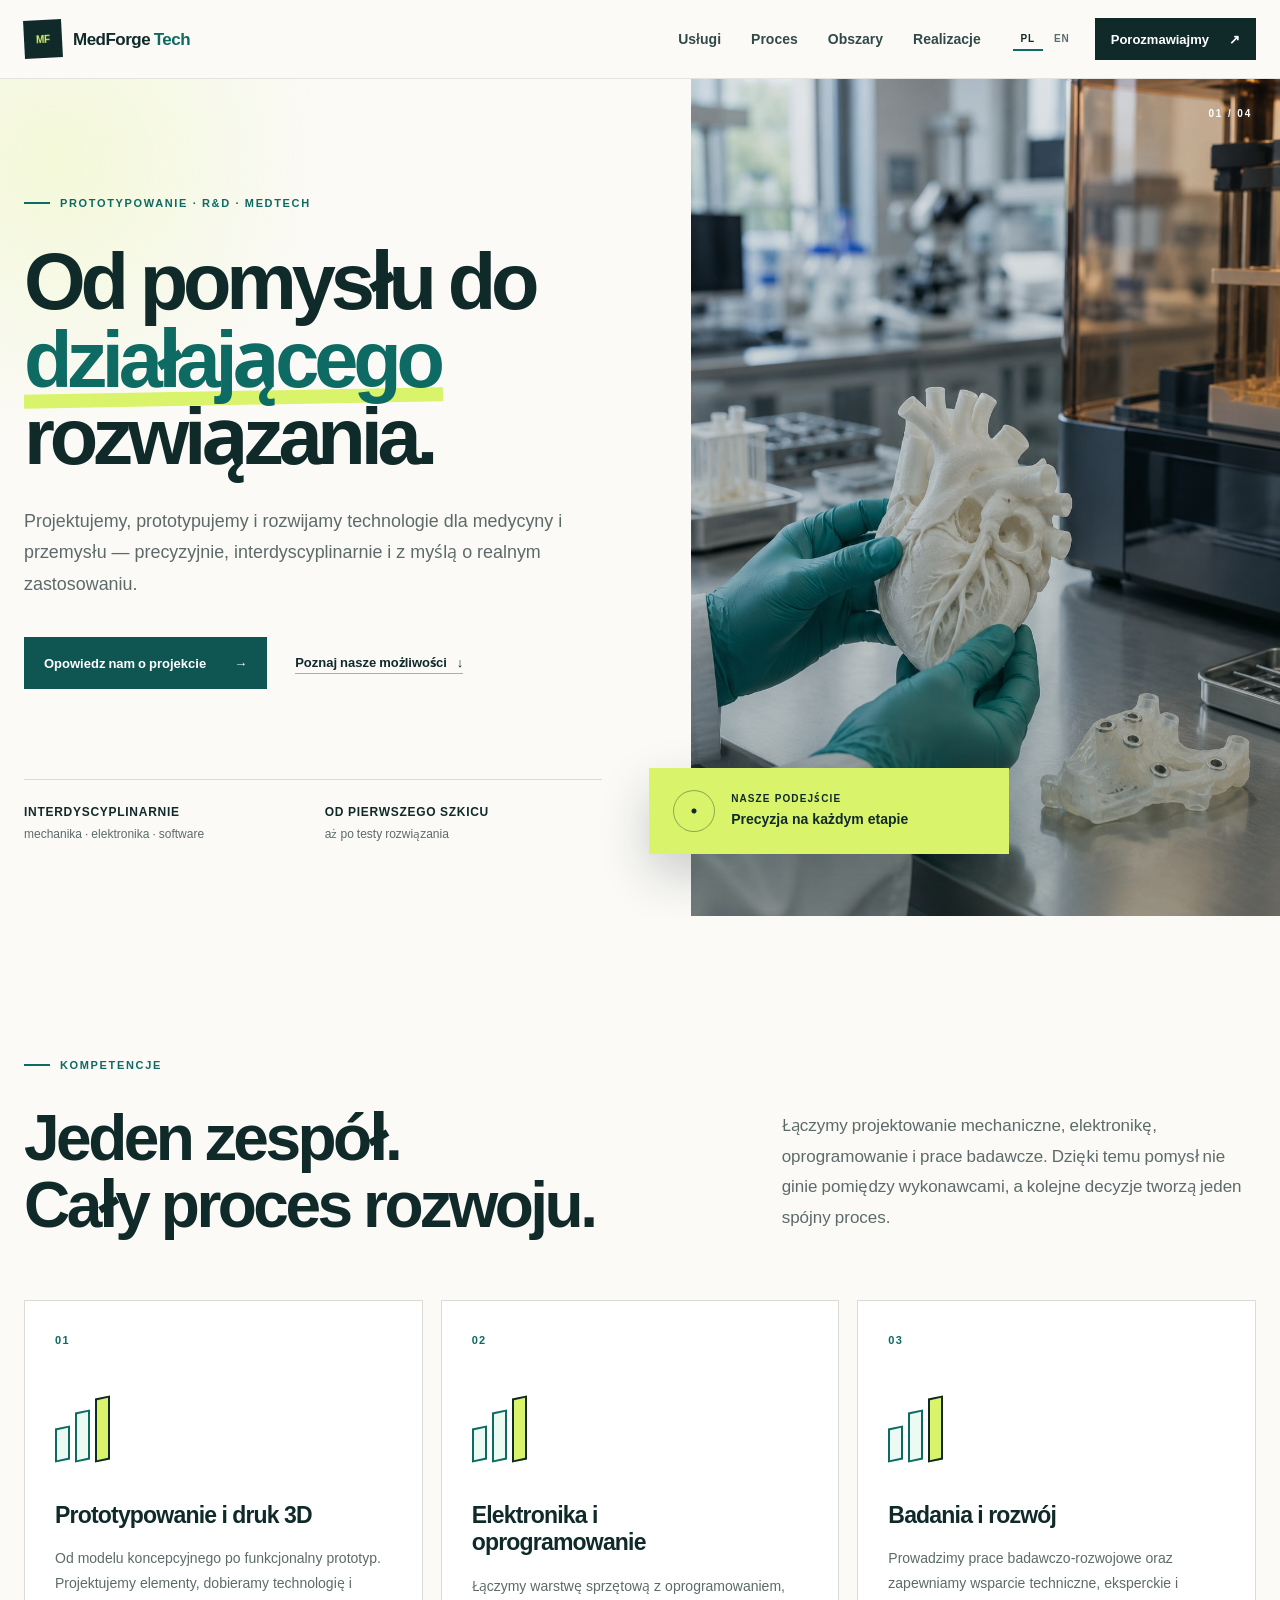
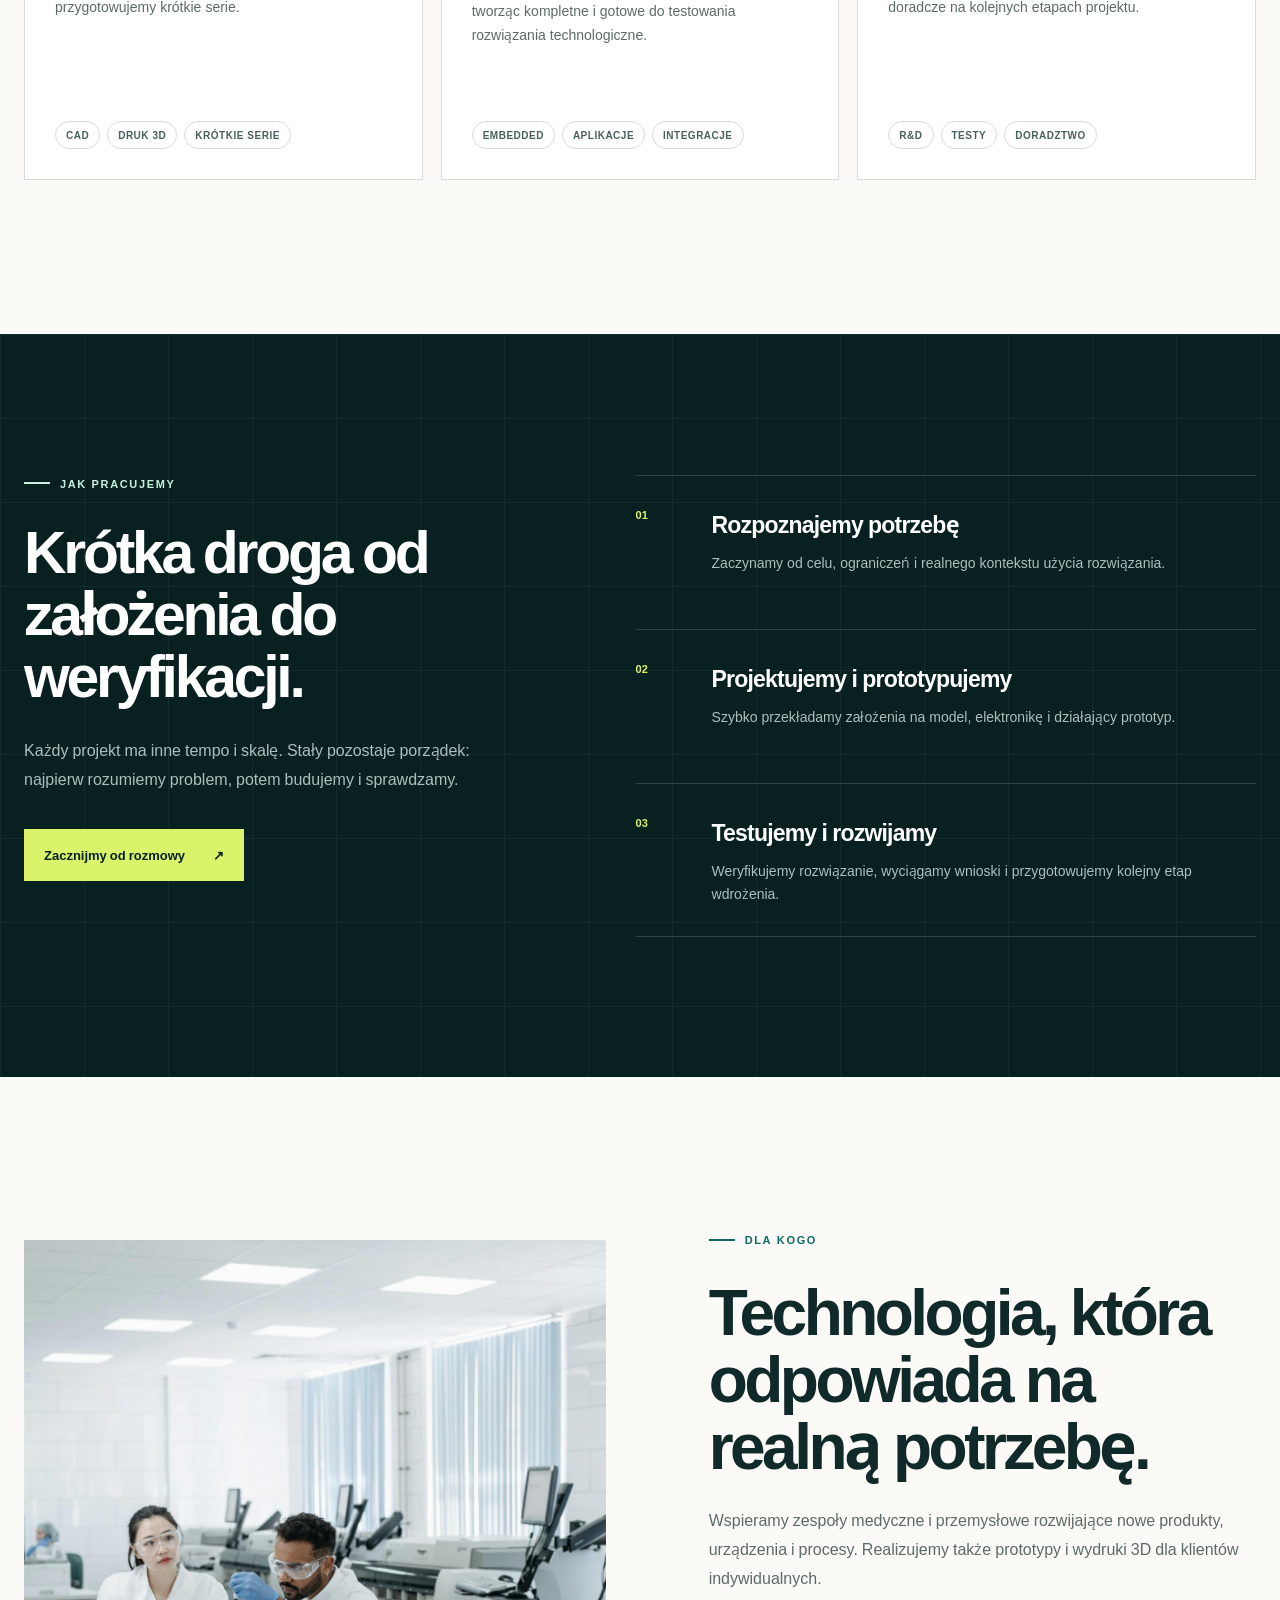
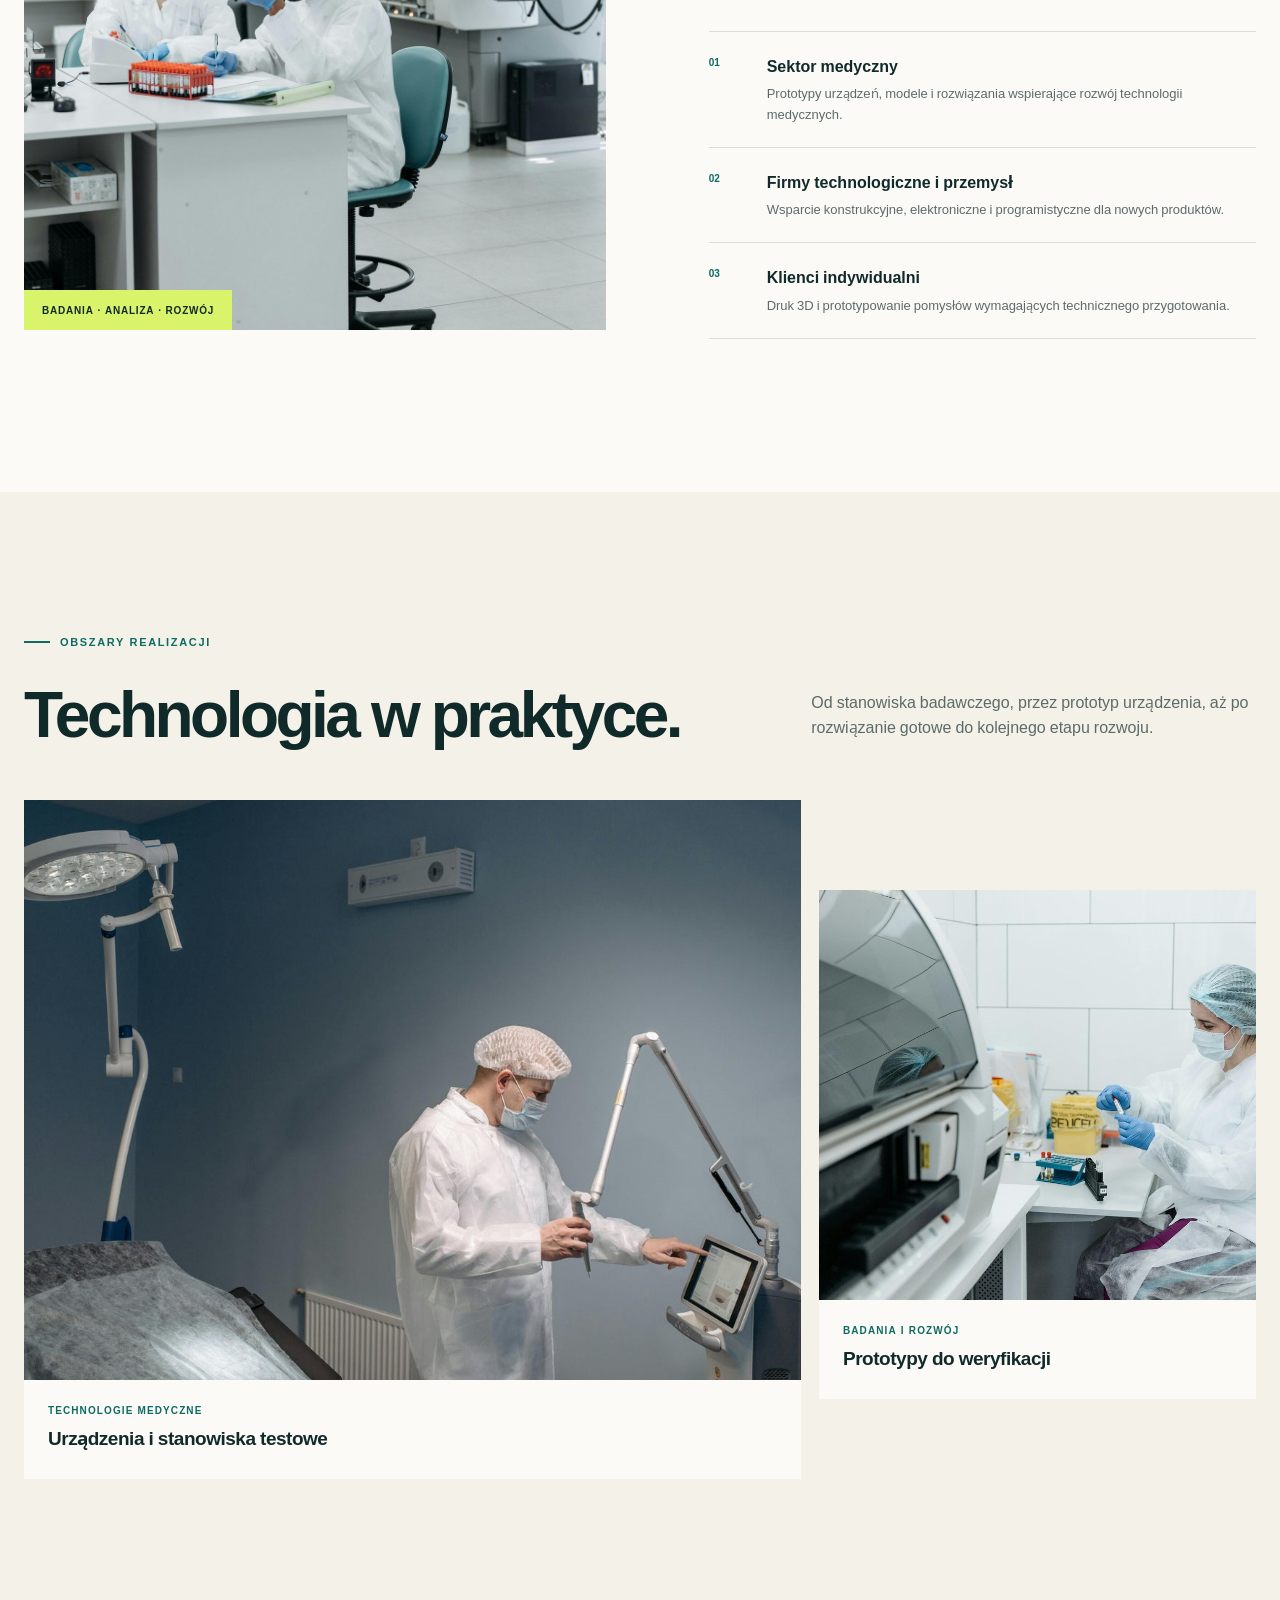
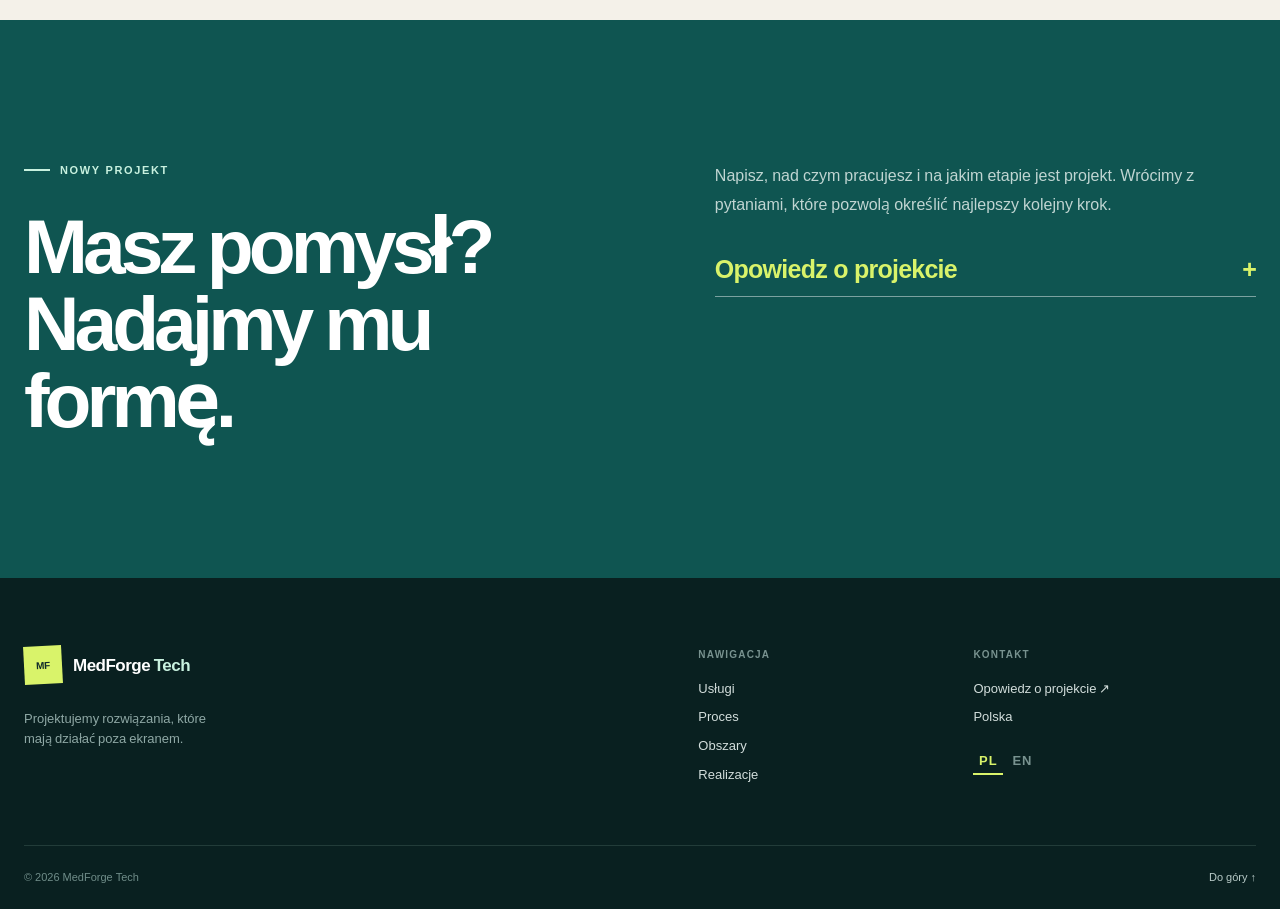
<file: index.html>
<!doctype html>

<html lang="pl">
  <head>
    <meta charset="utf-8">
    <meta name="viewport" content="width=device-width, initial-scale=1">
    <meta name="description" content="Projektowanie prototypów, druk 3D, elektronika, oprogramowanie oraz prace badawczo-rozwojowe dla medycyny i przemysłu.">
    <title>MedForge Tech | Prototypowanie, R&amp;D i technologie medyczne</title>
    <link rel="icon" href="favicon.png" type="image/png">
    <link rel="alternate" hreflang="pl" href="index.html">
    <link rel="alternate" hreflang="en" href="en.html">
    <link rel="stylesheet" href="styles.css">
    <script src="contact-config.js" defer></script>
    <script src="script.js" defer></script>
    <script src="contact-form.js" type="module"></script>
  </head>
  <body>
    <a class="skip-link" href="#main">Przejdź do treści</a>

    <header class="site-header">
      <div class="nav-shell">
        <a class="brand" href="#top" aria-label="MedForge Tech — strona główna">
          <span class="brand-mark" aria-hidden="true">MF</span>
          <span class="brand-name">MedForge <strong>Tech</strong></span>
        </a>

        <nav class="desktop-nav" aria-label="Główna nawigacja">
          <a href="#uslugi">Usługi</a>
          <a href="#proces">Proces</a>
          <a href="#obszary">Obszary</a>
          <a href="#portfolio">Realizacje</a>
        </nav>

        <div class="header-actions">
          <div class="language-switch" aria-label="Wybór języka">
            <a class="is-active" href="index.html" lang="pl" aria-current="page">PL</a>
            <a href="en.html" lang="en">EN</a>
          </div>
          <a class="header-cta" href="#kontakt">Porozmawiajmy <span aria-hidden="true">↗</span></a>
        </div>

        <details class="mobile-menu">
          <summary aria-label="Otwórz menu">Menu</summary>
          <nav aria-label="Nawigacja mobilna">
            <a href="#uslugi">Usługi</a>
            <a href="#proces">Proces</a>
            <a href="#obszary">Obszary</a>
            <a href="#portfolio">Realizacje</a>
            <a href="#kontakt">Kontakt</a>
            <div class="mobile-language"><span>Język</span><a class="is-active" href="index.html" lang="pl" aria-current="page">PL</a><a href="en.html" lang="en">EN</a></div>
          </nav>
        </details>
      </div>
    </header>

    <main id="main">
      <section class="hero" id="top">
        <div class="hero-copy">
          <p class="eyebrow"><span></span> Prototypowanie · R&amp;D · Medtech</p>
          <h1>Od pomysłu do <em>działającego</em> rozwiązania.</h1>
          <p class="hero-lead">Projektujemy, prototypujemy i rozwijamy technologie dla medycyny i przemysłu — precyzyjnie, interdyscyplinarnie i z myślą o realnym zastosowaniu.</p>
          <div class="hero-actions">
            <a class="button button-primary" href="#kontakt">Opowiedz nam o projekcie <span aria-hidden="true">→</span></a>
            <a class="text-link" href="#uslugi">Poznaj nasze możliwości <span aria-hidden="true">↓</span></a>
          </div>
          <div class="hero-notes" aria-label="Najważniejsze cechy">
            <div><strong>Interdyscyplinarnie</strong><span>mechanika · elektronika · software</span></div>
            <div><strong>Od pierwszego szkicu</strong><span>aż po testy rozwiązania</span></div>
          </div>
        </div>

        <div class="hero-visual">
          <div class="hero-image-wrap">
            <img src="images/hero-medical-3d.jpg" alt="Inżynier biomedyczny oglądający wydrukowany w 3D model anatomiczny serca przy profesjonalnej drukarce żywicznej" width="1024" height="1536">
          </div>
          <div class="precision-card">
            <span class="precision-icon" aria-hidden="true"></span>
            <div><span>Nasze podejście</span><strong>Precyzja na każdym etapie</strong></div>
          </div>
          <div class="hero-index" aria-hidden="true">01 / 04</div>
        </div>
      </section>

      <section class="intro-section section-shell" id="uslugi">
        <div class="section-heading">
          <p class="eyebrow dark"><span></span> Kompetencje</p>
          <h2>Jeden zespół.<br>Cały proces rozwoju.</h2>
        </div>
        <p class="section-intro">Łączymy projektowanie mechaniczne, elektronikę, oprogramowanie i prace badawcze. Dzięki temu pomysł nie ginie pomiędzy wykonawcami, a kolejne decyzje tworzą jeden spójny proces.</p>
      </section>

      <section class="services-grid section-shell" aria-label="Zakres usług">
        <article class="service-card">
          <span class="service-number">01</span>
          <div class="service-symbol" aria-hidden="true"><i></i><i></i><i></i></div>
          <h3>Prototypowanie i druk 3D</h3>
          <p>Od modelu koncepcyjnego po funkcjonalny prototyp. Projektujemy elementy, dobieramy technologię i przygotowujemy krótkie serie.</p>
          <ul aria-label="Obszary prototypowania"><li>CAD</li><li>Druk 3D</li><li>Krótkie serie</li></ul>
        </article>

        <article class="service-card">
          <span class="service-number">02</span>
          <div class="service-symbol" aria-hidden="true"><i></i><i></i><i></i></div>
          <h3>Elektronika i oprogramowanie</h3>
          <p>Łączymy warstwę sprzętową z oprogramowaniem, tworząc kompletne i gotowe do testowania rozwiązania technologiczne.</p>
          <ul aria-label="Obszary elektroniki"><li>Embedded</li><li>Aplikacje</li><li>Integracje</li></ul>
        </article>

        <article class="service-card">
          <span class="service-number">03</span>
          <div class="service-symbol" aria-hidden="true"><i></i><i></i><i></i></div>
          <h3>Badania i rozwój</h3>
          <p>Prowadzimy prace badawczo-rozwojowe oraz zapewniamy wsparcie techniczne, eksperckie i doradcze na kolejnych etapach projektu.</p>
          <ul aria-label="Obszary badań"><li>R&amp;D</li><li>Testy</li><li>Doradztwo</li></ul>
        </article>
      </section>

      <section class="process-section" id="proces">
        <div class="process-inner section-shell">
          <div class="process-heading">
            <p class="eyebrow light"><span></span> Jak pracujemy</p>
            <h2>Krótka droga od założenia do weryfikacji.</h2>
            <p>Każdy projekt ma inne tempo i skalę. Stały pozostaje porządek: najpierw rozumiemy problem, potem budujemy i sprawdzamy.</p>
            <a class="button button-light" href="#kontakt">Zacznijmy od rozmowy <span aria-hidden="true">↗</span></a>
          </div>
          <ol class="process-list">
            <li><span>01</span><div><h3>Rozpoznajemy potrzebę</h3><p>Zaczynamy od celu, ograniczeń i realnego kontekstu użycia rozwiązania.</p></div></li>
            <li><span>02</span><div><h3>Projektujemy i prototypujemy</h3><p>Szybko przekładamy założenia na model, elektronikę i działający prototyp.</p></div></li>
            <li><span>03</span><div><h3>Testujemy i rozwijamy</h3><p>Weryfikujemy rozwiązanie, wyciągamy wnioski i przygotowujemy kolejny etap wdrożenia.</p></div></li>
          </ol>
        </div>
      </section>

      <section class="audience-section section-shell" id="obszary">
        <div class="audience-image">
          <img src="images/research.jpg" alt="Zespół prowadzący prace badawcze w laboratorium" width="1200" height="1800" loading="lazy">
          <span class="image-label">Badania · analiza · rozwój</span>
        </div>
        <div class="audience-copy">
          <p class="eyebrow dark"><span></span> Dla kogo</p>
          <h2>Technologia, która odpowiada na realną potrzebę.</h2>
          <p>Wspieramy zespoły medyczne i przemysłowe rozwijające nowe produkty, urządzenia i procesy. Realizujemy także prototypy i wydruki 3D dla klientów indywidualnych.</p>
          <div class="audience-points">
            <div><span>01</span><div><strong>Sektor medyczny</strong><p>Prototypy urządzeń, modele i rozwiązania wspierające rozwój technologii medycznych.</p></div></div>
            <div><span>02</span><div><strong>Firmy technologiczne i przemysł</strong><p>Wsparcie konstrukcyjne, elektroniczne i programistyczne dla nowych produktów.</p></div></div>
            <div><span>03</span><div><strong>Klienci indywidualni</strong><p>Druk 3D i prototypowanie pomysłów wymagających technicznego przygotowania.</p></div></div>
          </div>
        </div>
      </section>

      <section class="portfolio-section" id="portfolio">
        <div class="portfolio-head section-shell">
          <div><p class="eyebrow dark"><span></span> Obszary realizacji</p><h2>Technologia w praktyce.</h2></div>
          <p>Od stanowiska badawczego, przez prototyp urządzenia, aż po rozwiązanie gotowe do kolejnego etapu rozwoju.</p>
        </div>
        <div class="portfolio-grid section-shell">
          <article class="project-card project-large">
            <div class="project-image"><img src="images/prototyping.jpg" alt="Specjalista obsługujący urządzenie medyczne" width="1200" height="800" loading="lazy"></div>
            <div class="project-meta"><span>Technologie medyczne</span><strong>Urządzenia i stanowiska testowe</strong></div>
          </article>
          <article class="project-card">
            <div class="project-image"><img src="images/electronics.jpg" alt="Praca laboratoryjna z wykorzystaniem aparatury diagnostycznej" width="1200" height="800" loading="lazy"></div>
            <div class="project-meta"><span>Badania i rozwój</span><strong>Prototypy do weryfikacji</strong></div>
          </article>
        </div>
      </section>

      <section class="contact-section" id="kontakt">
        <div class="contact-inner section-shell">
          <div><p class="eyebrow light"><span></span> Nowy projekt</p><h2>Masz pomysł?<br>Nadajmy mu formę.</h2></div>
          <div class="contact-copy">
            <p>Napisz, nad czym pracujesz i na jakim etapie jest projekt. Wrócimy z pytaniami, które pozwolą określić najlepszy kolejny krok.</p>
            <details class="contact-panel" id="contact-form-panel">
              <summary class="contact-toggle">Opowiedz o projekcie <span aria-hidden="true">+</span></summary>
              <form class="contact-form" id="contact-form" aria-label="Formularz kontaktowy" aria-describedby="contact-note">
                <fieldset class="contact-fields">
                  <legend class="visually-hidden">Twoje dane i wiadomość</legend>
                  <div class="contact-field-row">
                    <div class="contact-field">
                      <label for="contact-name">Imię</label>
                      <input id="contact-name" name="name" type="text" autocomplete="name" maxlength="100" required>
                    </div>
                    <div class="contact-field">
                      <label for="contact-email">E-mail</label>
                      <input id="contact-email" name="email" type="email" autocomplete="email" maxlength="254" required>
                    </div>
                  </div>
                  <div class="contact-field">
                    <label for="contact-message">Wiadomość</label>
                    <textarea id="contact-message" name="message" rows="6" maxlength="5000" placeholder="Co chcesz stworzyć i na jakim etapie jesteś?" required></textarea>
                  </div>
                </fieldset>
                <p class="contact-note" id="contact-note">Podaj adres, na który możemy odpowiedzieć w sprawie Twojego projektu.</p>
                <div class="contact-verification" id="contact-verification"></div>
                <button class="button button-light contact-submit" id="contact-submit" type="submit" disabled>Wyślij wiadomość</button>
                <p class="contact-status" id="contact-status" data-state="error" role="status" aria-live="polite" aria-atomic="true">Formularz jest chwilowo niedostępny. Spróbuj ponownie później.</p>
                <noscript><p class="contact-note">Aby wysłać formularz, włącz JavaScript w przeglądarce.</p></noscript>
              </form>
            </details>
          </div>
        </div>
      </section>
    </main>

    <footer class="site-footer">
      <div class="footer-main section-shell">
        <div class="footer-brand">
          <a class="brand brand-light" href="#top" aria-label="MedForge Tech — do góry"><span class="brand-mark">MF</span><span class="brand-name">MedForge <strong>Tech</strong></span></a>
          <p>Projektujemy rozwiązania, które<br>mają działać poza ekranem.</p>
        </div>
        <div class="footer-column"><span>Nawigacja</span><a href="#uslugi">Usługi</a><a href="#proces">Proces</a><a href="#obszary">Obszary</a><a href="#portfolio">Realizacje</a></div>
        <div class="footer-column"><span>Kontakt</span><a href="#kontakt">Opowiedz o projekcie ↗</a><p>Polska</p><div class="footer-language"><a class="is-active" href="index.html" lang="pl" aria-current="page">PL</a><a href="en.html" lang="en">EN</a></div></div>
      </div>
      <div class="footer-bottom section-shell"><span>© <span id="current-year">2026</span> MedForge Tech</span><a href="#top">Do góry <span aria-hidden="true">↑</span></a></div>
    </footer>
  </body>
</html>
</file>
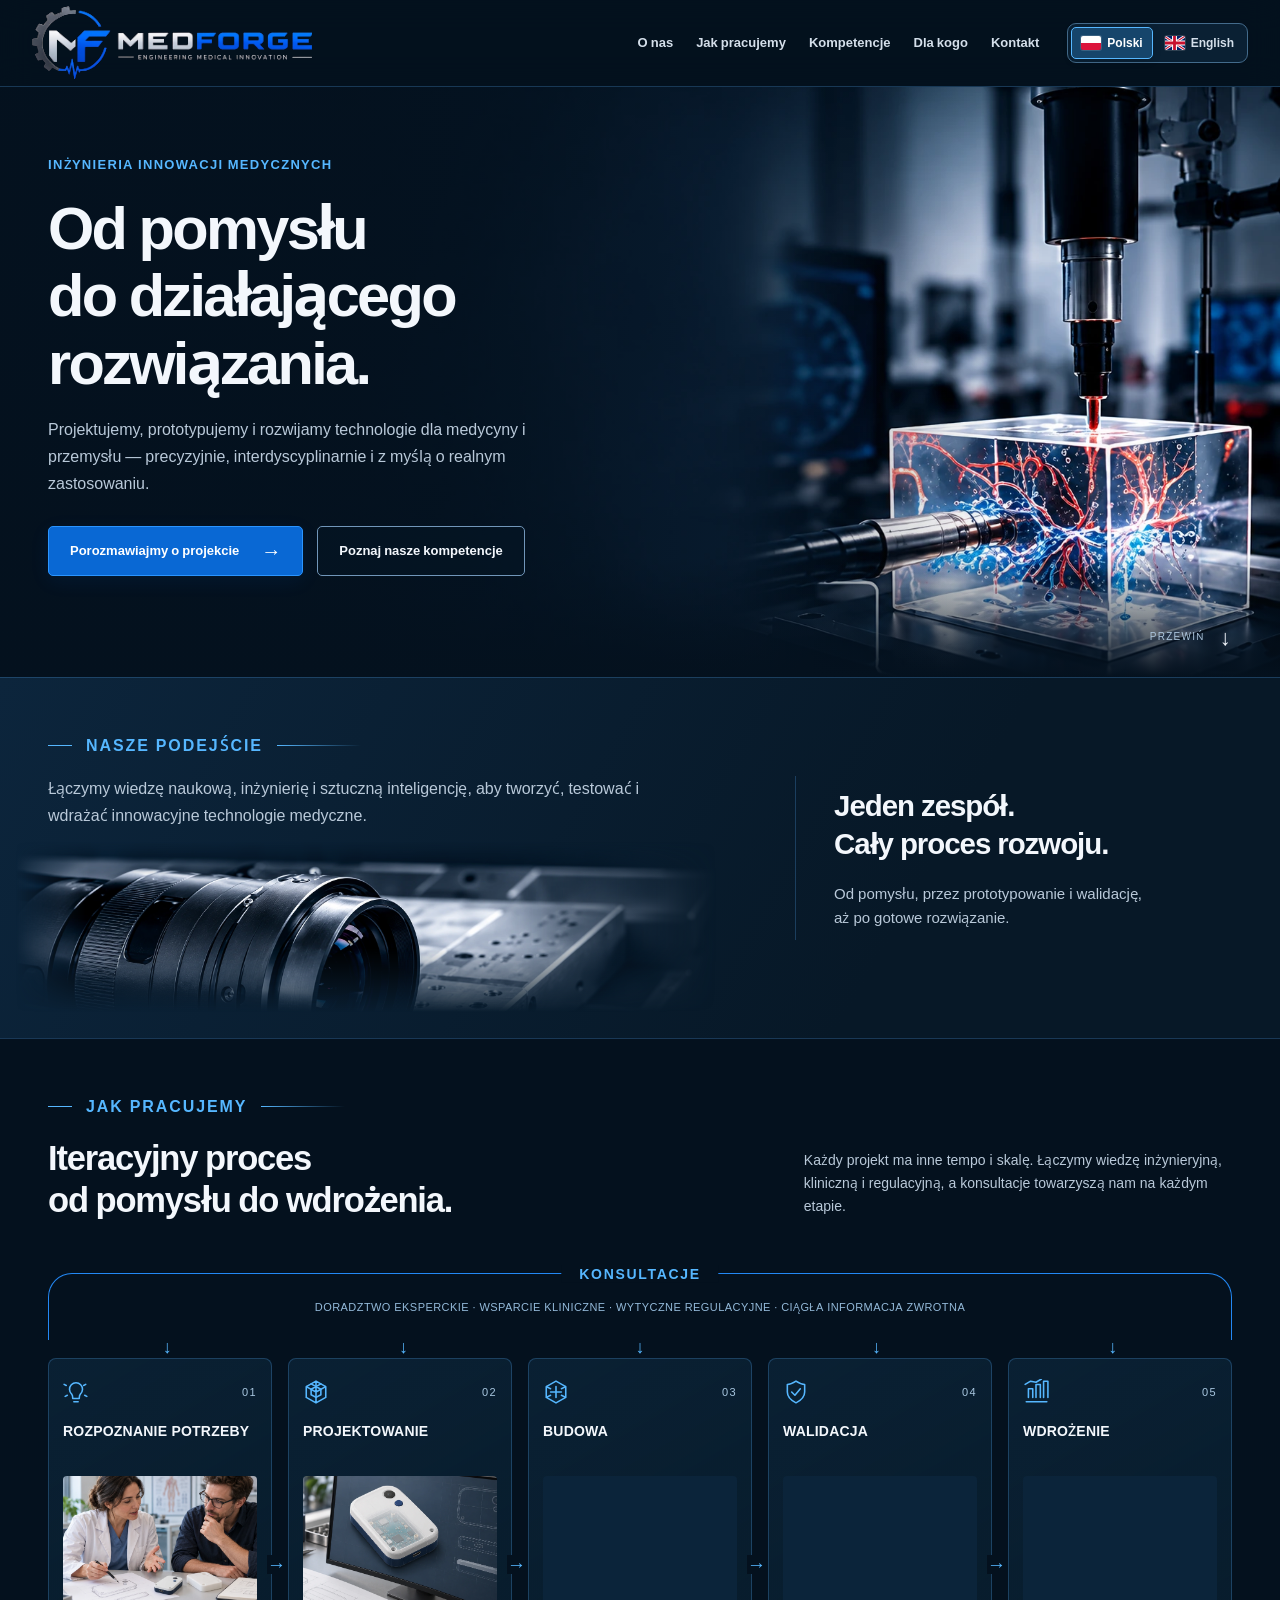
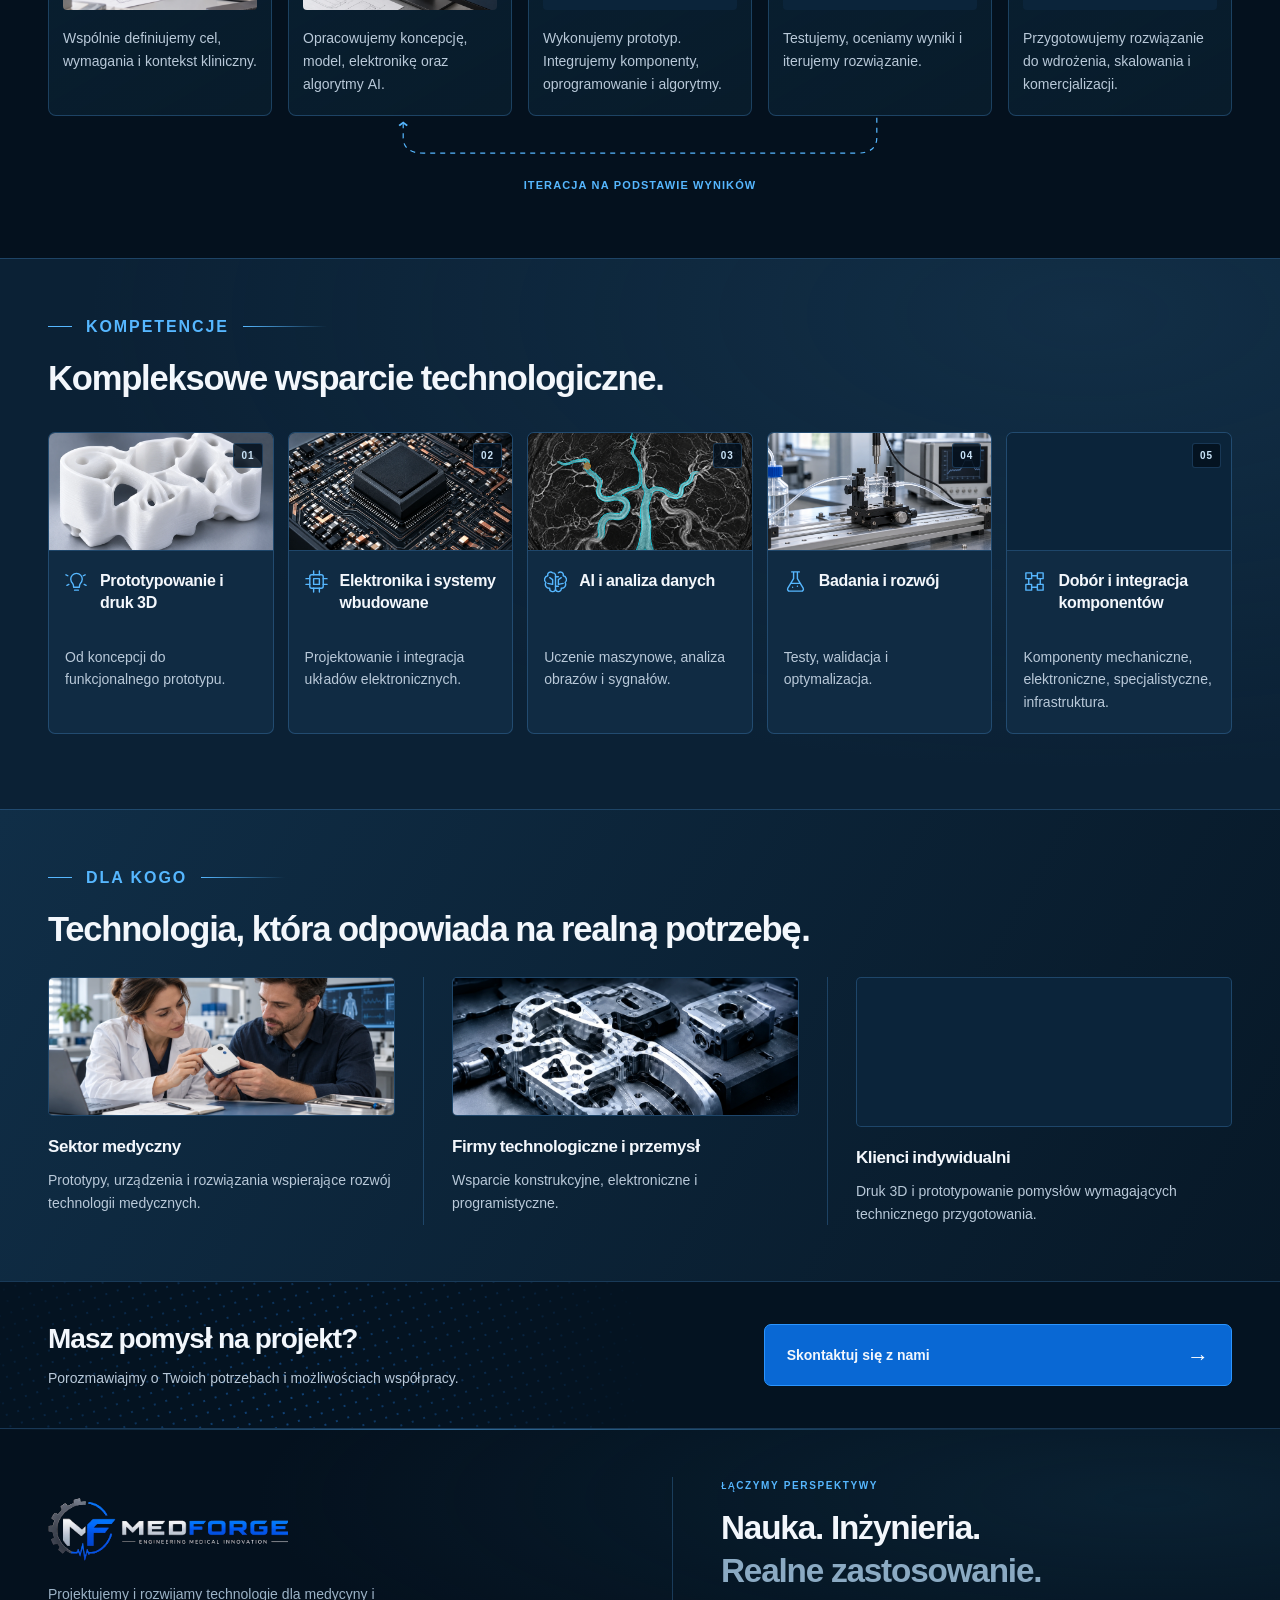
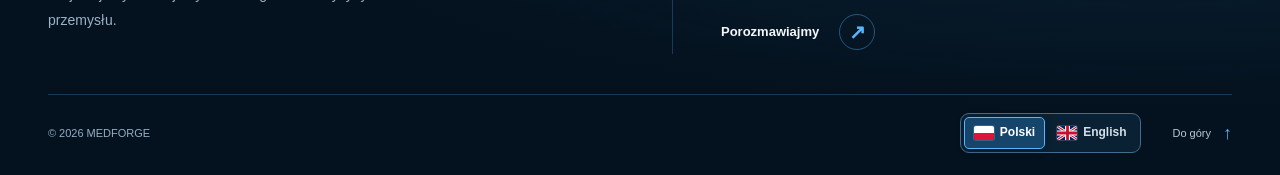
<file: public/index.html>
<!doctype html>
<html lang="pl">
  <head>
    <meta charset="utf-8">
    <meta name="viewport" content="width=device-width, initial-scale=1">
    <meta name="theme-color" content="#071827">
    <meta name="description" content="Projektujemy, prototypujemy i rozwijamy technologie dla medycyny i przemysłu — precyzyjnie, interdyscyplinarnie i z myślą o realnym zastosowaniu.">
    <title>MEDFORGE | Od pomysłu do działającego rozwiązania</title>
    <link rel="canonical" href="https://medforge.tech/">
    <link rel="alternate" hreflang="pl" href="https://medforge.tech/">
    <link rel="alternate" hreflang="en" href="https://medforge.tech/en.html">
    <meta property="og:type" content="website">
    <meta property="og:site_name" content="MEDFORGE">
    <meta property="og:title" content="MEDFORGE | Od pomysłu do działającego rozwiązania">
    <meta property="og:description" content="Projektujemy, prototypujemy i rozwijamy technologie dla medycyny i przemysłu.">
    <meta property="og:url" content="https://medforge.tech/">
    <meta property="og:locale" content="pl_PL">
    <meta property="og:image" content="https://medforge.tech/images/hero-lab-hq.webp">
    <meta property="og:image:alt" content="Koncepcyjna wizualizacja medycznego stanowiska inżynierskiego MEDFORGE">
    <link rel="icon" href="favicon.ico?v=20261028" sizes="16x16 32x32 48x48 64x64">
    <link rel="icon" href="favicon.png?v=20261028" type="image/png" sizes="64x64">
    <link rel="preload" href="fonts/open-sans-v18-latin-ext_latin-regular.woff2" as="font" type="font/woff2" crossorigin>
    <link rel="stylesheet" href="styles.css?v=20261028-2">
    <link rel="stylesheet" href="layout.css?v=20261028-2">
    <script src="contact-config.js" defer></script>
    <script src="script.js" defer></script>
    <script src="capabilities.js" defer></script>
    <script src="contact-form.js" type="module"></script>
  </head>
  <body class="reference-layout">
    <a class="skip-link" href="#main">Przejdź do treści</a>
    <svg class="svg-definitions" xmlns="http://www.w3.org/2000/svg" aria-hidden="true">
      <defs>
        <filter id="logo-background" color-interpolation-filters="sRGB"><feColorMatrix type="matrix" values="1 0 0 0 0  0 1 0 0 0  0 0 1 0 0  3 3 3 0 -0.9"/></filter>
        <symbol id="icon-discover" viewBox="0 0 24 24"><path d="M9 18h6m-5 3h4M8 14a6 6 0 1 1 8 0c-1 1-1 2-1 4H9c0-2 0-3-1-4ZM3 6 1 5m20 0-2 1M4 15l-2 1m18-1 2 1"/></symbol>
        <symbol id="icon-design" viewBox="0 0 24 24"><path d="m12 2 9 5v10l-9 5-9-5V7Zm0 0v10m9-5-9 5-9-5m9 5v10"/><path d="m7.5 4.5 9 5v5l-4.5 2.5-4.5-2.5v-5l9-5"/></symbol>
        <symbol id="icon-build" viewBox="0 0 24 24"><path d="m12 2 9 5v10l-9 5-9-5V7Zm0 5v10m-5-5h10M3 7l4 2m14-2-4 2M3 17l4-2m14 2-4-2"/></symbol>
        <symbol id="icon-validate" viewBox="0 0 24 24"><path d="M12 2c3 2 6 3 8 3v7c0 5-4 8-8 10-4-2-8-5-8-10V5c2 0 5-1 8-3Z"/><path d="m8 12 3 3 5-6"/></symbol>
        <symbol id="icon-translate" viewBox="0 0 24 24"><path d="M3 21h19M5 17V9h4v8m3 0V5h4v12m3 0V2h4v15M2 5l5-3 5 1 5-3"/></symbol>
        <symbol id="icon-electronics" viewBox="0 0 24 24"><rect x="5" y="5" width="14" height="14" rx="2"/><path d="M9 9h6v6H9ZM9 1v4m6-4v4M9 19v4m6-4v4M1 9h4m-4 6h4M19 9h4m-4 6h4"/></symbol>
        <symbol id="icon-ai" viewBox="0 0 24 24"><path d="M9 3a3 3 0 0 0-5 3 4 4 0 0 0-2 7 4 4 0 0 0 4 6 3 3 0 0 0 6 1V5a3 3 0 0 0-3-2Zm6 0a3 3 0 0 1 5 3 4 4 0 0 1 2 7 4 4 0 0 1-4 6 3 3 0 0 1-6 1"/><path d="m6 8 3 2v5m-5-1 5 1m9-7-3 2v5m5-1-5 1M12 7h3m-3 10h3"/></symbol>
        <symbol id="icon-research" viewBox="0 0 24 24"><path d="M8 2h8m-6 0v7L4 19a2 2 0 0 0 2 3h12a2 2 0 0 0 2-3L14 9V2M7 14h10M9 18h.01M14 17h.01"/></symbol>
        <symbol id="icon-integration" viewBox="0 0 24 24"><path d="M9 3H3v6h6Zm12 0h-6v6h6ZM9 15H3v6h6Zm12 0h-6v6h6ZM9 6h6M6 9v6m12-6v6m-9 3h6"/></symbol>
        <symbol id="icon-medical" viewBox="0 0 24 24"><path d="M9 3h6v6h6v6h-6v6H9v-6H3V9h6Z"/></symbol>
      </defs>
    </svg>

    <header class="site-header">
      <div class="nav-shell">
        <a class="brand" href="#top" aria-label="MEDFORGE — strona główna">
          <span class="brand-crop"><img src="images/logo.jpeg" alt="MEDFORGE — Engineering Medical Innovation" width="1600" height="533"></span>
        </a>
        <nav class="desktop-nav" aria-label="Nawigacja główna">
          <a href="#approach">O nas</a>
          <a href="#process">Jak pracujemy</a>
          <a href="#capabilities">Kompetencje</a>
          <a href="#audiences">Dla kogo</a>
          <a href="#contact">Kontakt</a>
        </nav>
        <div class="header-language">
          <nav class="language-switch" aria-label="Wybór języka">
            <a href="index.html" lang="pl" hreflang="pl" aria-current="page" title="Polski"><img class="language-flag" src="images/flag-pl.svg" alt="" width="20" height="14"><span class="language-name">Polski</span></a>
            <a href="en.html" lang="en" hreflang="en" title="English"><img class="language-flag" src="images/flag-gb.svg" alt="" width="20" height="14"><span class="language-name">English</span></a>
          </nav>
        </div>
        <details class="mobile-menu">
          <summary aria-label="Otwórz menu"><span>Menu</span><span class="menu-lines" aria-hidden="true"></span></summary>
          <nav aria-label="Nawigacja mobilna">
            <a href="#approach">O nas</a><a href="#process">Jak pracujemy</a><a href="#capabilities">Kompetencje</a><a href="#audiences">Dla kogo</a><a href="#contact">Kontakt</a>
          </nav>
        </details>
      </div>
    </header>

    <main id="main">
      <section class="hero" id="top" aria-labelledby="hero-title">
        <div class="hero-background" aria-hidden="true"><img src="images/hero-lab-hq.webp" alt="" width="1774" height="887" fetchpriority="high" decoding="async"></div>
        <div class="hero-grid section-shell">
          <div class="hero-copy">
            <p class="eyebrow">Inżynieria innowacji medycznych</p>
            <h1 id="hero-title">Od pomysłu<br>do działającego<br>rozwiązania.</h1>
            <p class="hero-lead">Projektujemy, prototypujemy i rozwijamy technologie dla medycyny i przemysłu — precyzyjnie, interdyscyplinarnie i z myślą o realnym zastosowaniu.</p>
            <div class="hero-actions">
              <a class="button button-primary" href="#contact">Porozmawiajmy o projekcie <span aria-hidden="true">→</span></a>
              <a class="button button-outline" href="#capabilities">Poznaj nasze kompetencje</a>
            </div>
          </div>

          <div class="hero-bottom"><a class="scroll-link" href="#approach">Przewiń <span aria-hidden="true">↓</span></a></div>
        </div>
      </section>

      <section class="approach-section section-pad" id="approach" aria-labelledby="approach-title">
        <div class="section-shell approach-grid">
          <div class="approach-intro">
            <p class="eyebrow">Nasze podejście</p>
            <p>Łączymy wiedzę naukową, inżynierię i sztuczną inteligencję, aby tworzyć, testować i wdrażać innowacyjne technologie medyczne.</p>
            <div class="media-frame"><img src="images/approach-engineering-hq.webp" alt="Wizualizacja precyzyjnego podzespołu optycznego na stanowisku inżynierskim" width="2172" height="724" loading="lazy" decoding="async"></div>
          </div>
          <div class="approach-copy">
            <h2 id="approach-title">Jeden zespół.<br>Cały proces rozwoju.</h2>
            <p>Od pomysłu, przez prototypowanie i walidację, aż po gotowe rozwiązanie.</p>
          </div>
        </div>
      </section>

      <section class="process-section section-pad" id="process" aria-labelledby="process-title">
        <div class="section-shell">
          <div class="section-heading split-heading">
            <div><p class="eyebrow">Jak pracujemy</p><h2 id="process-title">Iteracyjny proces<br>od pomysłu do wdrożenia.</h2></div>
            <p>Każdy projekt ma inne tempo i skalę. Łączymy wiedzę inżynieryjną, kliniczną i regulacyjną, a konsultacje towarzyszą nam na każdym etapie.</p>
          </div>
          <div class="process-diagram">
            <div class="consultation">
              <h3>Konsultacje</h3>
              <p>Doradztwo eksperckie · wsparcie kliniczne · wytyczne regulacyjne · ciągła informacja zwrotna</p>
              <div class="consultation-ticks" aria-hidden="true"><span>↓</span><span>↓</span><span>↓</span><span>↓</span><span>↓</span></div>
            </div>
            <ol class="process-grid">
              <li class="process-card">
                <div class="step-top"><svg class="icon" viewBox="0 0 24 24" aria-hidden="true"><use href="#icon-discover"/></svg><span class="step-number">01</span></div>
                <h3>Rozpoznanie potrzeby</h3>
                <div class="media-frame"><img src="images/process-discovery-v2.webp" alt="Wizualizacja koncepcyjna lekarza i inżyniera omawiających potrzebę oraz szkic urządzenia" width="1774" height="887" loading="lazy" decoding="async"></div>
                <p>Wspólnie definiujemy cel, wymagania i kontekst kliniczny.</p>
              </li>
              <li class="process-card">
                <div class="step-top"><svg class="icon" viewBox="0 0 24 24" aria-hidden="true"><use href="#icon-design"/></svg><span class="step-number">02</span></div>
                <h3>Projektowanie</h3>
                <div class="media-frame"><img src="images/process-design-v2.webp" alt="Wizualizacja koncepcyjna modelu CAD obudowy urządzenia pomiarowego" width="1774" height="887" loading="lazy" decoding="async"></div>
                <p>Opracowujemy koncepcję, model, elektronikę oraz algorytmy AI.</p>
              </li>
              <li class="process-card">
                <div class="step-top"><svg class="icon" viewBox="0 0 24 24" aria-hidden="true"><use href="#icon-build"/></svg><span class="step-number">03</span></div>
                <h3>Budowa</h3>
                <div class="media-frame"><img src="images/process-build-v2.webp" alt="Wizualizacja koncepcyjna montażu elektroniki w obudowie prototypu" width="1774" height="887" loading="lazy" decoding="async"></div>
                <p>Wykonujemy prototyp. Integrujemy komponenty, oprogramowanie i algorytmy.</p>
              </li>
              <li class="process-card">
                <div class="step-top"><svg class="icon" viewBox="0 0 24 24" aria-hidden="true"><use href="#icon-validate"/></svg><span class="step-number">04</span></div>
                <h3>Walidacja</h3>
                <div class="media-frame"><img src="images/process-validate-v2.webp" alt="Wizualizacja koncepcyjna testu funkcjonalnego prototypu z aparaturą pomiarową" width="1774" height="887" loading="lazy" decoding="async"></div>
                <p>Testujemy, oceniamy wyniki i iterujemy rozwiązanie.</p>
              </li>
              <li class="process-card">
                <div class="step-top"><svg class="icon" viewBox="0 0 24 24" aria-hidden="true"><use href="#icon-translate"/></svg><span class="step-number">05</span></div>
                <h3>Wdrożenie</h3>
                <div class="media-frame"><img src="images/process-translate-v2.webp" alt="Wizualizacja koncepcyjna gotowych urządzeń na stanowisku przygotowania do montażu" width="1774" height="887" loading="lazy" decoding="async"></div>
                <p>Przygotowujemy rozwiązanie do wdrożenia, skalowania i komercjalizacji.</p>
              </li>
            </ol>
            <div class="iteration">
              <svg class="iteration-path" viewBox="0 0 1000 70" preserveAspectRatio="none" aria-hidden="true"><defs><marker id="return-arrow" markerWidth="8" markerHeight="8" refX="4" refY="4" orient="auto"><path d="m1 1 3 3-3 3" fill="none" stroke="currentColor" stroke-width="1.4"/></marker></defs><path d="M700 2 V23 Q700 40 683 40 H317 Q300 40 300 23 V7" marker-end="url(#return-arrow)"/></svg>
              <p><span aria-hidden="true">↶</span> Iteracja na podstawie wyników</p>
            </div>
          </div>
        </div>
      </section>

      <section class="capabilities-section section-pad" id="capabilities" aria-labelledby="capabilities-title">
        <div class="section-shell">
          <div class="section-heading capabilities-heading">
            <div><p class="eyebrow">Kompetencje</p><h2 id="capabilities-title">Kompleksowe wsparcie technologiczne.</h2></div>
            <div class="capability-controls" hidden>
              <button class="capability-nav" type="button" data-direction="-1" aria-label="Poprzednie kompetencje" aria-controls="capability-carousel"><span aria-hidden="true">←</span></button>
              <button class="capability-nav" type="button" data-direction="1" aria-label="Następne kompetencje" aria-controls="capability-carousel"><span aria-hidden="true">→</span></button>
            </div>
          </div>
          <div class="capabilities-grid" id="capability-carousel" role="region" aria-label="Lista kompetencji" tabindex="0">
            <article class="capability-card">
              <span class="capability-number" aria-hidden="true">01</span>
              <div class="capability-heading"><svg class="icon" viewBox="0 0 24 24" aria-hidden="true"><use href="#icon-discover"/></svg><h3>Prototypowanie i druk 3D</h3></div>
              <div class="media-frame"><img src="images/capabilities-3d-printing-hq.webp" alt="Wizualizacja białego prototypu o złożonej geometrii do druku 3D" width="1538" height="1022" loading="lazy" decoding="async"></div>
              <div class="capability-body"><p>Od koncepcji do funkcjonalnego prototypu.</p></div>
            </article>
            <article class="capability-card">
              <span class="capability-number" aria-hidden="true">02</span>
              <div class="capability-heading"><svg class="icon" viewBox="0 0 24 24" aria-hidden="true"><use href="#icon-electronics"/></svg><h3>Elektronika i systemy wbudowane</h3></div>
              <div class="media-frame"><img src="images/capabilities-electronics-hq.webp" alt="Wizualizacja układu scalonego na płytce drukowanej" width="1536" height="1024" loading="lazy" decoding="async"></div>
              <div class="capability-body"><p>Projektowanie i integracja układów elektronicznych.</p></div>
            </article>
            <article class="capability-card">
              <span class="capability-number" aria-hidden="true">03</span>
              <div class="capability-heading"><svg class="icon" viewBox="0 0 24 24" aria-hidden="true"><use href="#icon-ai"/></svg><h3>AI i analiza danych</h3></div>
              <div class="media-frame"><img src="images/capabilities-ai-analysis-v2.webp" alt="Wizualizacja koncepcyjna segmentacji struktur naczyniowych na obrazie medycznym" width="1774" height="887" loading="lazy" decoding="async"></div>
              <div class="capability-body"><p>Uczenie maszynowe, analiza obrazów i sygnałów.</p></div>
            </article>
            <article class="capability-card">
              <span class="capability-number" aria-hidden="true">04</span>
              <div class="capability-heading"><svg class="icon" viewBox="0 0 24 24" aria-hidden="true"><use href="#icon-research"/></svg><h3>Badania i rozwój</h3></div>
              <div class="media-frame"><img src="images/capabilities-research-validation-v2.webp" alt="Wizualizacja koncepcyjna eksperymentalnego stanowiska badawczego z czujnikiem i komorą testową" width="1774" height="887" loading="lazy" decoding="async"></div>
              <div class="capability-body"><p>Testy, walidacja i optymalizacja.</p></div>
            </article>
            <article class="capability-card">
              <span class="capability-number" aria-hidden="true">05</span>
              <div class="capability-heading"><svg class="icon" viewBox="0 0 24 24" aria-hidden="true"><use href="#icon-integration"/></svg><h3>Dobór i integracja komponentów</h3></div>
              <div class="media-frame"><img src="images/capabilities-component-integration-v2.webp" alt="Wizualizacja koncepcyjna obudowy, elektroniki i czujnika urządzenia w widoku rozłożonym" width="1774" height="887" loading="lazy" decoding="async"></div>
              <div class="capability-body"><p>Komponenty mechaniczne, elektroniczne, specjalistyczne, infrastruktura.</p></div>
            </article>
          </div>
        </div>
      </section>

      <section class="audiences-section section-pad" id="audiences" aria-labelledby="audiences-title">
        <div class="section-shell">
          <div class="section-heading"><p class="eyebrow">Dla kogo</p><h2 id="audiences-title">Technologia, która odpowiada na realną potrzebę.</h2></div>
          <div class="audiences-grid">
            <article class="audience-card"><div class="media-frame"><img src="images/audiences-medical-v2.webp" alt="Wizualizacja koncepcyjna lekarza i inżyniera oceniających prototyp w pracowni medycznej" width="1983" height="793" loading="lazy" decoding="async"></div><h3>Sektor medyczny</h3><p>Prototypy, urządzenia i rozwiązania wspierające rozwój technologii medycznych.</p></article>
            <article class="audience-card"><div class="media-frame"><img src="images/audiences-industrial-hq.webp" alt="Wizualizacja precyzyjnych komponentów dla przemysłu" width="2006" height="784" loading="lazy" decoding="async"></div><h3>Firmy technologiczne i przemysł</h3><p>Wsparcie konstrukcyjne, elektroniczne i programistyczne.</p></article>
            <article class="audience-card"><div class="media-frame"><img src="images/audiences-individual-v2.webp" alt="Wizualizacja koncepcyjna dłoni z użytkowym elementem wydrukowanym w 3D obok szkicu i suwmiarki" width="1983" height="793" loading="lazy" decoding="async"></div><h3>Klienci indywidualni</h3><p>Druk 3D i prototypowanie pomysłów wymagających technicznego przygotowania.</p></article>
          </div>
        </div>
      </section>

      <section class="contact-section section-pad" id="contact" aria-labelledby="contact-title">
        <div class="contact-pattern" aria-hidden="true"></div>
        <div class="section-shell contact-grid">
          <div class="contact-copy"><h2 id="contact-title">Masz pomysł na projekt?</h2><p>Porozmawiajmy o Twoich potrzebach i możliwościach współpracy.</p></div>
          <details class="contact-panel" id="contact-form-panel">
            <summary class="contact-toggle">Skontaktuj się z nami <span aria-hidden="true">→</span></summary>
            <form class="contact-form" id="contact-form" aria-label="Formularz kontaktowy" aria-describedby="contact-note">
              <fieldset class="contact-fields">
                <legend class="visually-hidden">Twoje dane i wiadomość</legend>
                <div class="contact-field-row">
                  <div class="contact-field"><label for="contact-name">Imię</label><input id="contact-name" name="name" type="text" autocomplete="name" maxlength="100" required></div>
                  <div class="contact-field"><label for="contact-email">E-mail</label><input id="contact-email" name="email" type="email" autocomplete="email" maxlength="254" required></div>
                </div>
                <div class="contact-field"><label for="contact-message">Wiadomość</label><textarea id="contact-message" name="message" rows="5" maxlength="5000" placeholder="Co chcesz stworzyć i na jakim etapie jesteś?" required></textarea></div>
              </fieldset>
              <p class="contact-note" id="contact-note">Podaj adres, na który możemy odpowiedzieć w sprawie Twojego projektu.</p>
              <div class="contact-verification" id="contact-verification"></div>
              <button class="button button-primary contact-submit" id="contact-submit" type="submit" disabled>Wyślij wiadomość</button>
              <p class="contact-status" id="contact-status" data-state="error" role="status" aria-live="polite" aria-atomic="true">Formularz jest chwilowo niedostępny. Spróbuj ponownie później.</p>
              <noscript><p class="contact-note">Aby wysłać formularz, włącz JavaScript w przeglądarce.</p></noscript>
            </form>
          </details>
        </div>
      </section>
    </main>


    <footer class="site-footer">
      <div class="section-shell">
        <div class="footer-main">
          <div class="footer-identity">
            <a class="brand" href="#top" aria-label="MEDFORGE — do góry"><span class="brand-crop"><img src="images/logo.jpeg" alt="MEDFORGE — Engineering Medical Innovation" width="1600" height="533" loading="lazy"></span></a>
            <p>Projektujemy i rozwijamy technologie dla medycyny i przemysłu.</p>
          </div>
          <div class="footer-perspective">
            <p class="footer-kicker">Łączymy perspektywy</p>
            <p class="footer-statement">Nauka. Inżynieria.<br><span>Realne zastosowanie.</span></p>
            <a class="footer-contact" href="#contact">Porozmawiajmy <span aria-hidden="true">↗</span></a>
          </div>
        </div>
        <div class="footer-bottom">
          <span>© <span id="current-year">2026</span> MEDFORGE</span>
          <div class="footer-utilities">
            <nav class="language-switch" aria-label="Wybór języka">
              <a href="index.html" lang="pl" hreflang="pl" aria-current="page"><img class="language-flag" src="images/flag-pl.svg" alt="" width="20" height="14"><span class="language-name">Polski</span></a>
              <a href="en.html" lang="en" hreflang="en"><img class="language-flag" src="images/flag-gb.svg" alt="" width="20" height="14"><span class="language-name">English</span></a>
            </nav>
            <a class="footer-top" href="#top">Do góry <span aria-hidden="true">↑</span></a>
          </div>
        </div>
      </div>
    </footer>
  </body>
</html>
</file>
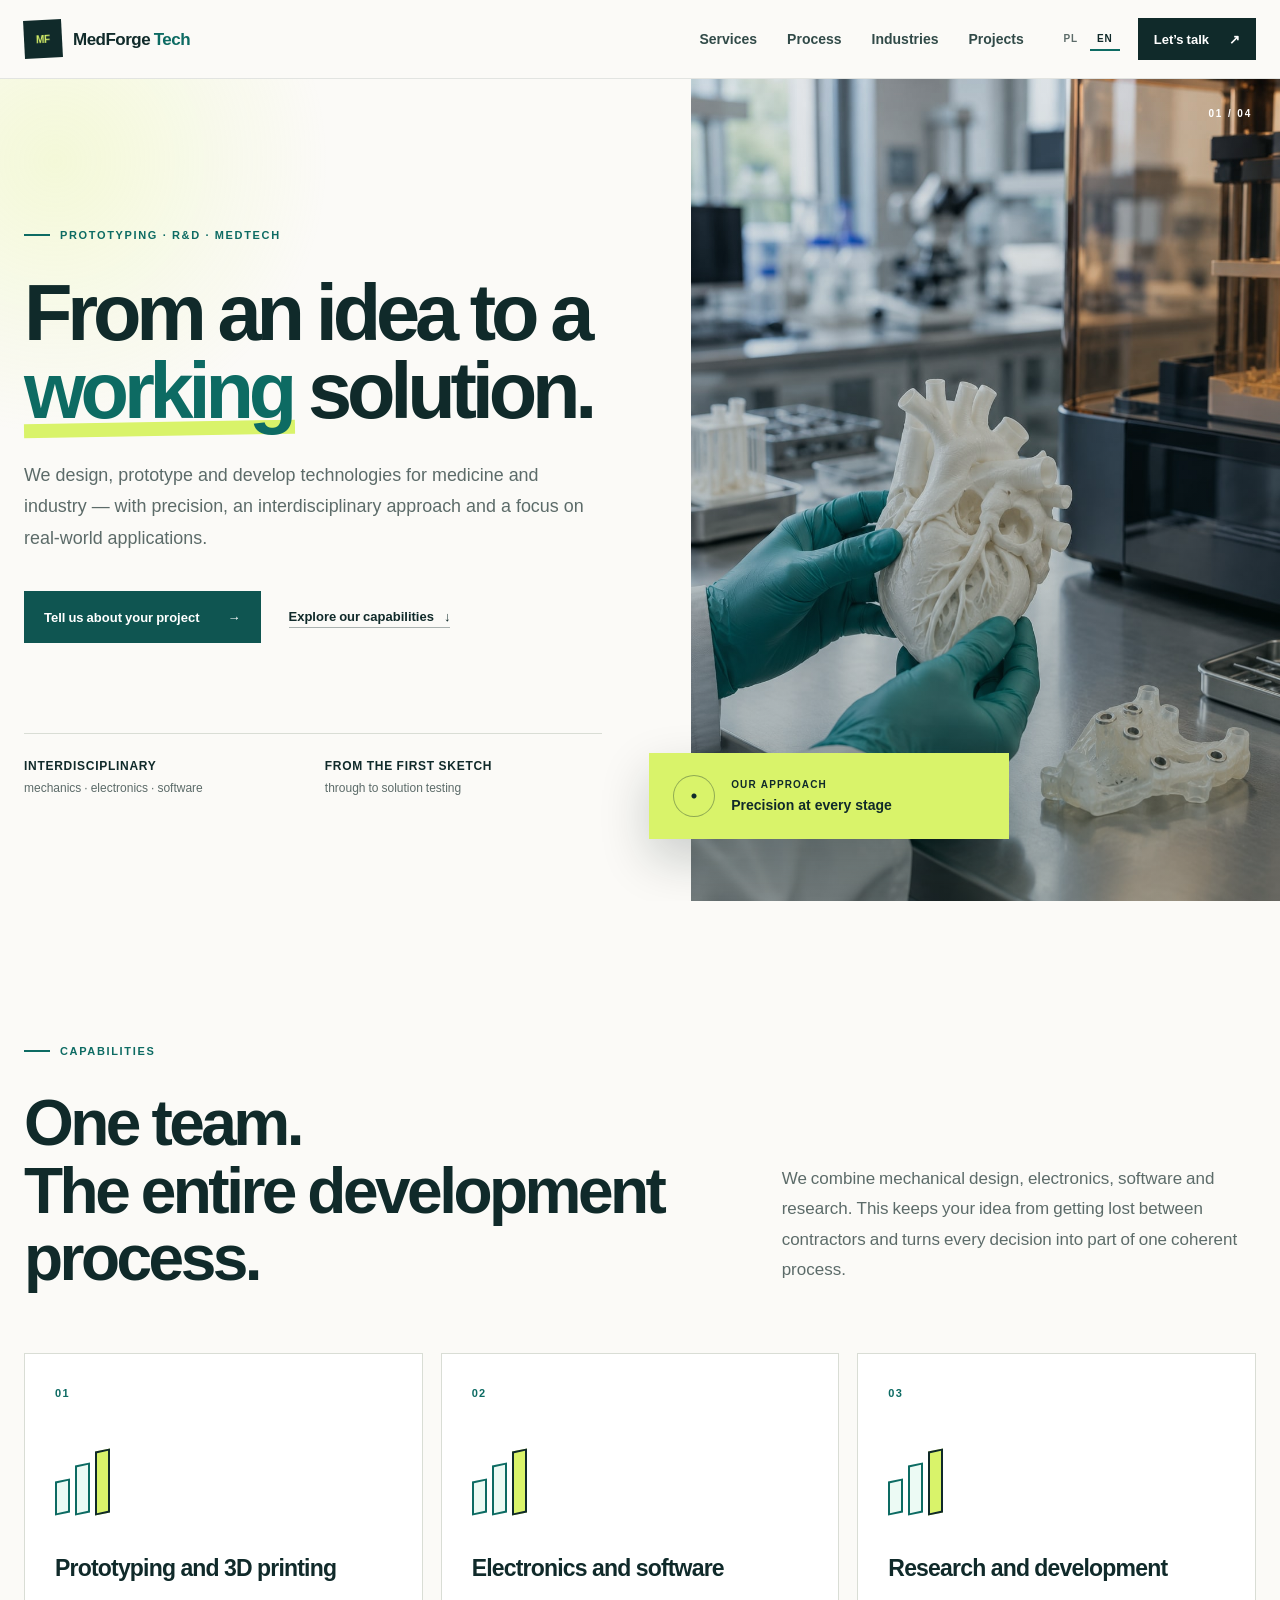
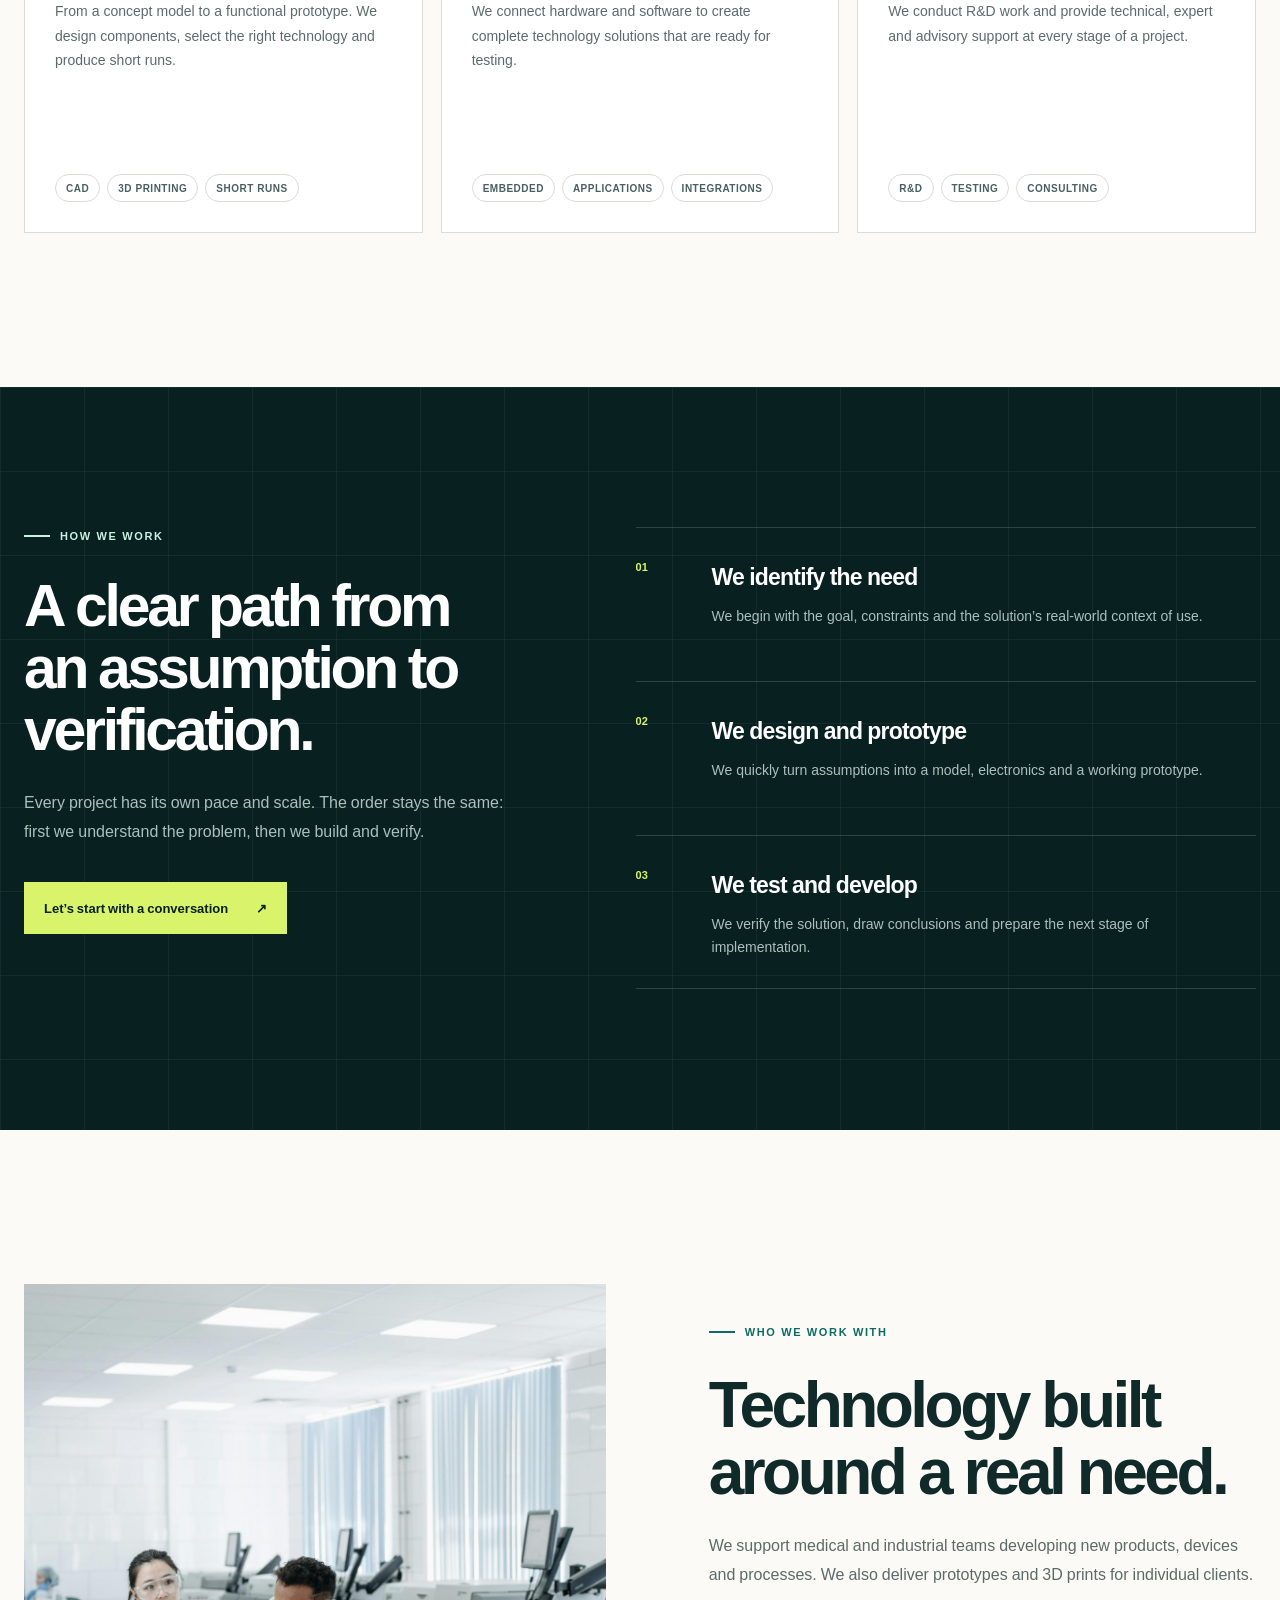
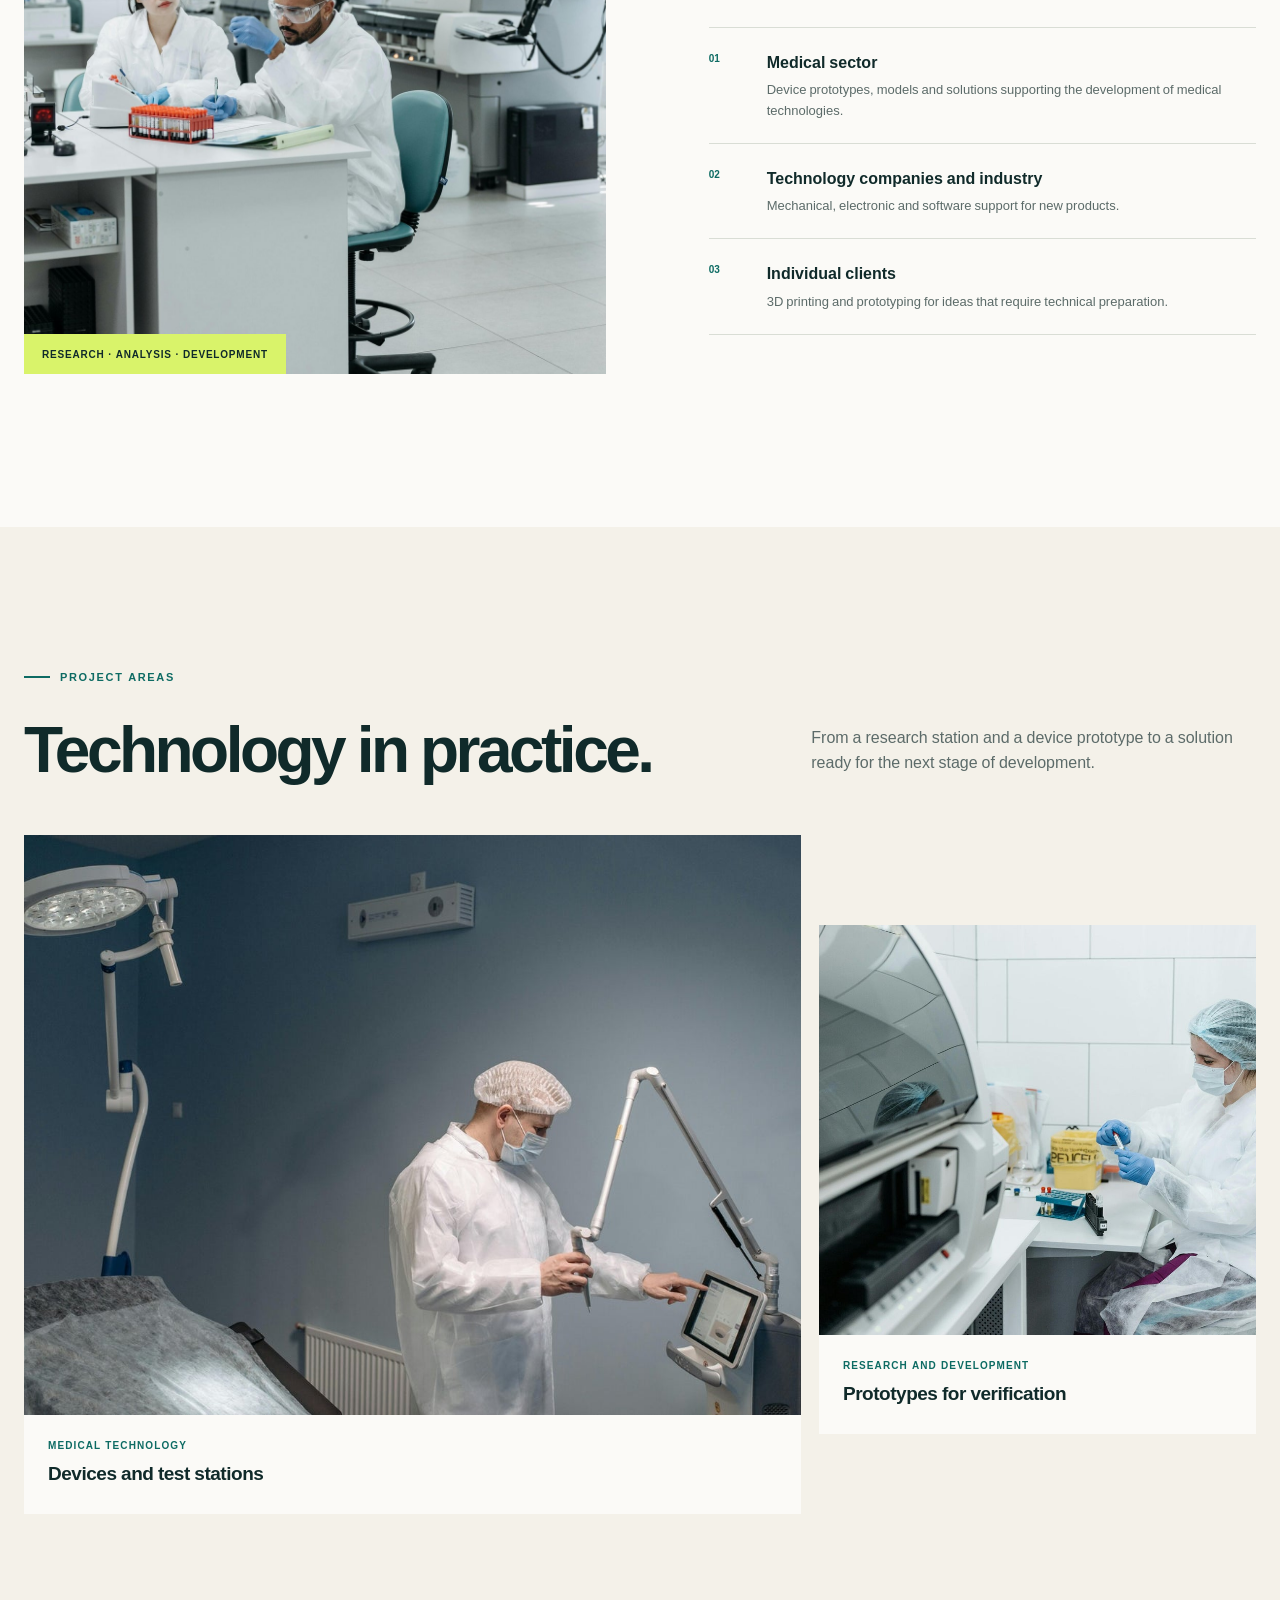
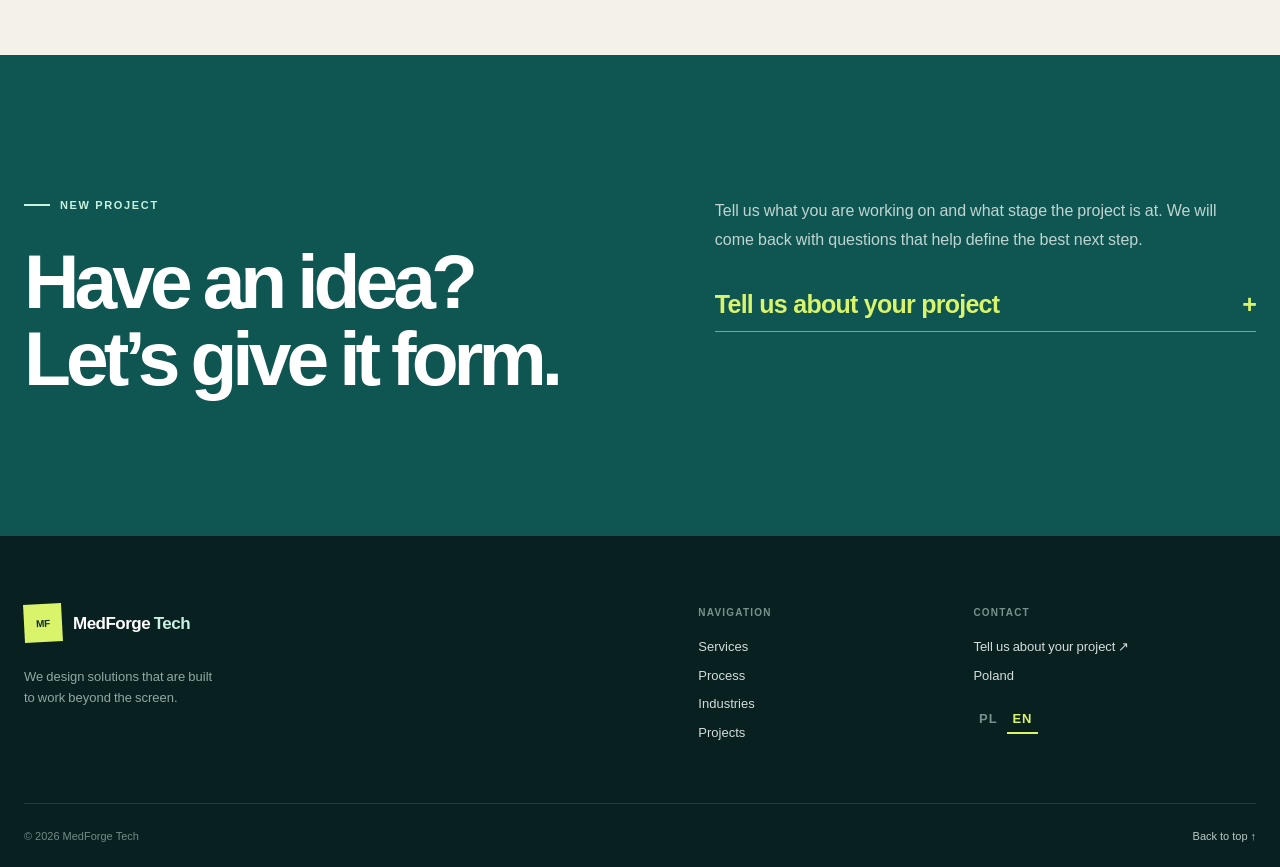
<file: en.html>
<!doctype html>
<html lang="en">
  <head>
    <meta charset="utf-8">
    <meta name="viewport" content="width=device-width, initial-scale=1">
    <meta name="description" content="Prototype design, 3D printing, electronics, software and R&amp;D services for medical technology and industry.">
    <title>MedForge Tech | Prototyping, R&amp;D and medical technology</title>
    <link rel="icon" href="favicon.png" type="image/png">
    <link rel="alternate" hreflang="pl" href="index.html">
    <link rel="alternate" hreflang="en" href="en.html">
    <link rel="stylesheet" href="styles.css">
    <script src="contact-config.js" defer></script>
    <script src="script.js" defer></script>
    <script src="contact-form.js" type="module"></script>
  </head>
  <body>
    <a class="skip-link" href="#main">Skip to content</a>

    <header class="site-header">
      <div class="nav-shell">
        <a class="brand" href="#top" aria-label="MedForge Tech — home page">
          <span class="brand-mark" aria-hidden="true">MF</span>
          <span class="brand-name">MedForge <strong>Tech</strong></span>
        </a>

        <nav class="desktop-nav" aria-label="Main navigation">
          <a href="#services">Services</a>
          <a href="#process">Process</a>
          <a href="#industries">Industries</a>
          <a href="#portfolio">Projects</a>
        </nav>

        <div class="header-actions">
          <div class="language-switch" aria-label="Language selection">
            <a href="index.html" lang="pl">PL</a>
            <a class="is-active" href="en.html" lang="en" aria-current="page">EN</a>
          </div>
          <a class="header-cta" href="#contact">Let’s talk <span aria-hidden="true">↗</span></a>
        </div>

        <details class="mobile-menu">
          <summary aria-label="Open menu">Menu</summary>
          <nav aria-label="Mobile navigation">
            <a href="#services">Services</a>
            <a href="#process">Process</a>
            <a href="#industries">Industries</a>
            <a href="#portfolio">Projects</a>
            <a href="#contact">Contact</a>
            <div class="mobile-language"><span>Language</span><a href="index.html" lang="pl">PL</a><a class="is-active" href="en.html" lang="en" aria-current="page">EN</a></div>
          </nav>
        </details>
      </div>
    </header>

    <main id="main">
      <section class="hero" id="top">
        <div class="hero-copy">
          <p class="eyebrow"><span></span> Prototyping · R&amp;D · Medtech</p>
          <h1>From an idea to a <em>working</em> solution.</h1>
          <p class="hero-lead">We design, prototype and develop technologies for medicine and industry — with precision, an interdisciplinary approach and a focus on real-world applications.</p>
          <div class="hero-actions">
            <a class="button button-primary" href="#contact">Tell us about your project <span aria-hidden="true">→</span></a>
            <a class="text-link" href="#services">Explore our capabilities <span aria-hidden="true">↓</span></a>
          </div>
          <div class="hero-notes" aria-label="Key strengths">
            <div><strong>Interdisciplinary</strong><span>mechanics · electronics · software</span></div>
            <div><strong>From the first sketch</strong><span>through to solution testing</span></div>
          </div>
        </div>

        <div class="hero-visual">
          <div class="hero-image-wrap">
            <img src="images/hero-medical-3d.jpg" alt="A biomedical engineer inspecting a 3D-printed anatomical heart model beside a professional resin printer" width="1024" height="1536">
          </div>
          <div class="precision-card">
            <span class="precision-icon" aria-hidden="true"></span>
            <div><span>Our approach</span><strong>Precision at every stage</strong></div>
          </div>
          <div class="hero-index" aria-hidden="true">01 / 04</div>
        </div>
      </section>

      <section class="intro-section section-shell" id="services">
        <div class="section-heading">
          <p class="eyebrow dark"><span></span> Capabilities</p>
          <h2>One team.<br>The entire development process.</h2>
        </div>
        <p class="section-intro">We combine mechanical design, electronics, software and research. This keeps your idea from getting lost between contractors and turns every decision into part of one coherent process.</p>
      </section>

      <section class="services-grid section-shell" aria-label="Our services">
        <article class="service-card">
          <span class="service-number">01</span>
          <div class="service-symbol" aria-hidden="true"><i></i><i></i><i></i></div>
          <h3>Prototyping and 3D printing</h3>
          <p>From a concept model to a functional prototype. We design components, select the right technology and produce short runs.</p>
          <ul aria-label="Prototyping areas"><li>CAD</li><li>3D printing</li><li>Short runs</li></ul>
        </article>

        <article class="service-card">
          <span class="service-number">02</span>
          <div class="service-symbol" aria-hidden="true"><i></i><i></i><i></i></div>
          <h3>Electronics and software</h3>
          <p>We connect hardware and software to create complete technology solutions that are ready for testing.</p>
          <ul aria-label="Electronics areas"><li>Embedded</li><li>Applications</li><li>Integrations</li></ul>
        </article>

        <article class="service-card">
          <span class="service-number">03</span>
          <div class="service-symbol" aria-hidden="true"><i></i><i></i><i></i></div>
          <h3>Research and development</h3>
          <p>We conduct R&amp;D work and provide technical, expert and advisory support at every stage of a project.</p>
          <ul aria-label="Research areas"><li>R&amp;D</li><li>Testing</li><li>Consulting</li></ul>
        </article>
      </section>

      <section class="process-section" id="process">
        <div class="process-inner section-shell">
          <div class="process-heading">
            <p class="eyebrow light"><span></span> How we work</p>
            <h2>A clear path from an assumption to verification.</h2>
            <p>Every project has its own pace and scale. The order stays the same: first we understand the problem, then we build and verify.</p>
            <a class="button button-light" href="#contact">Let’s start with a conversation <span aria-hidden="true">↗</span></a>
          </div>
          <ol class="process-list">
            <li><span>01</span><div><h3>We identify the need</h3><p>We begin with the goal, constraints and the solution’s real-world context of use.</p></div></li>
            <li><span>02</span><div><h3>We design and prototype</h3><p>We quickly turn assumptions into a model, electronics and a working prototype.</p></div></li>
            <li><span>03</span><div><h3>We test and develop</h3><p>We verify the solution, draw conclusions and prepare the next stage of implementation.</p></div></li>
          </ol>
        </div>
      </section>

      <section class="audience-section section-shell" id="industries">
        <div class="audience-image">
          <img src="images/research.jpg" alt="A team carrying out research work in a laboratory" width="1200" height="1800" loading="lazy">
          <span class="image-label">Research · analysis · development</span>
        </div>
        <div class="audience-copy">
          <p class="eyebrow dark"><span></span> Who we work with</p>
          <h2>Technology built around a real need.</h2>
          <p>We support medical and industrial teams developing new products, devices and processes. We also deliver prototypes and 3D prints for individual clients.</p>
          <div class="audience-points">
            <div><span>01</span><div><strong>Medical sector</strong><p>Device prototypes, models and solutions supporting the development of medical technologies.</p></div></div>
            <div><span>02</span><div><strong>Technology companies and industry</strong><p>Mechanical, electronic and software support for new products.</p></div></div>
            <div><span>03</span><div><strong>Individual clients</strong><p>3D printing and prototyping for ideas that require technical preparation.</p></div></div>
          </div>
        </div>
      </section>

      <section class="portfolio-section" id="portfolio">
        <div class="portfolio-head section-shell">
          <div><p class="eyebrow dark"><span></span> Project areas</p><h2>Technology in practice.</h2></div>
          <p>From a research station and a device prototype to a solution ready for the next stage of development.</p>
        </div>
        <div class="portfolio-grid section-shell">
          <article class="project-card project-large">
            <div class="project-image"><img src="images/prototyping.jpg" alt="A specialist operating a medical device" width="1200" height="800" loading="lazy"></div>
            <div class="project-meta"><span>Medical technology</span><strong>Devices and test stations</strong></div>
          </article>
          <article class="project-card">
            <div class="project-image"><img src="images/electronics.jpg" alt="Laboratory work using diagnostic equipment" width="1200" height="800" loading="lazy"></div>
            <div class="project-meta"><span>Research and development</span><strong>Prototypes for verification</strong></div>
          </article>
        </div>
      </section>

      <section class="contact-section" id="contact">
        <div class="contact-inner section-shell">
          <div><p class="eyebrow light"><span></span> New project</p><h2>Have an idea?<br>Let’s give it form.</h2></div>
          <div class="contact-copy">
            <p>Tell us what you are working on and what stage the project is at. We will come back with questions that help define the best next step.</p>
            <details class="contact-panel" id="contact-form-panel">
              <summary class="contact-toggle">Tell us about your project <span aria-hidden="true">+</span></summary>
              <form class="contact-form" id="contact-form" aria-label="Contact form" aria-describedby="contact-note">
                <fieldset class="contact-fields">
                  <legend class="visually-hidden">Your details and message</legend>
                  <div class="contact-field-row">
                    <div class="contact-field">
                      <label for="contact-name">Name</label>
                      <input id="contact-name" name="name" type="text" autocomplete="name" maxlength="100" required>
                    </div>
                    <div class="contact-field">
                      <label for="contact-email">Email</label>
                      <input id="contact-email" name="email" type="email" autocomplete="email" maxlength="254" required>
                    </div>
                  </div>
                  <div class="contact-field">
                    <label for="contact-message">Message</label>
                    <textarea id="contact-message" name="message" rows="6" maxlength="5000" placeholder="What would you like to build, and what stage are you at?" required></textarea>
                  </div>
                </fieldset>
                <p class="contact-note" id="contact-note">Enter the email address where we can reply about your project.</p>
                <div class="contact-verification" id="contact-verification"></div>
                <button class="button button-light contact-submit" id="contact-submit" type="submit" disabled>Send message</button>
                <p class="contact-status" id="contact-status" data-state="error" role="status" aria-live="polite" aria-atomic="true">The form is temporarily unavailable. Please try again later.</p>
                <noscript><p class="contact-note">Enable JavaScript in your browser to send the form.</p></noscript>
              </form>
            </details>
          </div>
        </div>
      </section>
    </main>

    <footer class="site-footer">
      <div class="footer-main section-shell">
        <div class="footer-brand">
          <a class="brand brand-light" href="#top" aria-label="MedForge Tech — back to top"><span class="brand-mark">MF</span><span class="brand-name">MedForge <strong>Tech</strong></span></a>
          <p>We design solutions that are built<br>to work beyond the screen.</p>
        </div>
        <div class="footer-column"><span>Navigation</span><a href="#services">Services</a><a href="#process">Process</a><a href="#industries">Industries</a><a href="#portfolio">Projects</a></div>
        <div class="footer-column"><span>Contact</span><a href="#contact">Tell us about your project ↗</a><p>Poland</p><div class="footer-language"><a href="index.html" lang="pl">PL</a><a class="is-active" href="en.html" lang="en" aria-current="page">EN</a></div></div>
      </div>
      <div class="footer-bottom section-shell"><span>© <span id="current-year">2026</span> MedForge Tech</span><a href="#top">Back to top <span aria-hidden="true">↑</span></a></div>
    </footer>
  </body>
</html>
</file>
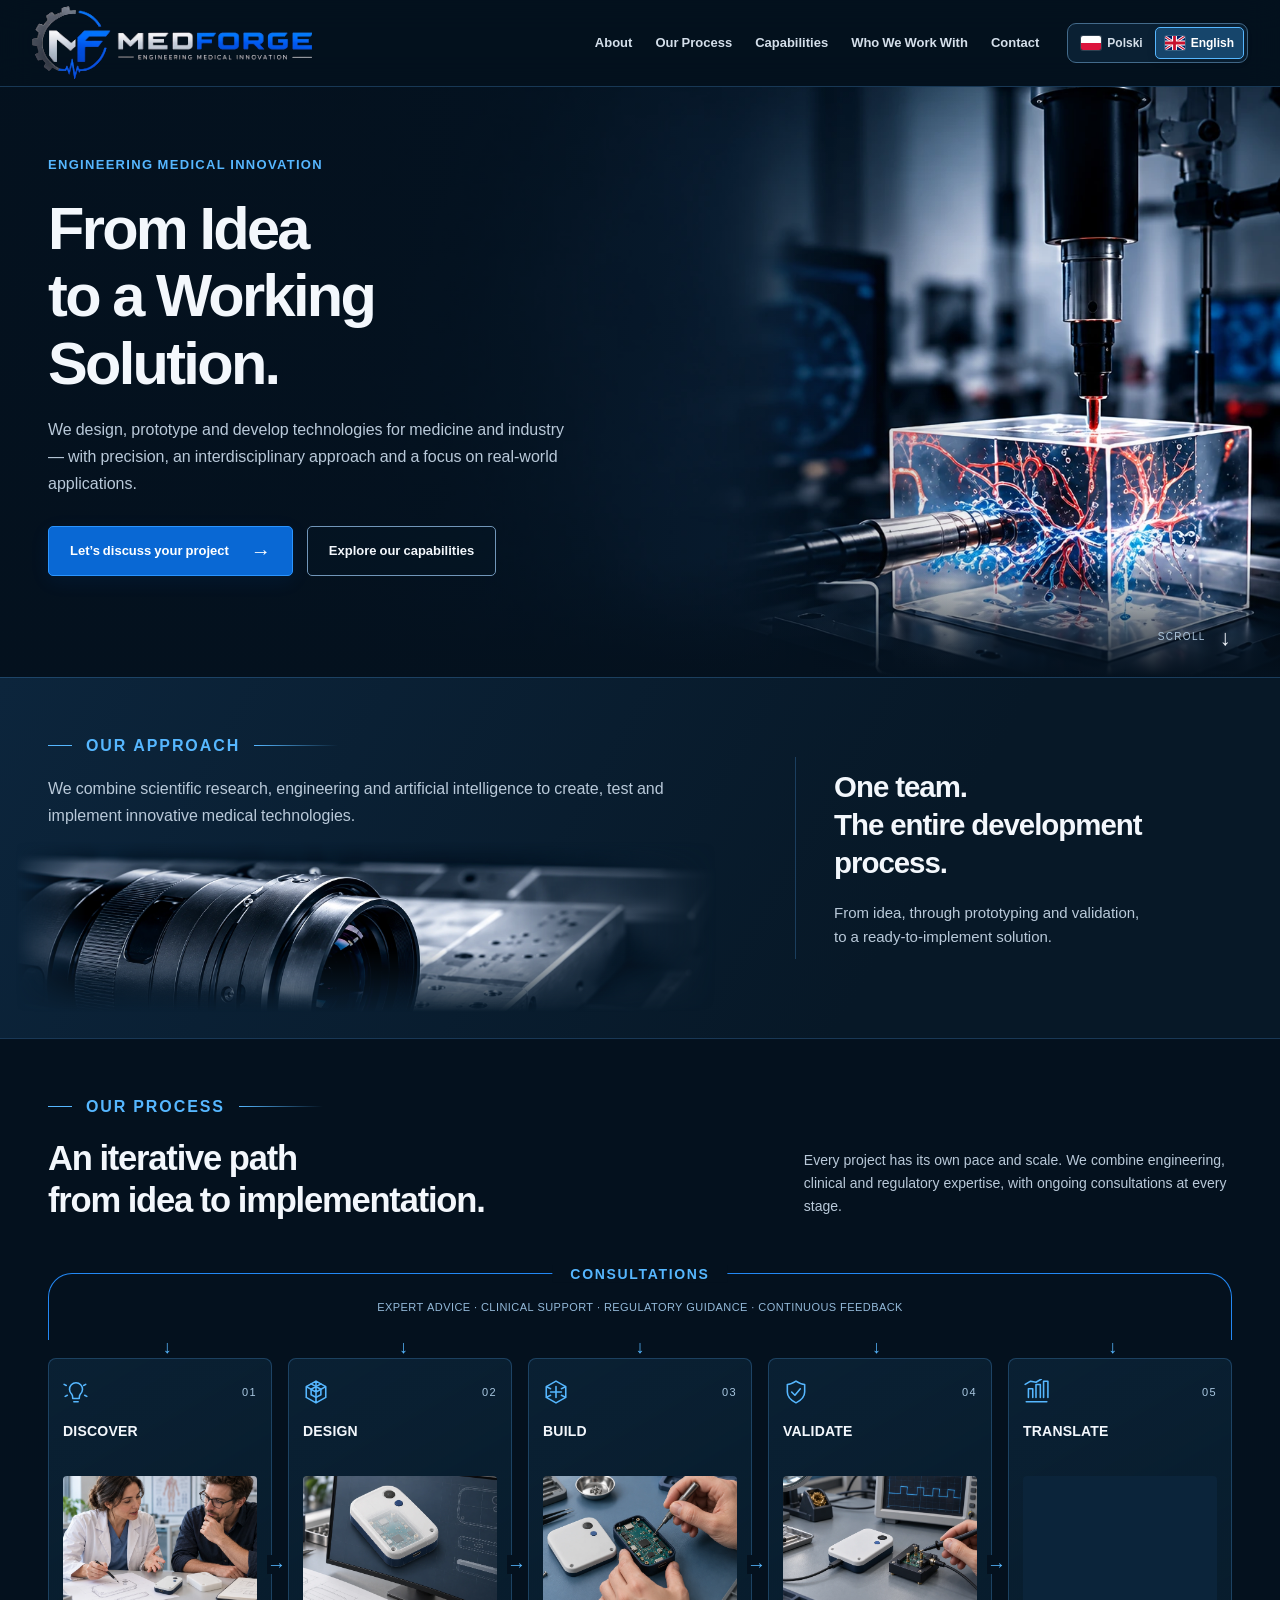
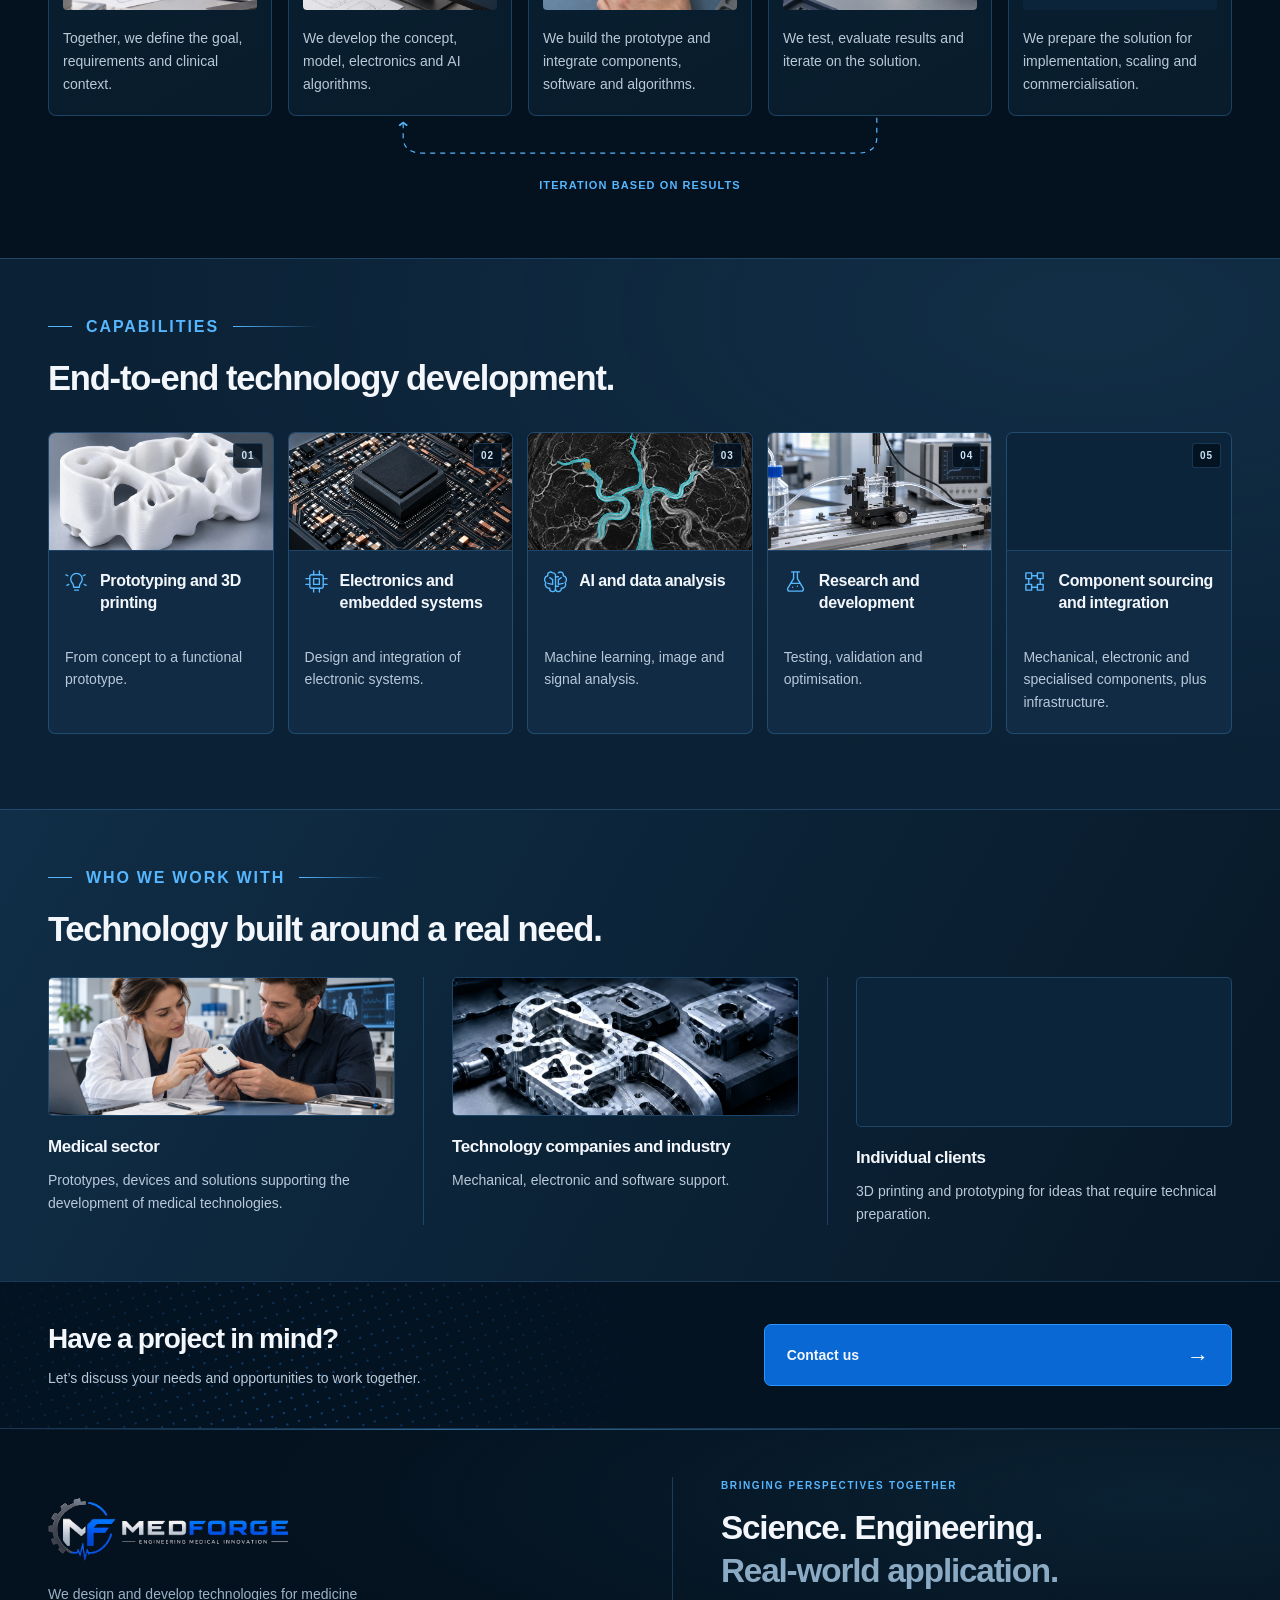
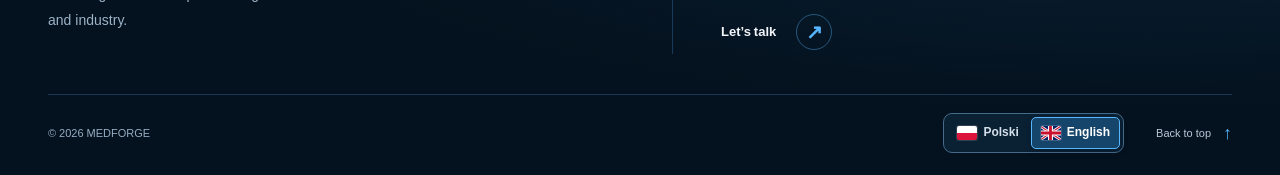
<file: public/en.html>
<!doctype html>
<html lang="en">
  <head>
    <meta charset="utf-8">
    <meta name="viewport" content="width=device-width, initial-scale=1">
    <meta name="theme-color" content="#071827">
    <meta name="description" content="We design, prototype and develop technologies for medicine and industry — with precision, an interdisciplinary approach and a focus on real-world applications.">
    <title>MEDFORGE | From Idea to a Working Solution</title>
    <link rel="canonical" href="https://medforge.tech/en.html">
    <link rel="alternate" hreflang="pl" href="https://medforge.tech/">
    <link rel="alternate" hreflang="en" href="https://medforge.tech/en.html">
    <meta property="og:type" content="website">
    <meta property="og:site_name" content="MEDFORGE">
    <meta property="og:title" content="MEDFORGE | From Idea to a Working Solution">
    <meta property="og:description" content="We design, prototype and develop technologies for medicine and industry.">
    <meta property="og:url" content="https://medforge.tech/en.html">
    <meta property="og:locale" content="en_GB">
    <meta property="og:image" content="https://medforge.tech/images/hero-lab-hq.webp">
    <meta property="og:image:alt" content="Concept visualisation of a MEDFORGE medical engineering laboratory">
    <link rel="icon" href="favicon.ico?v=20261028" sizes="16x16 32x32 48x48 64x64">
    <link rel="icon" href="favicon.png?v=20261028" type="image/png" sizes="64x64">
    <link rel="preload" href="fonts/open-sans-v18-latin-ext_latin-regular.woff2" as="font" type="font/woff2" crossorigin>
    <link rel="stylesheet" href="styles.css?v=20261028-2">
    <link rel="stylesheet" href="layout.css?v=20261028-2">
    <script src="contact-config.js" defer></script>
    <script src="script.js" defer></script>
    <script src="capabilities.js" defer></script>
    <script src="contact-form.js" type="module"></script>
  </head>
  <body class="reference-layout">
    <a class="skip-link" href="#main">Skip to content</a>
    <svg class="svg-definitions" xmlns="http://www.w3.org/2000/svg" aria-hidden="true">
      <defs>
        <filter id="logo-background" color-interpolation-filters="sRGB"><feColorMatrix type="matrix" values="1 0 0 0 0  0 1 0 0 0  0 0 1 0 0  3 3 3 0 -0.9"/></filter>
        <symbol id="icon-discover" viewBox="0 0 24 24"><path d="M9 18h6m-5 3h4M8 14a6 6 0 1 1 8 0c-1 1-1 2-1 4H9c0-2 0-3-1-4ZM3 6 1 5m20 0-2 1M4 15l-2 1m18-1 2 1"/></symbol>
        <symbol id="icon-design" viewBox="0 0 24 24"><path d="m12 2 9 5v10l-9 5-9-5V7Zm0 0v10m9-5-9 5-9-5m9 5v10"/><path d="m7.5 4.5 9 5v5l-4.5 2.5-4.5-2.5v-5l9-5"/></symbol>
        <symbol id="icon-build" viewBox="0 0 24 24"><path d="m12 2 9 5v10l-9 5-9-5V7Zm0 5v10m-5-5h10M3 7l4 2m14-2-4 2M3 17l4-2m14 2-4-2"/></symbol>
        <symbol id="icon-validate" viewBox="0 0 24 24"><path d="M12 2c3 2 6 3 8 3v7c0 5-4 8-8 10-4-2-8-5-8-10V5c2 0 5-1 8-3Z"/><path d="m8 12 3 3 5-6"/></symbol>
        <symbol id="icon-translate" viewBox="0 0 24 24"><path d="M3 21h19M5 17V9h4v8m3 0V5h4v12m3 0V2h4v15M2 5l5-3 5 1 5-3"/></symbol>
        <symbol id="icon-electronics" viewBox="0 0 24 24"><rect x="5" y="5" width="14" height="14" rx="2"/><path d="M9 9h6v6H9ZM9 1v4m6-4v4M9 19v4m6-4v4M1 9h4m-4 6h4M19 9h4m-4 6h4"/></symbol>
        <symbol id="icon-ai" viewBox="0 0 24 24"><path d="M9 3a3 3 0 0 0-5 3 4 4 0 0 0-2 7 4 4 0 0 0 4 6 3 3 0 0 0 6 1V5a3 3 0 0 0-3-2Zm6 0a3 3 0 0 1 5 3 4 4 0 0 1 2 7 4 4 0 0 1-4 6 3 3 0 0 1-6 1"/><path d="m6 8 3 2v5m-5-1 5 1m9-7-3 2v5m5-1-5 1M12 7h3m-3 10h3"/></symbol>
        <symbol id="icon-research" viewBox="0 0 24 24"><path d="M8 2h8m-6 0v7L4 19a2 2 0 0 0 2 3h12a2 2 0 0 0 2-3L14 9V2M7 14h10M9 18h.01M14 17h.01"/></symbol>
        <symbol id="icon-integration" viewBox="0 0 24 24"><path d="M9 3H3v6h6Zm12 0h-6v6h6ZM9 15H3v6h6Zm12 0h-6v6h6ZM9 6h6M6 9v6m12-6v6m-9 3h6"/></symbol>
        <symbol id="icon-medical" viewBox="0 0 24 24"><path d="M9 3h6v6h6v6h-6v6H9v-6H3V9h6Z"/></symbol>
      </defs>
    </svg>

    <header class="site-header">
      <div class="nav-shell">
        <a class="brand" href="#top" aria-label="MEDFORGE — home page">
          <span class="brand-crop"><img src="images/logo.jpeg" alt="MEDFORGE — Engineering Medical Innovation" width="1600" height="533"></span>
        </a>
        <nav class="desktop-nav" aria-label="Main navigation">
          <a href="#approach">About</a>
          <a href="#process">Our Process</a>
          <a href="#capabilities">Capabilities</a>
          <a href="#audiences">Who We Work With</a>
          <a href="#contact">Contact</a>
        </nav>
        <div class="header-language">
          <nav class="language-switch" aria-label="Select language">
            <a href="index.html" lang="pl" hreflang="pl" title="Polski"><img class="language-flag" src="images/flag-pl.svg" alt="" width="20" height="14"><span class="language-name">Polski</span></a>
            <a href="en.html" lang="en" hreflang="en" aria-current="page" title="English"><img class="language-flag" src="images/flag-gb.svg" alt="" width="20" height="14"><span class="language-name">English</span></a>
          </nav>
        </div>
        <details class="mobile-menu">
          <summary aria-label="Open menu"><span>Menu</span><span class="menu-lines" aria-hidden="true"></span></summary>
          <nav aria-label="Mobile navigation">
            <a href="#approach">About</a><a href="#process">Our Process</a><a href="#capabilities">Capabilities</a><a href="#audiences">Who We Work With</a><a href="#contact">Contact</a>
          </nav>
        </details>
      </div>
    </header>

    <main id="main">
      <section class="hero" id="top" aria-labelledby="hero-title">
        <div class="hero-background" aria-hidden="true"><img src="images/hero-lab-hq.webp" alt="" width="1774" height="887" fetchpriority="high" decoding="async"></div>
        <div class="hero-grid section-shell">
          <div class="hero-copy">
            <p class="eyebrow">Engineering medical innovation</p>
            <h1 id="hero-title">From Idea<br>to a Working<br>Solution.</h1>
            <p class="hero-lead">We design, prototype and develop technologies for medicine and industry — with precision, an interdisciplinary approach and a focus on real-world applications.</p>
            <div class="hero-actions">
              <a class="button button-primary" href="#contact">Let’s discuss your project <span aria-hidden="true">→</span></a>
              <a class="button button-outline" href="#capabilities">Explore our capabilities</a>
            </div>
          </div>

          <div class="hero-bottom"><a class="scroll-link" href="#approach">Scroll <span aria-hidden="true">↓</span></a></div>
        </div>
      </section>

      <section class="approach-section section-pad" id="approach" aria-labelledby="approach-title">
        <div class="section-shell approach-grid">
          <div class="approach-intro">
            <p class="eyebrow">Our Approach</p>
            <p>We combine scientific research, engineering and artificial intelligence to create, test and implement innovative medical technologies.</p>
            <div class="media-frame"><img src="images/approach-engineering-hq.webp" alt="Concept visualisation of a precision optical component on an engineering workbench" width="2172" height="724" loading="lazy" decoding="async"></div>
          </div>
          <div class="approach-copy">
            <h2 id="approach-title">One team.<br>The entire development process.</h2>
            <p>From idea, through prototyping and validation, to a ready-to-implement solution.</p>
          </div>
        </div>
      </section>

      <section class="process-section section-pad" id="process" aria-labelledby="process-title">
        <div class="section-shell">
          <div class="section-heading split-heading">
            <div><p class="eyebrow">Our Process</p><h2 id="process-title">An iterative path<br>from idea to implementation.</h2></div>
            <p>Every project has its own pace and scale. We combine engineering, clinical and regulatory expertise, with ongoing consultations at every stage.</p>
          </div>
          <div class="process-diagram">
            <div class="consultation">
              <h3>Consultations</h3>
              <p>Expert advice · clinical support · regulatory guidance · continuous feedback</p>
              <div class="consultation-ticks" aria-hidden="true"><span>↓</span><span>↓</span><span>↓</span><span>↓</span><span>↓</span></div>
            </div>
            <ol class="process-grid">
              <li class="process-card">
                <div class="step-top"><svg class="icon" viewBox="0 0 24 24" aria-hidden="true"><use href="#icon-discover"/></svg><span class="step-number">01</span></div>
                <h3>Discover</h3>
                <div class="media-frame"><img src="images/process-discovery-v2.webp" alt="Concept visualisation of a clinician and engineer discussing requirements and a device sketch" width="1774" height="887" loading="lazy" decoding="async"></div>
                <p>Together, we define the goal, requirements and clinical context.</p>
              </li>
              <li class="process-card">
                <div class="step-top"><svg class="icon" viewBox="0 0 24 24" aria-hidden="true"><use href="#icon-design"/></svg><span class="step-number">02</span></div>
                <h3>Design</h3>
                <div class="media-frame"><img src="images/process-design-v2.webp" alt="Concept visualisation of a CAD model for a measurement device enclosure" width="1774" height="887" loading="lazy" decoding="async"></div>
                <p>We develop the concept, model, electronics and AI algorithms.</p>
              </li>
              <li class="process-card">
                <div class="step-top"><svg class="icon" viewBox="0 0 24 24" aria-hidden="true"><use href="#icon-build"/></svg><span class="step-number">03</span></div>
                <h3>Build</h3>
                <div class="media-frame"><img src="images/process-build-v2.webp" alt="Concept visualisation of electronics being assembled inside a prototype enclosure" width="1774" height="887" loading="lazy" decoding="async"></div>
                <p>We build the prototype and integrate components, software and algorithms.</p>
              </li>
              <li class="process-card">
                <div class="step-top"><svg class="icon" viewBox="0 0 24 24" aria-hidden="true"><use href="#icon-validate"/></svg><span class="step-number">04</span></div>
                <h3>Validate</h3>
                <div class="media-frame"><img src="images/process-validate-v2.webp" alt="Concept visualisation of a prototype undergoing functional testing with measurement equipment" width="1774" height="887" loading="lazy" decoding="async"></div>
                <p>We test, evaluate results and iterate on the solution.</p>
              </li>
              <li class="process-card">
                <div class="step-top"><svg class="icon" viewBox="0 0 24 24" aria-hidden="true"><use href="#icon-translate"/></svg><span class="step-number">05</span></div>
                <h3>Translate</h3>
                <div class="media-frame"><img src="images/process-translate-v2.webp" alt="Concept visualisation of completed devices at an assembly preparation station" width="1774" height="887" loading="lazy" decoding="async"></div>
                <p>We prepare the solution for implementation, scaling and commercialisation.</p>
              </li>
            </ol>
            <div class="iteration">
              <svg class="iteration-path" viewBox="0 0 1000 70" preserveAspectRatio="none" aria-hidden="true"><defs><marker id="return-arrow" markerWidth="8" markerHeight="8" refX="4" refY="4" orient="auto"><path d="m1 1 3 3-3 3" fill="none" stroke="currentColor" stroke-width="1.4"/></marker></defs><path d="M700 2 V23 Q700 40 683 40 H317 Q300 40 300 23 V7" marker-end="url(#return-arrow)"/></svg>
              <p><span aria-hidden="true">↶</span> Iteration based on results</p>
            </div>
          </div>
        </div>
      </section>

      <section class="capabilities-section section-pad" id="capabilities" aria-labelledby="capabilities-title">
        <div class="section-shell">
          <div class="section-heading capabilities-heading">
            <div><p class="eyebrow">Capabilities</p><h2 id="capabilities-title">End-to-end technology development.</h2></div>
            <div class="capability-controls" hidden>
              <button class="capability-nav" type="button" data-direction="-1" aria-label="Previous capabilities" aria-controls="capability-carousel"><span aria-hidden="true">←</span></button>
              <button class="capability-nav" type="button" data-direction="1" aria-label="Next capabilities" aria-controls="capability-carousel"><span aria-hidden="true">→</span></button>
            </div>
          </div>
          <div class="capabilities-grid" id="capability-carousel" role="region" aria-label="Capabilities list" tabindex="0">
            <article class="capability-card">
              <span class="capability-number" aria-hidden="true">01</span>
              <div class="capability-heading"><svg class="icon" viewBox="0 0 24 24" aria-hidden="true"><use href="#icon-discover"/></svg><h3>Prototyping and 3D printing</h3></div>
              <div class="media-frame"><img src="images/capabilities-3d-printing-hq.webp" alt="Concept visualisation of a white prototype with complex geometry for 3D printing" width="1538" height="1022" loading="lazy" decoding="async"></div>
              <div class="capability-body"><p>From concept to a functional prototype.</p></div>
            </article>
            <article class="capability-card">
              <span class="capability-number" aria-hidden="true">02</span>
              <div class="capability-heading"><svg class="icon" viewBox="0 0 24 24" aria-hidden="true"><use href="#icon-electronics"/></svg><h3>Electronics and embedded systems</h3></div>
              <div class="media-frame"><img src="images/capabilities-electronics-hq.webp" alt="Concept visualisation of an integrated circuit on a printed circuit board" width="1536" height="1024" loading="lazy" decoding="async"></div>
              <div class="capability-body"><p>Design and integration of electronic systems.</p></div>
            </article>
            <article class="capability-card">
              <span class="capability-number" aria-hidden="true">03</span>
              <div class="capability-heading"><svg class="icon" viewBox="0 0 24 24" aria-hidden="true"><use href="#icon-ai"/></svg><h3>AI and data analysis</h3></div>
              <div class="media-frame"><img src="images/capabilities-ai-analysis-v2.webp" alt="Concept visualisation of vascular structure segmentation in a medical image" width="1774" height="887" loading="lazy" decoding="async"></div>
              <div class="capability-body"><p>Machine learning, image and signal analysis.</p></div>
            </article>
            <article class="capability-card">
              <span class="capability-number" aria-hidden="true">04</span>
              <div class="capability-heading"><svg class="icon" viewBox="0 0 24 24" aria-hidden="true"><use href="#icon-research"/></svg><h3>Research and development</h3></div>
              <div class="media-frame"><img src="images/capabilities-research-validation-v2.webp" alt="Concept visualisation of an experimental research setup with a sensor and test cell" width="1774" height="887" loading="lazy" decoding="async"></div>
              <div class="capability-body"><p>Testing, validation and optimisation.</p></div>
            </article>
            <article class="capability-card">
              <span class="capability-number" aria-hidden="true">05</span>
              <div class="capability-heading"><svg class="icon" viewBox="0 0 24 24" aria-hidden="true"><use href="#icon-integration"/></svg><h3>Component sourcing and integration</h3></div>
              <div class="media-frame"><img src="images/capabilities-component-integration-v2.webp" alt="Concept visualisation of a device enclosure, electronics and sensor in an exploded view" width="1774" height="887" loading="lazy" decoding="async"></div>
              <div class="capability-body"><p>Mechanical, electronic and specialised components, plus infrastructure.</p></div>
            </article>
          </div>
        </div>
      </section>

      <section class="audiences-section section-pad" id="audiences" aria-labelledby="audiences-title">
        <div class="section-shell">
          <div class="section-heading"><p class="eyebrow">Who We Work With</p><h2 id="audiences-title">Technology built around a real need.</h2></div>
          <div class="audiences-grid">
            <article class="audience-card"><div class="media-frame"><img src="images/audiences-medical-v2.webp" alt="Concept visualisation of a clinician and engineer evaluating a prototype in a medical workspace" width="1983" height="793" loading="lazy" decoding="async"></div><h3>Medical sector</h3><p>Prototypes, devices and solutions supporting the development of medical technologies.</p></article>
            <article class="audience-card"><div class="media-frame"><img src="images/audiences-industrial-hq.webp" alt="Concept visualisation of precision components for industry" width="2006" height="784" loading="lazy" decoding="async"></div><h3>Technology companies and industry</h3><p>Mechanical, electronic and software support.</p></article>
            <article class="audience-card"><div class="media-frame"><img src="images/audiences-individual-v2.webp" alt="Concept visualisation of a hand holding a functional 3D printed part beside a sketch and caliper" width="1983" height="793" loading="lazy" decoding="async"></div><h3>Individual clients</h3><p>3D printing and prototyping for ideas that require technical preparation.</p></article>
          </div>
        </div>
      </section>

      <section class="contact-section section-pad" id="contact" aria-labelledby="contact-title">
        <div class="contact-pattern" aria-hidden="true"></div>
        <div class="section-shell contact-grid">
          <div class="contact-copy"><h2 id="contact-title">Have a project in mind?</h2><p>Let’s discuss your needs and opportunities to work together.</p></div>
          <details class="contact-panel" id="contact-form-panel">
            <summary class="contact-toggle">Contact us <span aria-hidden="true">→</span></summary>
            <form class="contact-form" id="contact-form" aria-label="Contact form" aria-describedby="contact-note">
              <fieldset class="contact-fields">
                <legend class="visually-hidden">Your details and message</legend>
                <div class="contact-field-row">
                  <div class="contact-field"><label for="contact-name">Name</label><input id="contact-name" name="name" type="text" autocomplete="name" maxlength="100" required></div>
                  <div class="contact-field"><label for="contact-email">Email</label><input id="contact-email" name="email" type="email" autocomplete="email" maxlength="254" required></div>
                </div>
                <div class="contact-field"><label for="contact-message">Message</label><textarea id="contact-message" name="message" rows="5" maxlength="5000" placeholder="What would you like to create, and where are you in the process?" required></textarea></div>
              </fieldset>
              <p class="contact-note" id="contact-note">Please provide an email address where we can reply about your project.</p>
              <div class="contact-verification" id="contact-verification"></div>
              <button class="button button-primary contact-submit" id="contact-submit" type="submit" disabled>Send message</button>
              <p class="contact-status" id="contact-status" data-state="error" role="status" aria-live="polite" aria-atomic="true">The form is temporarily unavailable. Please try again later.</p>
              <noscript><p class="contact-note">Please enable JavaScript in your browser to send the form.</p></noscript>
            </form>
          </details>
        </div>
      </section>
    </main>


    <footer class="site-footer">
      <div class="section-shell">
        <div class="footer-main">
          <div class="footer-identity">
            <a class="brand" href="#top" aria-label="MEDFORGE — back to top"><span class="brand-crop"><img src="images/logo.jpeg" alt="MEDFORGE — Engineering Medical Innovation" width="1600" height="533" loading="lazy"></span></a>
            <p>We design and develop technologies for medicine and industry.</p>
          </div>
          <div class="footer-perspective">
            <p class="footer-kicker">Bringing perspectives together</p>
            <p class="footer-statement">Science. Engineering.<br><span>Real-world application.</span></p>
            <a class="footer-contact" href="#contact">Let’s talk <span aria-hidden="true">↗</span></a>
          </div>
        </div>
        <div class="footer-bottom">
          <span>© <span id="current-year">2026</span> MEDFORGE</span>
          <div class="footer-utilities">
            <nav class="language-switch" aria-label="Select language">
              <a href="index.html" lang="pl" hreflang="pl"><img class="language-flag" src="images/flag-pl.svg" alt="" width="20" height="14"><span class="language-name">Polski</span></a>
              <a href="en.html" lang="en" hreflang="en" aria-current="page"><img class="language-flag" src="images/flag-gb.svg" alt="" width="20" height="14"><span class="language-name">English</span></a>
            </nav>
            <a class="footer-top" href="#top">Back to top <span aria-hidden="true">↑</span></a>
          </div>
        </div>
      </div>
    </footer>
  </body>
</html>
</file>
<file: styles.css>
@font-face {
  font-family: "Open Sans";
  font-style: normal;
  font-weight: 300;
  font-display: swap;
  src: url("fonts/open-sans-v18-latin-ext_latin-300.woff2") format("woff2");
}

@font-face {
  font-family: "Open Sans";
  font-style: normal;
  font-weight: 400;
  font-display: swap;
  src: url("fonts/open-sans-v18-latin-ext_latin-regular.woff2") format("woff2");
}

@font-face {
  font-family: "Open Sans";
  font-style: normal;
  font-weight: 600;
  font-display: swap;
  src: url("fonts/open-sans-v18-latin-ext_latin-600.woff2") format("woff2");
}

@font-face {
  font-family: "Open Sans";
  font-style: normal;
  font-weight: 700;
  font-display: swap;
  src: url("fonts/open-sans-v18-latin-ext_latin-700.woff2") format("woff2");
}

@font-face {
  font-family: "Open Sans";
  font-style: normal;
  font-weight: 800;
  font-display: swap;
  src: url("fonts/open-sans-v18-latin-ext_latin-800.woff2") format("woff2");
}

:root {
  --ink: #102a2a;
  --ink-deep: #092020;
  --teal: #0f5551;
  --teal-bright: #0d6b63;
  --mint: #c8f1df;
  --lime: #d9f36a;
  --cream: #f4f1e9;
  --paper: #fbfaf7;
  --line: #d9ddd5;
  --muted: #5c6b69;
  --font-sans: "Open Sans", "Segoe UI", Arial, sans-serif;
  --max-width: 1240px;
}

* {
  box-sizing: border-box;
}

html {
  scroll-behavior: smooth;
  scroll-padding-top: 88px;
}

body {
  margin: 0;
  background: var(--paper);
  color: var(--ink);
  font-family: var(--font-sans);
  font-size: 16px;
  line-height: 1.6;
  -webkit-font-smoothing: antialiased;
}

a {
  color: inherit;
  text-decoration: none;
}

img {
  display: block;
}

.skip-link {
  position: fixed;
  top: -80px;
  left: 16px;
  z-index: 100;
  padding: 10px 16px;
  background: var(--lime);
  color: var(--ink-deep);
  font-weight: 700;
  transition: top 0.2s ease;
}

.skip-link:focus {
  top: 12px;
}

.section-shell {
  width: min(calc(100% - 48px), var(--max-width));
  margin-inline: auto;
}

.site-header {
  position: sticky;
  top: 0;
  z-index: 50;
  border-bottom: 1px solid rgba(16, 42, 42, 0.1);
  background: rgba(251, 250, 247, 0.94);
  backdrop-filter: blur(16px);
}

.site-header.is-scrolled {
  box-shadow: 0 8px 30px rgba(9, 32, 32, 0.08);
}

.nav-shell {
  width: min(calc(100% - 48px), var(--max-width));
  min-height: 78px;
  margin-inline: auto;
  display: flex;
  align-items: center;
  gap: 32px;
}

.brand {
  display: inline-flex;
  align-items: center;
  gap: 11px;
  margin-right: auto;
  white-space: nowrap;
}

.brand-mark {
  width: 38px;
  height: 38px;
  display: grid;
  place-items: center;
  background: var(--ink);
  color: var(--lime);
  font-size: 10px;
  font-weight: 800;
  letter-spacing: -0.03em;
  transform: rotate(-3deg);
}

.brand-name {
  font-size: 17px;
  font-weight: 700;
  letter-spacing: -0.03em;
}

.brand-name strong {
  color: var(--teal-bright);
}

.desktop-nav {
  display: flex;
  align-items: center;
  gap: 30px;
}

.desktop-nav a {
  position: relative;
  color: #314a48;
  font-size: 14px;
  font-weight: 600;
}

.desktop-nav a::after {
  content: "";
  position: absolute;
  left: 0;
  right: 100%;
  bottom: -8px;
  height: 2px;
  background: var(--teal-bright);
  transition: right 0.2s ease;
}

.desktop-nav a:hover::after,
.desktop-nav a:focus-visible::after {
  right: 0;
}

.header-cta {
  display: inline-flex;
  align-items: center;
  gap: 20px;
  padding: 11px 16px;
  background: var(--ink);
  color: #fff;
  font-size: 13px;
  font-weight: 700;
  transition: background 0.2s ease, transform 0.2s ease;
}

.header-actions {
  display: flex;
  align-items: center;
  gap: 18px;
}

.language-switch,
.footer-language {
  display: flex;
  align-items: center;
  gap: 4px;
}

.language-switch a,
.footer-language a {
  min-width: 30px;
  padding: 4px 5px;
  color: var(--muted);
  font-size: 10px;
  font-weight: 800;
  line-height: 1.4;
  text-align: center;
  letter-spacing: 0.08em;
  border-bottom: 2px solid transparent;
}

.language-switch a:hover,
.language-switch a.is-active {
  color: var(--ink);
  border-color: var(--teal-bright);
}

.mobile-language {
  margin-top: 7px;
  padding: 11px 12px 3px;
  display: flex;
  align-items: center;
  gap: 3px;
  border-top: 1px solid var(--line);
}

.mobile-language span {
  margin-right: auto;
  color: var(--muted);
  font-size: 10px;
  font-weight: 800;
  letter-spacing: 0.1em;
  text-transform: uppercase;
}

.mobile-language a {
  padding: 3px 7px;
  color: var(--muted);
  font-size: 11px;
}

.mobile-language a.is-active {
  background: var(--ink);
  color: #fff;
}

.header-cta:hover {
  background: var(--teal-bright);
  transform: translateY(-1px);
}

.mobile-menu {
  display: none;
  position: relative;
}

.mobile-menu summary {
  cursor: pointer;
  list-style: none;
  font-weight: 700;
}

.mobile-menu summary::-webkit-details-marker {
  display: none;
}

.mobile-menu nav {
  position: absolute;
  top: 44px;
  right: 0;
  width: 210px;
  padding: 14px;
  display: grid;
  gap: 2px;
  border: 1px solid var(--line);
  background: var(--paper);
  box-shadow: 0 20px 45px rgba(9, 32, 32, 0.14);
}

.mobile-menu nav a {
  padding: 10px 12px;
  font-weight: 600;
}

.hero {
  min-height: calc(100vh - 78px);
  display: grid;
  grid-template-columns: minmax(0, 1.08fr) minmax(420px, 0.92fr);
  overflow: hidden;
}

.hero-copy {
  padding: clamp(72px, 9vw, 132px) clamp(48px, 7vw, 110px) 72px max(24px, calc((100vw - var(--max-width)) / 2));
  display: flex;
  flex-direction: column;
  justify-content: center;
  background:
    radial-gradient(circle at 8% 10%, rgba(217, 243, 106, 0.22), transparent 28%),
    var(--paper);
}

.eyebrow {
  margin: 0 0 28px;
  display: flex;
  align-items: center;
  gap: 10px;
  color: var(--teal-bright);
  font-size: 11px;
  font-weight: 800;
  letter-spacing: 0.15em;
  text-transform: uppercase;
}

.eyebrow > span {
  width: 26px;
  height: 2px;
  background: currentColor;
}

.eyebrow.light {
  color: var(--mint);
}

.eyebrow.dark {
  color: var(--teal-bright);
}

.hero h1 {
  max-width: 760px;
  margin: 0;
  font-size: clamp(52px, 6.2vw, 96px);
  font-weight: 700;
  line-height: 0.98;
  letter-spacing: -0.065em;
}

.hero h1 em {
  position: relative;
  z-index: 0;
  color: var(--teal-bright);
  font-style: normal;
}

.hero h1 em::after {
  content: "";
  position: absolute;
  left: 0;
  right: -3px;
  bottom: 5px;
  z-index: -1;
  height: 13%;
  background: var(--lime);
  transform: rotate(-1deg);
}

.hero-lead {
  max-width: 660px;
  margin: 32px 0 0;
  color: var(--muted);
  font-size: clamp(16px, 1.4vw, 20px);
  line-height: 1.75;
}

.hero-actions {
  margin-top: 38px;
  display: flex;
  align-items: center;
  gap: 28px;
  flex-wrap: wrap;
}

.button {
  min-height: 52px;
  padding: 14px 20px;
  display: inline-flex;
  align-items: center;
  justify-content: center;
  gap: 28px;
  font-size: 13px;
  font-weight: 800;
  transition: transform 0.2s ease, background 0.2s ease;
}

.button:hover {
  transform: translateY(-2px);
}

.button-primary {
  background: var(--teal);
  color: #fff;
}

.button-primary:hover {
  background: var(--teal-bright);
}

.button-light {
  background: var(--lime);
  color: var(--ink-deep);
}

.text-link {
  display: inline-flex;
  align-items: center;
  gap: 10px;
  color: var(--ink);
  font-size: 13px;
  font-weight: 700;
  border-bottom: 1px solid rgba(16, 42, 42, 0.35);
}

.hero-notes {
  margin-top: clamp(50px, 8vw, 90px);
  padding-top: 22px;
  display: grid;
  grid-template-columns: repeat(2, minmax(0, 1fr));
  gap: 24px;
  border-top: 1px solid var(--line);
}

.hero-notes div {
  display: grid;
  gap: 3px;
}

.hero-notes strong {
  font-size: 12px;
  text-transform: uppercase;
  letter-spacing: 0.06em;
}

.hero-notes span {
  color: var(--muted);
  font-size: 12px;
}

.hero-visual {
  position: relative;
  min-height: 690px;
  background: var(--teal);
}

.hero-image-wrap {
  position: absolute;
  inset: 0;
}

.hero-image-wrap::after {
  content: "";
  position: absolute;
  inset: 0;
  background: linear-gradient(180deg, rgba(5, 34, 31, 0.08), rgba(5, 34, 31, 0.36));
}

.hero-image-wrap img {
  position: absolute;
  inset: 0;
  width: 100%;
  height: 100%;
  object-fit: cover;
  object-position: 52% 52%;
}

.precision-card {
  position: absolute;
  left: -42px;
  bottom: 62px;
  z-index: 2;
  width: min(360px, calc(100% - 36px));
  padding: 22px 24px;
  display: flex;
  align-items: center;
  gap: 16px;
  background: var(--lime);
  box-shadow: 0 20px 50px rgba(9, 32, 32, 0.2);
}

.precision-icon {
  width: 42px;
  height: 42px;
  flex: 0 0 auto;
  border: 1px solid rgba(16, 42, 42, 0.36);
  border-radius: 50%;
  background: radial-gradient(circle, var(--ink) 2px, transparent 3px);
}

.precision-card div {
  display: grid;
  gap: 2px;
}

.precision-card div span {
  font-size: 10px;
  font-weight: 700;
  letter-spacing: 0.11em;
  text-transform: uppercase;
}

.precision-card strong {
  font-size: 14px;
}

.hero-index {
  position: absolute;
  right: 28px;
  top: 26px;
  z-index: 2;
  color: white;
  font-size: 10px;
  font-weight: 800;
  letter-spacing: 0.18em;
}

.intro-section {
  padding-top: clamp(92px, 11vw, 150px);
  display: grid;
  grid-template-columns: 1fr 0.7fr;
  gap: 80px;
  align-items: end;
}

.section-heading h2,
.portfolio-head h2,
.audience-copy h2 {
  margin: 0;
  font-size: clamp(40px, 5vw, 68px);
  font-weight: 700;
  line-height: 1.05;
  letter-spacing: -0.055em;
}

.section-intro {
  max-width: 500px;
  margin: 0 0 4px;
  color: var(--muted);
  font-size: 17px;
  line-height: 1.8;
}

.services-grid {
  padding: 64px 0 clamp(100px, 12vw, 160px);
  display: grid;
  grid-template-columns: repeat(3, minmax(0, 1fr));
  gap: 18px;
}

.service-card {
  min-height: 480px;
  padding: 30px;
  display: flex;
  flex-direction: column;
  border: 1px solid var(--line);
  background: #fff;
  transition: border 0.25s ease, transform 0.25s ease, box-shadow 0.25s ease;
}

.service-card:hover {
  transform: translateY(-6px);
  border-color: rgba(15, 107, 99, 0.5);
  box-shadow: 0 24px 60px rgba(9, 32, 32, 0.08);
}

.service-number {
  color: var(--teal-bright);
  font-size: 11px;
  font-weight: 800;
  letter-spacing: 0.12em;
}

.service-symbol {
  width: 64px;
  height: 64px;
  margin: 48px 0 40px;
  display: flex;
  align-items: flex-end;
  gap: 5px;
}

.service-symbol i {
  width: 15px;
  display: block;
  border: 2px solid var(--teal-bright);
  background: rgba(200, 241, 223, 0.35);
  transform: skewY(-12deg);
}

.service-symbol i:nth-child(1) { height: 34px; }
.service-symbol i:nth-child(2) { height: 50px; }
.service-symbol i:nth-child(3) { height: 64px; background: var(--lime); border-color: var(--ink); }

.service-card h3 {
  max-width: 290px;
  margin: 0 0 18px;
  font-size: 23px;
  line-height: 1.2;
  letter-spacing: -0.035em;
}

.service-card > p {
  margin: 0;
  color: var(--muted);
  font-size: 14px;
  line-height: 1.75;
}

.service-card ul {
  margin: auto 0 0;
  padding: 26px 0 0;
  display: flex;
  gap: 7px;
  flex-wrap: wrap;
  list-style: none;
}

.service-card li {
  padding: 5px 10px;
  border: 1px solid var(--line);
  border-radius: 20px;
  color: #48605e;
  font-size: 10px;
  font-weight: 700;
  letter-spacing: 0.05em;
  text-transform: uppercase;
}

.process-section {
  padding: clamp(88px, 11vw, 145px) 0;
  color: #fff;
  background:
    linear-gradient(rgba(200, 241, 223, 0.06) 1px, transparent 1px),
    linear-gradient(90deg, rgba(200, 241, 223, 0.06) 1px, transparent 1px),
    var(--ink-deep);
  background-size: 84px 84px;
}

.process-inner {
  display: grid;
  grid-template-columns: 0.8fr 1fr;
  gap: clamp(60px, 9vw, 140px);
}

.process-heading h2 {
  margin: 0;
  font-size: clamp(40px, 4.6vw, 64px);
  line-height: 1.05;
  letter-spacing: -0.055em;
}

.process-heading > p:not(.eyebrow) {
  max-width: 520px;
  margin: 30px 0 36px;
  color: #aac0bd;
  font-size: 16px;
  line-height: 1.8;
}

.process-list {
  margin: 0;
  padding: 0;
  list-style: none;
}

.process-list li {
  min-height: 154px;
  padding: 30px 0;
  display: grid;
  grid-template-columns: 50px 1fr;
  gap: 26px;
  border-top: 1px solid rgba(200, 241, 223, 0.18);
}

.process-list li:last-child {
  border-bottom: 1px solid rgba(200, 241, 223, 0.18);
}

.process-list > li > span {
  color: var(--lime);
  font-size: 11px;
  font-weight: 800;
}

.process-list h3 {
  margin: 0 0 10px;
  font-size: 23px;
  letter-spacing: -0.035em;
}

.process-list p {
  max-width: 500px;
  margin: 0;
  color: #aac0bd;
  font-size: 14px;
}

.audience-section {
  padding: clamp(100px, 12vw, 160px) 0;
  display: grid;
  grid-template-columns: 1fr 0.94fr;
  gap: clamp(54px, 8vw, 110px);
  align-items: center;
}

.audience-image {
  position: relative;
  min-height: 690px;
  background: #dfe9e6;
  overflow: hidden;
}

.audience-image img {
  position: absolute;
  inset: 0;
  width: 100%;
  height: 100%;
  object-fit: cover;
}

.image-label {
  position: absolute;
  left: 0;
  bottom: 0;
  padding: 12px 18px;
  background: var(--lime);
  color: var(--ink);
  font-size: 10px;
  font-weight: 800;
  letter-spacing: 0.08em;
  text-transform: uppercase;
}

.audience-copy > p:not(.eyebrow) {
  margin: 28px 0 38px;
  color: var(--muted);
  font-size: 16px;
  line-height: 1.8;
}

.audience-points {
  border-top: 1px solid var(--line);
}

.audience-points > div {
  padding: 22px 0;
  display: grid;
  grid-template-columns: 38px 1fr;
  gap: 20px;
  border-bottom: 1px solid var(--line);
}

.audience-points > div > span {
  color: var(--teal-bright);
  font-size: 10px;
  font-weight: 800;
}

.audience-points strong {
  display: block;
  margin-bottom: 4px;
  font-size: 16px;
}

.audience-points p {
  margin: 0;
  color: var(--muted);
  font-size: 13px;
}

.portfolio-section {
  padding: clamp(92px, 11vw, 145px) 0;
  background: var(--cream);
}

.portfolio-head {
  margin-bottom: 54px;
  display: grid;
  grid-template-columns: 1fr 0.62fr;
  gap: 70px;
  align-items: end;
}

.portfolio-head > p {
  max-width: 470px;
  margin: 0 0 5px;
  color: var(--muted);
  font-size: 16px;
}

.portfolio-grid {
  display: grid;
  grid-template-columns: 1.28fr 0.72fr;
  gap: 18px;
  align-items: start;
}

.project-card {
  background: var(--paper);
}

.project-card:not(.project-large) {
  margin-top: 90px;
}

.project-image {
  position: relative;
  min-height: 410px;
  overflow: hidden;
}

.project-large .project-image {
  min-height: 580px;
}

.project-image img {
  position: absolute;
  inset: 0;
  width: 100%;
  height: 100%;
  object-fit: cover;
  transition: transform 0.5s ease;
}

.project-card:hover .project-image img {
  transform: scale(1.025);
}

.project-meta {
  padding: 22px 24px 26px;
  display: grid;
  gap: 5px;
}

.project-meta span {
  color: var(--teal-bright);
  font-size: 10px;
  font-weight: 800;
  letter-spacing: 0.11em;
  text-transform: uppercase;
}

.project-meta strong {
  font-size: 19px;
  letter-spacing: -0.025em;
}

.contact-section {
  padding: clamp(92px, 11vw, 145px) 0;
  background: var(--teal);
  color: #fff;
}

.contact-inner {
  display: grid;
  grid-template-columns: 1fr 0.9fr;
  gap: clamp(40px, 7vw, 90px);
  align-items: start;
}

.contact-inner h2 {
  margin: 0;
  color: #fff;
  font-size: clamp(50px, 6vw, 82px);
  line-height: 1;
  letter-spacing: -0.065em;
}

.contact-copy > p {
  max-width: 510px;
  margin: 0 0 30px;
  color: #c0d5d2;
  font-size: 16px;
  line-height: 1.8;
}

.contact-toggle {
  padding-bottom: 8px;
  display: flex;
  align-items: center;
  justify-content: space-between;
  gap: 20px;
  border-bottom: 1px solid rgba(255, 255, 255, 0.45);
  color: var(--lime);
  font-size: clamp(17px, 2vw, 25px);
  font-weight: 700;
  letter-spacing: -0.03em;
  cursor: pointer;
  list-style: none;
}

.contact-toggle::-webkit-details-marker {
  display: none;
}

.contact-toggle > span {
  transition: transform 0.2s ease;
}

.contact-panel[open] .contact-toggle > span {
  transform: rotate(45deg);
}

.contact-panel,
.contact-copy {
  min-width: 0;
}

.contact-form {
  padding-top: 28px;
}

.contact-fields {
  min-width: 0;
  margin: 0;
  padding: 0;
  display: grid;
  gap: 20px;
  border: 0;
}

.contact-field-row {
  display: grid;
  grid-template-columns: repeat(2, minmax(0, 1fr));
  gap: 16px;
}

.contact-field {
  min-width: 0;
  display: grid;
  gap: 8px;
}

.contact-field label {
  color: var(--mint);
  font-size: 13px;
  font-weight: 700;
}

.contact-field input,
.contact-field textarea {
  width: 100%;
  min-width: 0;
  padding: 13px 14px;
  border: 1px solid #83aaa6;
  border-radius: 0;
  background: var(--paper);
  color: var(--ink);
  font: inherit;
  font-size: 16px;
}

.contact-field textarea {
  min-height: 160px;
  resize: vertical;
}

.contact-field textarea::placeholder {
  color: var(--muted);
}

.contact-note {
  margin: 16px 0;
  color: #c0d5d2;
  font-size: 12px;
  line-height: 1.7;
}

.contact-verification:not(:empty) {
  margin-block: 20px;
}

.contact-submit {
  width: 100%;
  border: 0;
  font-family: inherit;
  cursor: pointer;
}

.contact-submit:disabled {
  opacity: 0.65;
  cursor: not-allowed;
  transform: none;
}

.contact-status {
  min-height: 1.6em;
  margin: 16px 0 0;
  color: var(--mint);
  font-size: 13px;
  overflow-wrap: anywhere;
}

.contact-status[data-state="error"] {
  color: #ffe0ce;
}

.visually-hidden {
  position: absolute;
  width: 1px;
  height: 1px;
  padding: 0;
  margin: -1px;
  overflow: hidden;
  clip-path: inset(50%);
  white-space: nowrap;
  border: 0;
}

.site-footer {
  padding-top: 68px;
  background: var(--ink-deep);
  color: #fff;
}

.footer-main {
  padding-bottom: 60px;
  display: grid;
  grid-template-columns: 1fr 0.35fr 0.46fr;
  gap: 60px;
}

.brand-light .brand-mark {
  background: var(--lime);
  color: var(--ink);
}

.brand-light .brand-name strong {
  color: var(--mint);
}

.footer-brand p {
  margin: 24px 0 0;
  color: #8fa8a5;
  font-size: 13px;
}

.footer-column {
  display: grid;
  align-content: start;
  justify-items: start;
  gap: 8px;
}

.footer-column > span {
  margin-bottom: 8px;
  color: #78928f;
  font-size: 10px;
  font-weight: 800;
  letter-spacing: 0.12em;
  text-transform: uppercase;
}

.footer-column a,
.footer-column p {
  margin: 0;
  color: #d2dddb;
  font-size: 13px;
}

.footer-column a:hover {
  color: var(--lime);
}

.footer-language {
  margin-top: 12px;
}

.footer-language a {
  color: #78928f;
  border-color: transparent;
}

.footer-language a:hover,
.footer-language a.is-active {
  color: var(--lime);
  border-color: var(--lime);
}

.footer-bottom {
  min-height: 64px;
  display: flex;
  align-items: center;
  justify-content: space-between;
  border-top: 1px solid rgba(200, 241, 223, 0.13);
  color: #6f8c88;
  font-size: 11px;
}

.footer-bottom a {
  color: #b9cbc8;
}

:focus-visible {
  outline: 3px solid var(--lime);
  outline-offset: 4px;
}

@media (max-width: 1080px) {
  .desktop-nav { gap: 20px; }
  .hero { grid-template-columns: 1fr 0.85fr; }
  .hero-copy { padding-right: 52px; }
  .hero h1 { font-size: clamp(52px, 7vw, 76px); }
  .service-card { padding: 25px; }
}

@media (max-width: 900px) {
  .section-shell,
  .nav-shell { width: min(calc(100% - 36px), var(--max-width)); }
  .desktop-nav,
  .header-actions { display: none; }
  .mobile-menu { display: block; }
  .hero { min-height: auto; grid-template-columns: 1fr; }
  .hero-copy { padding: 86px 18px 70px; }
  .hero-visual { min-height: 680px; }
  .precision-card { left: 18px; bottom: 26px; }
  .intro-section,
  .process-inner,
  .audience-section,
  .portfolio-head,
  .contact-inner { grid-template-columns: 1fr; }
  .intro-section { gap: 28px; }
  .services-grid { grid-template-columns: 1fr; }
  .service-card { min-height: 410px; }
  .service-symbol { margin: 34px 0 30px; }
  .process-inner { gap: 60px; }
  .audience-image { min-height: 620px; }
  .audience-copy { padding-inline: 4px; }
  .portfolio-head { gap: 24px; }
  .portfolio-grid { grid-template-columns: 1fr; }
  .project-card:not(.project-large) { margin-top: 0; }
  .project-large .project-image,
  .project-image { min-height: 500px; }
  .contact-inner { gap: 50px; }
  .footer-main { grid-template-columns: 1fr 1fr; }
  .footer-brand { grid-column: 1 / -1; }
}

@media (max-width: 560px) {
  .nav-shell { min-height: 70px; }
  .brand-name { font-size: 15px; }
  .hero-copy { padding-top: 66px; }
  .hero h1 { font-size: clamp(46px, 14vw, 64px); }
  .hero-lead { font-size: 16px; }
  .hero-actions { align-items: flex-start; flex-direction: column; }
  .hero-notes { grid-template-columns: 1fr; }
  .hero-visual { min-height: 560px; }
  .precision-card { width: calc(100% - 36px); }
  .intro-section { padding-top: 84px; }
  .section-heading h2,
  .portfolio-head h2,
  .audience-copy h2 { font-size: 42px; }
  .services-grid { padding-top: 42px; }
  .service-card { min-height: 430px; }
  .process-section { padding-block: 84px; }
  .process-heading h2 { font-size: 42px; }
  .process-list li { grid-template-columns: 36px 1fr; gap: 14px; }
  .audience-image { min-height: 500px; }
  .project-large .project-image,
  .project-image { min-height: 380px; }
  .contact-inner h2 { font-size: 52px; }
  .contact-toggle { font-size: 20px; }
  .contact-field-row { grid-template-columns: 1fr; }
  .footer-main { grid-template-columns: 1fr; }
  .footer-brand { grid-column: auto; }
  .footer-bottom { align-items: flex-start; padding-block: 20px; gap: 10px; flex-direction: column; }
}

@media (prefers-reduced-motion: reduce) {
  *, *::before, *::after {
    scroll-behavior: auto !important;
    transition-duration: 0.01ms !important;
  }
}
</file>
<file: public/styles.css>
@font-face{font-family:"Open Sans";font-style:normal;font-weight:400;font-display:swap;src:url("fonts/open-sans-v18-latin-ext_latin-regular.woff2") format("woff2")}
@font-face{font-family:"Open Sans";font-style:normal;font-weight:600;font-display:swap;src:url("fonts/open-sans-v18-latin-ext_latin-600.woff2") format("woff2")}
@font-face{font-family:"Open Sans";font-style:normal;font-weight:700;font-display:swap;src:url("fonts/open-sans-v18-latin-ext_latin-700.woff2") format("woff2")}
@font-face{font-family:"Open Sans";font-style:normal;font-weight:800;font-display:swap;src:url("fonts/open-sans-v18-latin-ext_latin-800.woff2") format("woff2")}

:root{color-scheme:dark;--bg:#071827;--deep:#04111e;--section:#0b2135;--elevated:#102b43;--accent:#2388f4;--cyan:#56b7ff;--text:#f3f7fc;--muted:#b9c9d9;--line:rgba(79,157,230,.28);--max-width:1320px;--font:"Open Sans","Segoe UI",Arial,sans-serif}
*{box-sizing:border-box}
html{scroll-behavior:smooth;scroll-padding-top:110px}
body{margin:0;background:var(--bg);color:var(--text);font-family:var(--font);font-size:16px;line-height:1.65;-webkit-font-smoothing:antialiased}
a{color:inherit;text-decoration:none}
button,input,textarea{font:inherit}
button,summary,a{-webkit-tap-highlight-color:transparent}
button,summary{cursor:pointer}
img{display:block;max-width:100%}
svg{display:block}
h1,h2,h3,p{margin:0}
h1,h2,h3{line-height:1.22;letter-spacing:-.035em}
h2{font-size:clamp(1.75rem,3.1vw,2.75rem);font-weight:700}
h3{font-size:1.15rem;letter-spacing:-.025em}
p{color:var(--muted)}
::selection{background:#2388f4;color:white}
:focus-visible{outline:2px solid var(--cyan);outline-offset:5px}
.section-shell{width:min(calc(100% - 96px),var(--max-width));margin-inline:auto}
.section-pad{padding-block:88px;border-top:1px solid var(--line)}
.section-heading{margin-bottom:36px}
.section-heading>p:last-child:not(.eyebrow){max-width:760px;margin-top:20px}
.eyebrow{display:flex;align-items:center;gap:14px;margin-bottom:18px;color:var(--cyan);font-size:1rem;line-height:1.45;font-weight:600;letter-spacing:.12em;text-transform:uppercase}
.eyebrow::before{content:"";width:24px;height:1px;background:var(--cyan);flex-shrink:0}
.eyebrow::after{content:"";width:84px;max-width:12vw;height:1px;background:linear-gradient(90deg,var(--cyan),transparent)}
.split-heading{display:grid;grid-template-columns:1.25fr 1fr;align-items:end;gap:80px}
.split-heading>p:last-child{max-width:450px;margin:0 0 3px auto}
.icon{width:26px;height:26px;fill:none;stroke:currentColor;stroke-width:1.45;stroke-linecap:round;stroke-linejoin:round;flex-shrink:0;color:var(--cyan)}
.svg-definitions{position:absolute;width:0;height:0;overflow:hidden}
.visually-hidden{position:absolute!important;width:1px;height:1px;padding:0;margin:-1px;overflow:hidden;clip:rect(0,0,0,0);white-space:nowrap;border:0}
.skip-link{position:fixed;z-index:100;left:20px;top:12px;padding:12px 20px;background:var(--text);color:var(--deep);transform:translateY(-160%)}
.skip-link:focus{transform:translateY(0)}

/* Crop and remove dark background through an SVG alpha filter; preserve the JPEG. */
.site-header{position:sticky;top:0;z-index:50;background:rgba(4,17,30,.96);border-bottom:1px solid var(--line);backdrop-filter:blur(16px);transition:box-shadow .2s}
.site-header.is-scrolled{box-shadow:0 6px 28px #0004}
.nav-shell{width:min(calc(100% - 64px),1440px);min-height:100px;margin:auto;display:flex;align-items:center;gap:28px}
.brand{display:block;flex-shrink:0}
.brand-crop{position:relative;display:block;width:254px;aspect-ratio:1260/330;overflow:hidden}
.brand-crop img{position:absolute;max-width:none;width:126.985%;height:auto;left:-16.667%;top:-30.303%;filter:url("#logo-background")}
.desktop-nav{display:flex;align-items:center;justify-content:flex-end;flex:1;gap:clamp(14px,1.8vw,27px)}
.desktop-nav>a{position:relative;font-size:13px;font-weight:600;white-space:nowrap;padding-block:17px;color:#d4dfea;transition:color .2s}
.desktop-nav>a::after{content:"";position:absolute;left:0;right:100%;bottom:7px;height:2px;background:var(--cyan);transition:right .2s}
.desktop-nav>a:hover,.desktop-nav>a[aria-current="location"]{color:var(--text)}
.desktop-nav>a:hover::after,.desktop-nav>a[aria-current="location"]::after{right:0}
.header-language{flex-shrink:0;margin-left:auto}
.language-switch{display:flex;align-items:center;gap:2px;padding:3px;border:1px solid #436b8b;border-radius:9px;background:#0a2033;font-size:12px;line-height:1.2;font-weight:600;color:#d4dfea;white-space:nowrap}
.language-switch a{display:flex;align-items:center;justify-content:center;gap:6px;min-height:32px;padding:6px 9px;border:1px solid transparent;border-radius:5px;transition:background .2s,border-color .2s,color .2s}
.language-switch a[aria-current="page"]{color:#fff;background:#16456b;border-color:#56b7ff;box-shadow:0 2px 8px #0002}
.language-switch a:hover{color:#fff;background:#1b3b55;border-color:#7196b9}
.language-switch a[aria-current="page"]:hover{background:#1b507b;border-color:var(--cyan)}
.language-switch a:focus-visible{outline-offset:2px}
.language-flag{width:20px;height:14px;flex-shrink:0;object-fit:cover;border-radius:2px;box-shadow:0 0 0 1px #ffffff26}
.mobile-menu{display:none}

.hero{position:relative;overflow:hidden;background:radial-gradient(ellipse at 80% 40%,#12354f88,transparent 52%),linear-gradient(115deg,#04111e,#071d30)}
.hero::after{content:"";pointer-events:none;position:absolute;inset:0;background:linear-gradient(0deg,var(--deep),transparent 18%);z-index:0}
.hero-grid{position:relative;display:grid;grid-template-columns:1.1fr 1fr;column-gap:40px;align-items:center;min-height:730px;padding-top:70px;padding-bottom:28px;z-index:1}
.hero-copy{position:relative;z-index:2;padding-block:24px 60px}
.hero .eyebrow{font-size:.85rem;letter-spacing:.13em}
.hero .eyebrow::before{width:18px}
.hero .eyebrow::after{display:none}
h1{font-size:clamp(2.7rem,5.1vw,4.6rem);font-weight:800;letter-spacing:-.045em;line-height:1.1}
h1 span{color:var(--text)}
.hero-lead{max-width:535px;margin-top:27px;font-size:17px;line-height:1.7}
.hero-actions{display:flex;flex-wrap:wrap;gap:14px;margin-top:32px}
.button{display:inline-flex;justify-content:center;align-items:center;gap:22px;min-height:50px;padding:14px 21px;border:1px solid transparent;border-radius:5px;font-size:13px;line-height:1.5;font-weight:700;transition:background .2s,border-color .2s,transform .2s}
.button span{font-size:20px;line-height:1}
.button-primary{background:#0968d4;color:#fff;border-color:#2b95ff;box-shadow:0 5px 20px #006eff15}
.button-primary:hover{background:#1170db;transform:translateY(-2px)}
.button-outline{background:#07182766;border-color:#7196b9;color:var(--text)}
.button-outline:hover{background:#18364f;border-color:var(--cyan);transform:translateY(-2px)}
.hero-visual{position:relative;align-self:stretch;display:flex;align-items:center;min-width:0}
.hero-visual .hero-media{width:100%;min-height:425px;aspect-ratio:1.15;border-radius:12px;border:1px solid var(--line);background-color:#092238}
.hero-media.media-fallback{background:radial-gradient(circle at 50% 44%,#1b5c8733,transparent 60%),linear-gradient(#4f9de60d 1px,transparent 1px),linear-gradient(90deg,#4f9de60d 1px,transparent 1px),#081d2f;background-size:auto,36px 36px,36px 36px,auto}
.hero-media .media-drawing{inset:17%;border:1px solid #3d91cf44;border-radius:50%;transform:rotate(-12deg)}
.hero-media .media-drawing::before{inset:13%;border-style:dashed}
.hero-media .media-drawing::after{content:"";position:absolute;inset:-13%;border:1px solid #3d91cf20;border-radius:50%}
.hero-media .media-drawing>.icon{width:90px;height:90px;transform:rotate(12deg);stroke-width:.75;color:#6ec6ff}
.hero-visual-caption{position:absolute;bottom:65px;left:-22px;right:24px;display:flex;align-items:center;gap:14px;padding:20px 22px;border:1px solid #3875a36b;border-radius:6px;background:#061725ee;box-shadow:0 15px 35px #0003}
.hero-visual-caption strong{display:block;font-size:15px;line-height:1.5}
.hero-visual-caption div>span{display:block;font-size:12px;color:var(--muted);margin-top:3px}
.status-dot{width:9px;height:9px;background:var(--cyan);border-radius:50%;box-shadow:0 0 0 5px #56b7ff14;flex-shrink:0}
.hero-bottom{grid-column:1/-1;display:flex;align-items:center;justify-content:space-between;gap:30px;padding-top:25px;border-top:1px solid var(--line)}
.disciplines{display:flex;flex-wrap:wrap;gap:28px;margin:0;padding:0;list-style:none;font-size:11px;letter-spacing:.11em;text-transform:uppercase;color:var(--muted)}
.disciplines li+li::before{content:"+";color:var(--cyan);margin-right:28px}
.scroll-link{display:flex;align-items:center;gap:14px;color:#adc6dd;font-size:10px;text-transform:uppercase;letter-spacing:.13em}
.scroll-link span{font-size:22px;color:var(--text)}

.approach-section{background:linear-gradient(120deg,#0c253c,var(--bg) 70%)}
.approach-grid{display:grid;grid-template-columns:1.25fr 1fr;gap:64px;align-items:center}
.approach-intro>p:not(.eyebrow){max-width:600px;font-size:17px}
.approach-intro .media-frame{margin-top:30px;aspect-ratio:3.4;max-height:190px;border-radius:6px}
.approach-intro .media-drawing{inset:12% auto 12% 8%;width:30%;border-radius:3px;transform:skewY(-8deg)}
.approach-intro .media-drawing::before{border-radius:3px}
.approach-intro .media-caption{left:auto;right:24px;bottom:24px;max-width:150px;text-align:right}
.approach-copy{padding:16px 0 16px 50px;border-left:1px solid var(--line)}
.approach-copy h2{font-size:clamp(1.75rem,2.8vw,2.4rem)}
.approach-copy p{margin-top:22px}
.approach-fields{display:flex;gap:24px;margin-top:30px}
.approach-fields .icon{width:27px;height:27px}

/* Replace a media-fallback frame with an img element to add a real photograph. */
.media-frame{position:relative;overflow:hidden;isolation:isolate;aspect-ratio:1.6;background-color:#0b243a}
.media-fallback{background-image:linear-gradient(140deg,#16406355,transparent 65%),linear-gradient(#4f9de608 1px,transparent 1px),linear-gradient(90deg,#4f9de608 1px,transparent 1px);background-size:auto,24px 24px,24px 24px}
.media-drawing{position:absolute;inset:13% 24%;display:grid;place-items:center;border:1px solid #4f9de635;border-radius:50%}
.media-drawing::before{content:"";position:absolute;inset:13%;border:1px solid #4f9de622;border-radius:inherit}
.media-drawing>.icon{width:40%;height:40%;stroke-width:1.1;color:#5aa6db}
.drawing-cross{position:absolute;width:12px;height:12px}
.drawing-cross::before,.drawing-cross::after{content:"";position:absolute;background:#4f9de660}
.drawing-cross::before{width:12px;height:1px;top:6px;left:0}
.drawing-cross::after{height:12px;width:1px;left:6px;top:0}
.cross-one{left:-12%;top:4%}
.cross-two{right:-12%;bottom:4%}
.media-caption{position:absolute;bottom:12px;left:14px;right:10px;color:#8fb9d9;font-size:10px;letter-spacing:.045em;line-height:1.45}
.media-frame>img{width:100%;height:100%;object-fit:cover}

.process-section{background:var(--deep)}
.process-diagram{position:relative;padding-top:30px}
.consultation{position:relative;border:1px solid var(--accent);border-bottom:0;border-radius:24px 24px 0 0;padding:22px 24px 26px;text-align:center;margin-bottom:18px}
.consultation h3{position:absolute;left:50%;top:0;transform:translate(-50%,-50%);padding:0 20px;background:var(--deep);color:var(--cyan);font-size:15px;text-transform:uppercase;letter-spacing:.15em;white-space:nowrap}
.consultation>p{font-size:12px;letter-spacing:.04em;color:#94bada}
.consultation-ticks{position:absolute;bottom:-21px;left:0;right:0;display:grid;grid-template-columns:repeat(5,1fr);color:var(--cyan);font-size:18px}
.process-grid{display:grid;grid-template-columns:repeat(5,minmax(0,1fr));gap:16px;padding:0;margin:0;list-style:none}
.process-card{position:relative;border:1px solid var(--line);border-radius:8px;background:linear-gradient(150deg,#0e2b4299,#081c2b);padding:22px 14px}
.process-card:not(:last-child)::after{content:"→";position:absolute;right:-15px;top:55%;font-size:19px;color:var(--cyan);z-index:2;line-height:1;background:var(--deep)}
.step-top{display:flex;align-items:center;justify-content:space-between;margin-bottom:16px}
.step-top>.icon{width:28px;height:28px}
.step-number{font-size:11px;letter-spacing:.12em;color:#a9c7e0}
.process-card h3{font-size:16px;min-height:2.6em;line-height:1.3;letter-spacing:0}
.process-card .media-frame{margin-block:17px;aspect-ratio:1.42;border-radius:4px}
.process-card .media-caption{font-size:11px;left:10px;bottom:9px}
.process-card .media-drawing{inset:10% 24% 30%}
.process-card>p{font-size:14px;line-height:1.65}
.iteration{position:relative;text-align:center;padding-top:56px;min-height:112px}
.iteration-path{position:absolute;top:0;left:0;width:100%;height:65px;overflow:visible;color:var(--cyan)}
.iteration-path>path{fill:none;stroke:currentColor;stroke-width:1.2;stroke-dasharray:5 5;vector-effect:non-scaling-stroke}
.iteration>p{position:relative;display:inline-block;padding-inline:16px;background:var(--deep);color:var(--cyan);font-size:11px;font-weight:600;letter-spacing:.12em;text-transform:uppercase}
.iteration>p>span{display:none}
.iteration-detail{display:block;margin-top:6px;font-size:12px;color:#9db5ca}
.integration-module{margin-top:32px;padding:36px 40px;border:1px solid var(--line);border-radius:8px;background:linear-gradient(120deg,#102e47,#0a1f31);display:grid;grid-template-columns:1.5fr 1fr;gap:44px;align-items:center}
.integration-copy .eyebrow{font-size:11px;margin-bottom:12px}
.integration-copy .eyebrow::before{display:none}
.integration-copy h3{font-size:23px;line-height:1.3}
.integration-copy>p:last-child{font-size:14px;margin-top:16px}
.integration-categories{padding:0;margin:0;display:grid;grid-template-columns:repeat(3,minmax(0,1fr));gap:24px 16px;list-style:none;text-align:center}
.integration-categories li{display:flex;flex-direction:column;align-items:center;gap:12px;font-size:11px;color:#d5e1ec}
.integration-categories .icon{width:29px;height:29px}

.capabilities-section{background:radial-gradient(ellipse at 85% 10%,#204b6b50,transparent 65%),var(--section)}
.capabilities-grid{display:grid;grid-template-columns:repeat(5,minmax(0,1fr));gap:14px}
.capability-card{display:flex;flex-direction:column;min-width:0;overflow:hidden;border:1px solid #c1d3e5;border-radius:8px;background:#e5edf5;color:#102b43;transition:transform .2s,box-shadow .2s}
.capability-card:hover{transform:translateY(-4px);box-shadow:0 14px 28px #0002}
.capability-heading{padding:22px 17px 18px;min-height:150px}
.capability-heading .icon{color:#0968d4;margin-bottom:15px}
.capability-heading h3{font-size:16px;line-height:1.4;letter-spacing:-.025em}
.capability-card .media-frame{margin-inline:8px;border-radius:4px;aspect-ratio:1.45}
.capability-card .media-drawing{inset:10% 25% 28%}
.capability-card .media-caption{font-size:11px}
.capability-body{display:flex;flex:1;flex-direction:column;padding:18px 17px 20px}
.capability-body p{font-size:14px;line-height:1.65;color:#29475e}
.card-tags{display:block;margin-top:auto;padding-top:22px;font-size:11px;font-weight:600;line-height:1.65;letter-spacing:.015em;color:#3d5b73}

.audiences-section{background:linear-gradient(120deg,#102e47,var(--bg))}
.audiences-grid{display:grid;grid-template-columns:repeat(3,minmax(0,1fr));gap:28px}
.audience-card{padding-right:28px;border-right:1px solid var(--line)}
.audience-card:last-child{border:0;padding-right:0}
.audience-card .media-frame{aspect-ratio:2.4;border:1px solid var(--line);border-radius:5px;margin-bottom:22px}
.audience-card .media-drawing{inset:10% 35%}
.audience-card h3{font-size:18px;line-height:1.4}
.audience-card p{font-size:14px;margin-top:12px}

.contact-section{position:relative;overflow:hidden;background:#041321}
.contact-pattern{position:absolute;left:-120px;bottom:-280px;width:800px;height:600px;transform:rotate(-18deg);border-radius:50%;background-image:radial-gradient(circle,#2388f499 1px,transparent 1.5px);background-size:12px 12px;mask-image:radial-gradient(ellipse,black,transparent 68%);pointer-events:none;opacity:.7}
.contact-grid{position:relative;display:grid;grid-template-columns:1fr 1fr;gap:80px;align-items:start}
.contact-copy h2{font-size:clamp(1.9rem,3.1vw,2.75rem)}
.contact-copy h2 span{color:var(--cyan)}
.contact-copy>p:last-child{margin-top:22px;max-width:440px}
.contact-panel{margin-top:12px;border:1px solid #3583c0;border-radius:7px;background:#0a2236}
.contact-toggle{display:flex;justify-content:space-between;align-items:center;gap:15px;list-style:none;padding:23px 25px;font-size:15px;font-weight:700}
.contact-toggle::-webkit-details-marker{display:none}
.contact-toggle>span{font-size:25px;color:var(--cyan);font-weight:400;line-height:1;transition:transform .2s}
.contact-panel[open] .contact-toggle>span{transform:rotate(45deg)}
.contact-form{padding:0 25px 25px;border-top:1px solid var(--line)}
.contact-fields{border:0;margin:0;padding:22px 0 0;min-width:0}
.contact-field-row{display:grid;grid-template-columns:1fr 1fr;gap:18px}
.contact-field{margin-bottom:18px;min-width:0}
.contact-field label{display:block;margin-bottom:7px;font-size:13px;color:#d2e1ef}
.contact-field input,.contact-field textarea{display:block;width:100%;min-width:0;border:1px solid #51718b;border-radius:4px;padding:11px 12px;background:#061827;color:var(--text);font-size:15px;line-height:1.5}
.contact-field textarea{resize:vertical;min-height:130px}
.contact-field textarea::placeholder{color:#98acc1}
.contact-field input:focus,.contact-field textarea:focus{outline:2px solid var(--cyan);outline-offset:2px}
.contact-note{font-size:12px;margin-bottom:18px}
.contact-verification{max-width:100%;overflow:hidden;margin-block:16px}
.contact-submit{width:100%}
.button:disabled{opacity:.55;cursor:not-allowed;transform:none}
.contact-status{font-size:13px;line-height:1.6;margin-top:16px;overflow-wrap:anywhere}
.contact-status:empty{display:none}
.contact-status[data-state="error"]{color:#ffb8b8}
.contact-status[data-state="success"]{color:#a0d8ff}
.site-footer{background:var(--deep);border-top:1px solid var(--line);padding:38px 0 22px}
.footer-main{display:flex;align-items:center;gap:32px;padding-bottom:28px}
.footer-main .brand-crop{width:220px}
.footer-main nav{display:flex;flex:1;flex-wrap:wrap;justify-content:flex-end;gap:14px 22px;font-size:11px;color:#b9c9d9}
.footer-main nav a:hover{color:var(--cyan)}
.footer-bottom{display:flex;justify-content:space-between;gap:24px;align-items:center;border-top:1px solid var(--line);padding-top:22px;font-size:10px;color:#96adc2}
.footer-bottom>a{color:var(--muted);white-space:nowrap}

@media(min-width:1500px){.hero-grid{min-height:780px}}
@media(max-width:1200px){
  .nav-shell{gap:20px;width:calc(100% - 48px)}
  .brand-crop{width:210px}
  .desktop-nav{gap:16px}
  .desktop-nav>a{font-size:11px}
  .hero-grid{column-gap:28px;min-height:660px}
  .hero-visual-caption{left:-10px;padding:16px;bottom:48px}
  .hero-visual .hero-media{min-height:370px}
  .hero-actions{gap:10px}
  .button{padding:13px 16px;font-size:12px}
  .process-grid{gap:12px}
  .process-card{padding:18px 11px}
  .capabilities-grid{gap:10px}
  .capability-heading{padding-inline:13px}
  .capability-body{padding-inline:13px}
  .split-heading{gap:40px}
  .integration-module{padding:30px;gap:30px}
}
@media(max-width:1050px){
  .section-shell{width:calc(100% - 64px)}
  .section-pad{padding-block:72px}
  .desktop-nav{display:none}
  .nav-shell{justify-content:space-between;min-height:86px}
  .brand-crop{width:240px}
  .mobile-menu{display:block}
  .mobile-menu>summary{list-style:none;display:flex;align-items:center;gap:12px;min-height:44px;font-size:13px;font-weight:600;padding:8px}
  .mobile-menu>summary::-webkit-details-marker{display:none}
  .menu-lines{width:20px;height:12px;border-block:1px solid #b9c9d9;position:relative}
  .menu-lines::after{content:"";position:absolute;top:5px;left:0;right:0;height:1px;background:#b9c9d9}
  .mobile-menu[open] .menu-lines{border:0}
  .mobile-menu[open] .menu-lines::before,.mobile-menu[open] .menu-lines::after{content:"";position:absolute;top:5px;left:0;right:0;height:1px;background:var(--text);transform:rotate(45deg)}
  .mobile-menu[open] .menu-lines::after{transform:rotate(-45deg)}
  .mobile-menu>nav{position:absolute;left:0;right:0;top:100%;background:#071827;box-shadow:0 20px 35px #0006;padding:18px 32px 24px;border-bottom:1px solid var(--line);max-height:calc(100dvh - 86px);overflow:auto}
  .mobile-menu nav>a{display:block;padding:12px 0;font-size:15px;border-bottom:1px solid var(--line)}
  .mobile-menu nav>a[aria-current="location"]{color:var(--cyan)}
  .hero-grid{grid-template-columns:1.1fr .9fr;padding-top:36px;min-height:650px}
  .hero .eyebrow{font-size:11px}
  h1{font-size:clamp(2.6rem,5.3vw,3.7rem)}
  .hero-lead{font-size:15px}
  .hero-visual .hero-media{min-height:340px}
  .hero-visual-caption{left:0;right:0;bottom:58px}
  .hero-visual-caption strong{font-size:12px}
  .hero-visual-caption div>span{font-size:10px}
  .hero-actions{flex-direction:column;align-items:flex-start}
  .disciplines{gap:16px}
  .disciplines li+li::before{margin-right:16px}
  .approach-grid{gap:32px;grid-template-columns:1.1fr 1fr}
  .approach-copy{padding-left:30px}
  .approach-intro>p:not(.eyebrow){font-size:15px}
  .approach-intro .media-frame{aspect-ratio:2.5}
  .process-diagram{padding-left:34px;padding-top:0}
  .consultation{position:static;margin-bottom:24px;padding:20px 22px;border:1px solid var(--accent);border-radius:8px;text-align:left}
  .consultation::before{content:"";position:absolute;top:0;bottom:110px;left:0;width:17px;border:1px solid var(--accent);border-right:0;border-radius:12px 0 0 12px}
  .consultation h3{position:static;transform:none;padding:0;background:none;font-size:13px;margin-bottom:10px;white-space:normal}
  .consultation>p{font-size:12px}
  .consultation-ticks{display:none}
  .process-grid{grid-template-columns:1fr;gap:18px}
  .process-card{display:grid;grid-template-columns:42px minmax(0,1fr) 165px;column-gap:20px;padding:22px}
  .step-top{grid-column:1;grid-row:1/3;flex-direction:column;justify-content:flex-start;gap:14px;margin:0}
  .process-card h3{grid-column:2;grid-row:1;min-height:0;font-size:17px;margin-bottom:10px;align-self:end}
  .process-card>p{grid-column:2;grid-row:2;font-size:14px}
  .process-card .media-frame{grid-column:3;grid-row:1/3;margin:0;align-self:center;width:100%}
  .process-card:not(:last-child)::after{right:auto;left:42px;top:auto;bottom:-20px;background:var(--deep);transform:rotate(90deg);font-size:20px}
  .process-card::before{content:"";position:absolute;left:-35px;top:50%;width:34px;height:1px;background:var(--accent)}
  .iteration{padding-top:22px;min-height:100px}
  .iteration-path{display:none}
  .iteration>p>span{display:inline;font-size:20px;vertical-align:middle;margin-right:7px}
  .integration-module{grid-template-columns:1fr;gap:28px}
  .integration-categories{grid-template-columns:repeat(5,minmax(0,1fr));padding-top:24px;border-top:1px solid var(--line)}
  .capabilities-grid{grid-template-columns:repeat(3,minmax(0,1fr));gap:18px}
  .capability-heading{min-height:145px;padding:20px}
  .capability-body{padding:18px 20px 22px}
  .audiences-grid{gap:20px}
  .audience-card p{font-size:13px}
  .audience-card{padding-right:20px}
  .audience-card h3{font-size:16px}
  .contact-grid{gap:40px}
  .contact-toggle{padding:21px 20px;font-size:13px}
  .contact-form{padding:0 20px 20px}
  .contact-field-row{grid-template-columns:1fr;gap:0}
  .footer-main{flex-wrap:wrap;gap:24px}
  .footer-main nav{order:3;flex-basis:100%;justify-content:flex-start}
  .footer-main>.language-switch{margin-left:auto}
  .footer-tagline{display:none}
}
@media(max-width:700px){
  html{scroll-padding-top:94px}
  .section-shell{width:calc(100% - 40px)}
  .section-pad{padding-block:58px}
  .nav-shell{width:calc(100% - 32px);min-height:78px}
  .brand-crop{width:208px}
  .eyebrow{font-size:14px;gap:10px;margin-bottom:16px;letter-spacing:.1em}
  .eyebrow::before{width:16px}
  h2{font-size:28px;line-height:1.25}
  .section-heading{margin-bottom:28px}
  .section-heading>p:last-child:not(.eyebrow){font-size:15px;margin-top:16px}
  .split-heading{grid-template-columns:1fr;gap:18px}
  .split-heading>p:last-child{max-width:none;margin:0}
  .hero-grid{grid-template-columns:1fr;padding-top:28px;row-gap:0;min-height:0}
  .hero-copy{padding-block:20px 32px}
  h1{font-size:clamp(2.5rem,9.8vw,3.8rem);line-height:1.12}
  .hero .eyebrow{font-size:11px}
  .hero-lead{font-size:15px;line-height:1.7;margin-top:22px;max-width:520px}
  .hero-actions{flex-direction:row;align-items:stretch;margin-top:26px;gap:12px}
  .hero-actions .button{padding:13px 16px;font-size:12px}
  .hero-visual{display:block;margin-bottom:25px}
  .hero-visual .hero-media{aspect-ratio:1.8;min-height:0;max-height:330px}
  .hero-media .media-drawing{inset:12% 30%}
  .hero-media .media-drawing>.icon{width:50px;height:50px}
  .hero-visual-caption{position:relative;inset:auto;margin:-35px 14px 0;z-index:2;padding:15px 18px}
  .hero-visual-caption strong{font-size:13px}
  .hero-visual-caption div>span{font-size:11px}
  .hero-bottom{padding-top:20px;gap:12px}
  .disciplines{gap:8px 14px;font-size:9px;max-width:290px}
  .disciplines li+li::before{display:none}
  .scroll-link{font-size:8px;gap:8px}
  .approach-grid{grid-template-columns:1fr;gap:30px}
  .approach-intro .media-frame{aspect-ratio:3;margin-top:24px}
  .approach-copy{border-left:0;border-top:1px solid var(--line);padding:28px 0 0}
  .approach-copy h2{font-size:28px}
  .approach-copy p{font-size:15px;margin-top:16px}
  .approach-fields{gap:28px;margin-top:22px}
  .process-diagram{padding-left:22px}
  .consultation{padding:18px}
  .consultation h3{font-size:12px}
  .consultation>p{font-size:11px;line-height:1.8}
  .consultation::before{width:11px;bottom:128px}
  .process-card{grid-template-columns:28px minmax(0,1fr);gap:0 14px;padding:20px 16px}
  .step-top{grid-column:1;grid-row:1/4;gap:12px}
  .step-top .icon{width:24px;height:24px}
  .process-card h3{font-size:16px;margin-bottom:12px;align-self:start}
  .process-card .media-frame{grid-column:2;grid-row:2;aspect-ratio:2.4;max-height:150px;margin-bottom:14px}
  .process-card .media-drawing{inset:7% 32% 30%}
  .process-card>p{grid-column:2;grid-row:3;font-size:13px}
  .process-card::before{left:-23px;width:22px}
  .process-card:not(:last-child)::after{left:24px}
  .iteration>p{font-size:10px;letter-spacing:.07em;padding:0}
  .iteration-detail{font-size:11px;padding-inline:5px}
  .integration-module{padding:25px 22px;margin-top:22px}
  .integration-copy .eyebrow{font-size:10px;letter-spacing:.08em}
  .integration-copy .eyebrow::after{display:none}
  .integration-copy h3{font-size:21px}
  .integration-copy>p:last-child{font-size:13px}
  .integration-categories{grid-template-columns:repeat(3,minmax(0,1fr));gap:25px 12px}
  .integration-categories li{font-size:10px}
  .capabilities-grid{grid-template-columns:1fr;gap:20px}
  .capability-heading{padding:22px;min-height:0;display:flex;gap:16px;align-items:center}
  .capability-heading h3{font-size:18px}
  .capability-heading .icon{margin-bottom:0}
  .capability-body{padding:20px 22px}
  .capability-body p{font-size:15px}
  .capability-card .media-frame{aspect-ratio:2.2}
  .card-tags{font-size:11px;padding-top:18px}
  .audiences-grid{grid-template-columns:1fr;gap:32px}
  .audience-card{padding:0 0 28px;border-right:0;border-bottom:1px solid var(--line)}
  .audience-card .media-frame{aspect-ratio:2.6;margin-bottom:18px}
  .audience-card h3{font-size:19px}
  .audience-card p{font-size:15px}
  .contact-grid{grid-template-columns:1fr;gap:22px}
  .contact-copy h2{font-size:32px}
  .contact-copy>p:last-child{font-size:15px;margin-top:18px}
  .contact-toggle{font-size:14px}
  .contact-form{padding-inline:18px}
  .footer-main .brand-crop{width:205px}
  .footer-main{gap:20px}
  .footer-main nav{gap:14px 20px;font-size:11px}
  .footer-bottom{font-size:9px;gap:14px;align-items:flex-start}
  .mobile-menu>nav{padding-inline:24px;max-height:calc(100dvh - 78px)}
}
@media(max-width:400px){
  .brand-crop{width:185px}
  .mobile-menu>summary{font-size:12px;gap:8px}
  .hero-actions{flex-direction:column}
  .hero-actions .button{width:100%}
  .capabilities-grid{grid-template-columns:1fr}
  .capability-heading{min-height:0;padding:22px}
  .capability-heading h3{font-size:17px}
  .capability-card .media-frame{aspect-ratio:1.8}
  .capability-body{padding:20px 22px}
  .capability-body p{font-size:14px}
  .card-tags{font-size:10px}
  .footer-main .brand-crop{width:180px}
}
@media(prefers-reduced-motion:reduce){html{scroll-behavior:auto}*,*::before,*::after{transition:none!important;animation:none!important}}
</file>
<file: public/layout.css>
/* Shared final layout for both language versions. */
.reference-layout .section-pad{padding-block:56px}
.reference-layout .section-heading{margin-bottom:28px}
.reference-layout h2{font-size:clamp(1.65rem,2.7vw,2.35rem)}
.reference-layout .nav-shell{min-height:86px}
.reference-layout .brand-crop{width:280px}
.reference-layout .hero-grid{min-height:590px;padding-top:42px;padding-bottom:20px}
.reference-layout .hero-copy{padding-block:24px 38px}
.reference-layout h1{font-size:clamp(2.6rem,4.65vw,4.2rem);font-weight:700;line-height:1.13}
.reference-layout .hero-lead{max-width:520px;font-size:16px;margin-top:22px}
.reference-layout .hero-actions{margin-top:28px}
.reference-layout .hero .eyebrow{font-size:13px;letter-spacing:.1em}
.reference-layout .hero .eyebrow::before{display:none}
.reference-layout .hero-background{position:absolute;inset:0;pointer-events:none}
.reference-layout .hero-background>img{width:100%;height:100%;object-fit:cover;object-position:center 60%}
.reference-layout .hero::after{background:linear-gradient(90deg,#04111ef5 0%,#04111ee8 28%,#04111e66 55%,transparent 78%),linear-gradient(0deg,#04111e,transparent 20%)}
.reference-layout .hero-grid{grid-template-columns:minmax(0,1.1fr) minmax(0,1fr)}
.reference-layout .hero-copy{grid-column:1}
.reference-layout .hero-background~.hero-grid .hero-bottom{grid-row:2}
.reference-layout .hero-bottom{justify-content:flex-end;border:0;padding-top:0}
.reference-layout .approach-section{overflow:hidden}
.reference-layout .approach-grid{grid-template-columns:1.6fr 1fr;gap:48px}
.reference-layout .approach-intro>p:not(.eyebrow){font-size:16px;max-width:620px}
/* Fade the photograph into the section instead of enclosing it in a card. */
.reference-layout .approach-intro .media-frame{width:calc(100% + 64px);height:170px;max-width:700px;aspect-ratio:auto;margin:14px -32px -30px;border:0;border-radius:0;background:none;mask-image:linear-gradient(90deg,transparent,#000 10%,#000 72%,transparent),linear-gradient(180deg,transparent,#000 20%,#000 62%,transparent);mask-composite:intersect}
.reference-layout .approach-intro .media-frame>img{object-position:left 60%}
.reference-layout .approach-copy{padding:10px 0 10px 38px}
.reference-layout .approach-copy h2{font-size:clamp(1.5rem,2.3vw,2rem);line-height:1.3}
.reference-layout .approach-copy p{font-size:15px;margin-top:18px;max-width:320px}
.reference-layout .split-heading{grid-template-columns:1.3fr .8fr;gap:60px}
.reference-layout .split-heading>p:last-child{font-size:14px}

/* Process: use a vertical sequence by default; switch to five columns only
   when the content container can provide at least 175px per card plus gaps. */
.reference-layout .process-section>.section-shell{container:process / inline-size}
.reference-layout .process-diagram{padding:0 0 0 28px}
.reference-layout .consultation{position:static;padding:18px 22px;margin-bottom:22px;border:1px solid var(--accent);border-radius:8px;text-align:left}
.reference-layout .consultation::before{content:"";position:absolute;top:0;bottom:70px;left:0;width:13px;border:1px solid var(--accent);border-right:0;border-radius:12px 0 0 12px}
.reference-layout .consultation h3{position:static;transform:none;padding:0;margin-bottom:10px;background:none;white-space:normal;font-size:14px;letter-spacing:.12em}
.reference-layout .consultation>p{font-size:12px;line-height:1.7}
.reference-layout .consultation-ticks{display:none}
.reference-layout .process-grid{grid-template-columns:1fr;gap:18px}
.reference-layout .process-card{display:grid;grid-template-columns:34px minmax(0,1fr) 150px;column-gap:18px;padding:20px}
.reference-layout .step-top{grid-column:1;grid-row:1/3;flex-direction:column;justify-content:flex-start;gap:12px;margin-bottom:0}
.reference-layout .step-top>.icon{width:26px;height:26px}
.reference-layout .process-card h3{grid-column:2;grid-row:1;min-height:0;align-self:end;margin-bottom:10px;font-size:16px;font-weight:600}
.reference-layout .process-card>p{grid-column:2;grid-row:2;font-size:14px}
.reference-layout .process-card .media-frame{grid-column:3;grid-row:1/3;align-self:center;aspect-ratio:1.6;width:100%;max-height:none;margin:0}
.reference-layout .process-card .media-drawing{inset:15% 27%}
.reference-layout .process-card::before{content:"";position:absolute;top:50%;left:-29px;width:28px;height:1px;background:var(--accent)}
.reference-layout .process-card:not(:last-child)::after{right:auto;left:35px;top:auto;bottom:-20px;transform:rotate(90deg);font-size:19px}
.reference-layout .iteration{min-height:70px;padding-top:20px}
.reference-layout .iteration-path{display:none}
.reference-layout .iteration>p{font-size:11px;letter-spacing:.1em;padding:0}
.reference-layout .iteration>p>span{display:inline;font-size:20px;vertical-align:middle;margin-right:6px}

@container process (min-width:940px){
  .reference-layout .process-diagram{padding:24px 0 0}
  .reference-layout .consultation{position:relative;border:1px solid var(--accent);border-bottom:0;border-radius:24px 24px 0 0;padding:24px 18px;margin-bottom:18px;text-align:center}
  .reference-layout .consultation::before{display:none}
  .reference-layout .consultation h3{position:absolute;left:50%;top:0;transform:translate(-50%,-50%);padding:0 18px;background:var(--deep);margin-bottom:0;white-space:nowrap}
  .reference-layout .consultation>p{font-size:11px;letter-spacing:.04em;text-transform:uppercase}
  .reference-layout .consultation-ticks{display:grid;grid-template-columns:repeat(5,1fr)}
  .reference-layout .process-grid{grid-template-columns:repeat(5,minmax(0,1fr));gap:16px}
  .reference-layout .process-card{display:flex;flex-direction:column;padding:20px 14px}
  .reference-layout .step-top{flex-direction:row;justify-content:space-between;gap:0;margin-bottom:16px}
  .reference-layout .process-card h3{align-self:stretch;min-height:2.8em;margin-bottom:0;font-size:14px;line-height:1.4;text-transform:uppercase;letter-spacing:.015em}
  .reference-layout .process-card .media-frame{aspect-ratio:1.45;margin-block:16px;flex-shrink:0}
  .reference-layout .process-card>p{font-size:14px}
  .reference-layout .process-card::before{display:none}
  .reference-layout .process-card:not(:last-child)::after{right:-15px;left:auto;top:55%;bottom:auto;transform:none}
  .reference-layout .iteration{padding-top:54px;min-height:86px}
  .reference-layout .iteration-path{display:block}
  .reference-layout .iteration>p{padding-inline:14px}
  .reference-layout .iteration>p>span{display:none}
}

/* One compact service rail: five cards on desktop, native scrolling when narrow. */
.reference-layout .capabilities-section>.section-shell{container:capabilities / inline-size}
.reference-layout .capabilities-heading{display:flex;justify-content:space-between;align-items:flex-end;gap:24px}
.reference-layout .capabilities-grid{display:grid;grid-template-columns:repeat(5,minmax(0,1fr));grid-auto-flow:column;gap:14px;align-items:stretch;margin-inline:-6px;padding:6px 6px 18px;border:0;overflow-x:auto;overscroll-behavior-x:contain;scroll-snap-type:x mandatory;scroll-padding-inline:6px;scrollbar-width:thin;scrollbar-color:#3b7db0 #0a2033}
.reference-layout .capabilities-grid:focus-visible{outline-offset:0}
.reference-layout .capability-card{position:relative;display:flex;flex-direction:column;min-width:0;padding:0;gap:0;background:#102b43;color:var(--text);border:1px solid var(--line);border-radius:7px;overflow:hidden;box-shadow:none;scroll-snap-align:start;transition:border-color .2s}
.reference-layout .capability-card:hover{transform:none;background:#102b43;border-color:#5da8e3;box-shadow:none}
.reference-layout .capability-number{position:absolute;z-index:1;top:10px;right:10px;padding:3px 7px;background:#04111edb;border:1px solid #4f9de644;border-radius:3px;color:#c9e3f7;font-size:10px;font-weight:600;letter-spacing:.1em;font-variant-numeric:tabular-nums}
.reference-layout .capability-card .capability-heading{order:1;display:flex;align-items:flex-start;gap:12px;min-height:83px;padding:18px 16px 0}
.reference-layout .capability-heading>.icon{width:23px;height:23px;margin:1px 0 0;color:var(--cyan)}
.reference-layout .capability-heading h3{font-size:16px;line-height:1.4;font-weight:600;letter-spacing:-.02em}
.reference-layout .capability-card .media-frame{order:0;flex-shrink:0;aspect-ratio:1.9;width:100%;margin:0;border:0;border-bottom:1px solid var(--line);border-radius:0}
.reference-layout .capability-card .media-drawing{inset:14% 32%}
.reference-layout .capability-card .capability-body{order:2;display:block;flex:1;padding:12px 16px 20px}
.reference-layout .capability-body p{font-size:14px;line-height:1.6;color:var(--muted);max-width:none}
.capability-controls{display:flex;gap:8px;flex-shrink:0;padding-bottom:2px}
.capability-controls[hidden]{display:none}
.capability-nav{display:grid;place-items:center;width:44px;height:44px;padding:0;border:1px solid #5687ad;border-radius:50%;background:#0a2238;color:var(--text);font-size:22px;line-height:1;transition:background .2s,border-color .2s}
.capability-nav:hover:not(:disabled){background:#173e5b;border-color:var(--cyan)}
.capability-nav:disabled{opacity:.35;cursor:default}
@container capabilities (max-width:1100px){
  .reference-layout .capabilities-grid{grid-template-columns:none;grid-auto-columns:clamp(230px,40cqw,290px)}
}
@container capabilities (max-width:580px){
  .reference-layout .capabilities-heading{flex-wrap:wrap;align-items:center;gap:18px}
  .reference-layout .capabilities-heading>div:first-child{flex-basis:100%}
  .reference-layout .capability-card .capability-heading{min-height:78px}
  .reference-layout .capability-card .media-frame{aspect-ratio:2}
}

.reference-layout .audience-card .media-frame{aspect-ratio:2.5;margin-bottom:18px}
.reference-layout .audience-card h3{font-size:17px}
.reference-layout .audience-card p{font-size:14px;margin-top:10px}
.reference-layout .contact-section{padding-block:38px}
.reference-layout .contact-grid{grid-template-columns:1.4fr 1fr;gap:60px;align-items:center}
.reference-layout .contact-copy h2{font-size:28px}
.reference-layout .contact-copy>p:last-child{font-size:14px;margin-top:12px}
.reference-layout .contact-panel{margin-top:0;background:#0968d4;border-color:#2b95ff}
.reference-layout .contact-toggle{font-size:14px;padding:18px 22px}
.reference-layout .contact-toggle>span{color:white;font-size:22px}
.reference-layout .contact-panel[open]{background:#0a2236}
.reference-layout .contact-panel[open] .contact-toggle>span{transform:rotate(-90deg)}
.reference-layout .site-footer{position:relative;isolation:isolate;overflow:hidden;padding:48px 0 20px;background:radial-gradient(ellipse at 90% 20%,#12395166,transparent 55%),#04111e}
.reference-layout .site-footer::before{content:"";position:absolute;top:0;left:0;width:100%;height:1px;background:linear-gradient(90deg,transparent,#56b7ff88 35%,#56b7ff22 75%,transparent)}
.reference-layout .footer-main{display:grid;grid-template-columns:1fr 1fr;align-items:center;gap:64px;padding-bottom:40px}
.reference-layout .footer-main .brand-crop{width:240px}
.footer-identity>p{max-width:330px;margin-top:20px;font-size:14px;line-height:1.8;color:#9cb3c7}
.footer-perspective{border-left:1px solid var(--line);padding-left:48px}
.footer-kicker{font-size:10px;font-weight:600;letter-spacing:.16em;text-transform:uppercase;color:var(--cyan);margin-bottom:12px}
.footer-statement{font-size:clamp(24px,2.6vw,34px);line-height:1.3;font-weight:600;letter-spacing:-.035em;color:var(--text)}
.footer-statement>span{color:#8baac3}
.footer-contact{display:inline-flex;align-items:center;gap:20px;margin-top:18px;min-height:44px;font-size:13px;font-weight:600}
.footer-contact>span{display:grid;place-items:center;width:36px;height:36px;border:1px solid #56b7ff66;border-radius:50%;font-size:20px;color:var(--cyan);transition:background .2s,border-color .2s}
.footer-contact:hover>span{background:#163c56;border-color:var(--cyan)}
.reference-layout .footer-bottom{padding-top:16px;font-size:11px;gap:16px;flex-wrap:wrap}
.footer-utilities{display:flex;align-items:center;gap:32px;margin-left:auto}
.footer-top{display:inline-flex;align-items:center;gap:12px;min-height:44px;color:#b9c9d9;white-space:nowrap}
.footer-top>span{font-size:18px;color:var(--cyan)}
.footer-top:hover{color:var(--text)}

@media(min-width:1051px) and (max-width:1250px){
  .reference-layout .brand-crop{width:230px}
}
@media(max-width:1050px){
  .reference-layout .hero-grid{min-height:560px}
  .reference-layout .brand-crop{width:260px}
  .reference-layout .hero-actions{flex-direction:row}
  .reference-layout .approach-grid{gap:32px}
  .reference-layout .approach-copy{padding-left:28px}
  .reference-layout .split-heading{gap:32px}
}
@media(max-width:700px){
  .reference-layout .section-pad{padding-block:48px}
  .reference-layout .nav-shell{gap:8px;min-height:72px}
  .reference-layout .nav-shell>.brand .brand-crop{width:min(230px,calc(100vw - 164px))}
  .header-language .language-switch a{width:32px;padding:6px 4px}
  .header-language .language-name{position:absolute;width:1px;height:1px;padding:0;margin:-1px;overflow:hidden;clip:rect(0,0,0,0);white-space:nowrap;border:0}
  .mobile-menu>summary{justify-content:center;width:36px;min-height:40px;padding:8px}
  .mobile-menu>summary>span:first-child{display:none}
  .mobile-menu>nav{max-height:calc(100dvh - 72px)}
  .reference-layout .hero-grid{min-height:0;padding-top:22px;padding-bottom:18px}
  .reference-layout .hero-grid{grid-template-columns:1fr;min-height:620px}
  .reference-layout .hero-copy{align-self:start}
  .reference-layout .hero-background>img{object-position:right center}
  .reference-layout .hero::after{background:linear-gradient(180deg,#04111ef5,#04111edb 58%,#04111e66 82%,#04111edb),linear-gradient(90deg,#04111e55,transparent)}
  .reference-layout h1{font-size:clamp(2.35rem,9vw,3.6rem)}
  .reference-layout .hero .eyebrow{font-size:11px}
  .reference-layout .hero-copy{padding-bottom:18px}
  .reference-layout .hero-lead{font-size:15px}
  .reference-layout .approach-grid{grid-template-columns:1fr;gap:22px}
  .reference-layout .approach-intro .media-frame{width:calc(100% + 36px);height:140px;margin:12px -18px -16px}
  .reference-layout .approach-copy{padding:22px 0 0}
  .reference-layout .approach-copy h2{font-size:26px}
  .reference-layout .split-heading{grid-template-columns:1fr;gap:16px}
  .reference-layout .process-card{grid-template-columns:28px minmax(0,1fr);gap:0 14px;padding:18px 16px}
  .reference-layout .step-top{grid-column:1;grid-row:1/4}
  .reference-layout .process-card h3{grid-column:2;grid-row:1;align-self:start;margin-bottom:12px}
  .reference-layout .process-card .media-frame{grid-column:2;grid-row:2;aspect-ratio:2.3;margin-bottom:14px}
  .reference-layout .process-card>p{grid-column:2;grid-row:3;font-size:14px}
  .reference-layout .process-card .media-drawing{inset:10% 32%}
  .reference-layout .process-card:not(:last-child)::after{left:24px}
  .reference-layout .consultation{padding:18px}
  .reference-layout .consultation h3{font-size:13px}
  .reference-layout .consultation>p{font-size:11px}
  .reference-layout .iteration>p{font-size:10px;letter-spacing:.07em}
  .reference-layout .audience-card h3{font-size:18px}
  .reference-layout .audience-card p{font-size:15px}
  .reference-layout .contact-grid{grid-template-columns:1fr;gap:24px;align-items:start}
  .reference-layout .contact-copy h2{font-size:27px}
  .reference-layout .site-footer{padding-top:36px}
  .reference-layout .footer-main{grid-template-columns:1fr;gap:28px;padding-bottom:28px}
  .reference-layout .footer-main .brand-crop{width:220px}
  .footer-identity>p{margin-top:14px}
  .footer-perspective{border-left:0;border-top:1px solid var(--line);padding:24px 0 0}
  .footer-statement{font-size:28px}
  .footer-utilities{gap:22px}
}
@media(max-width:400px){
  .reference-layout .hero-actions{flex-direction:column}
  .reference-layout .footer-main .brand-crop{width:210px}
  .footer-utilities{gap:16px}
}
</file>
